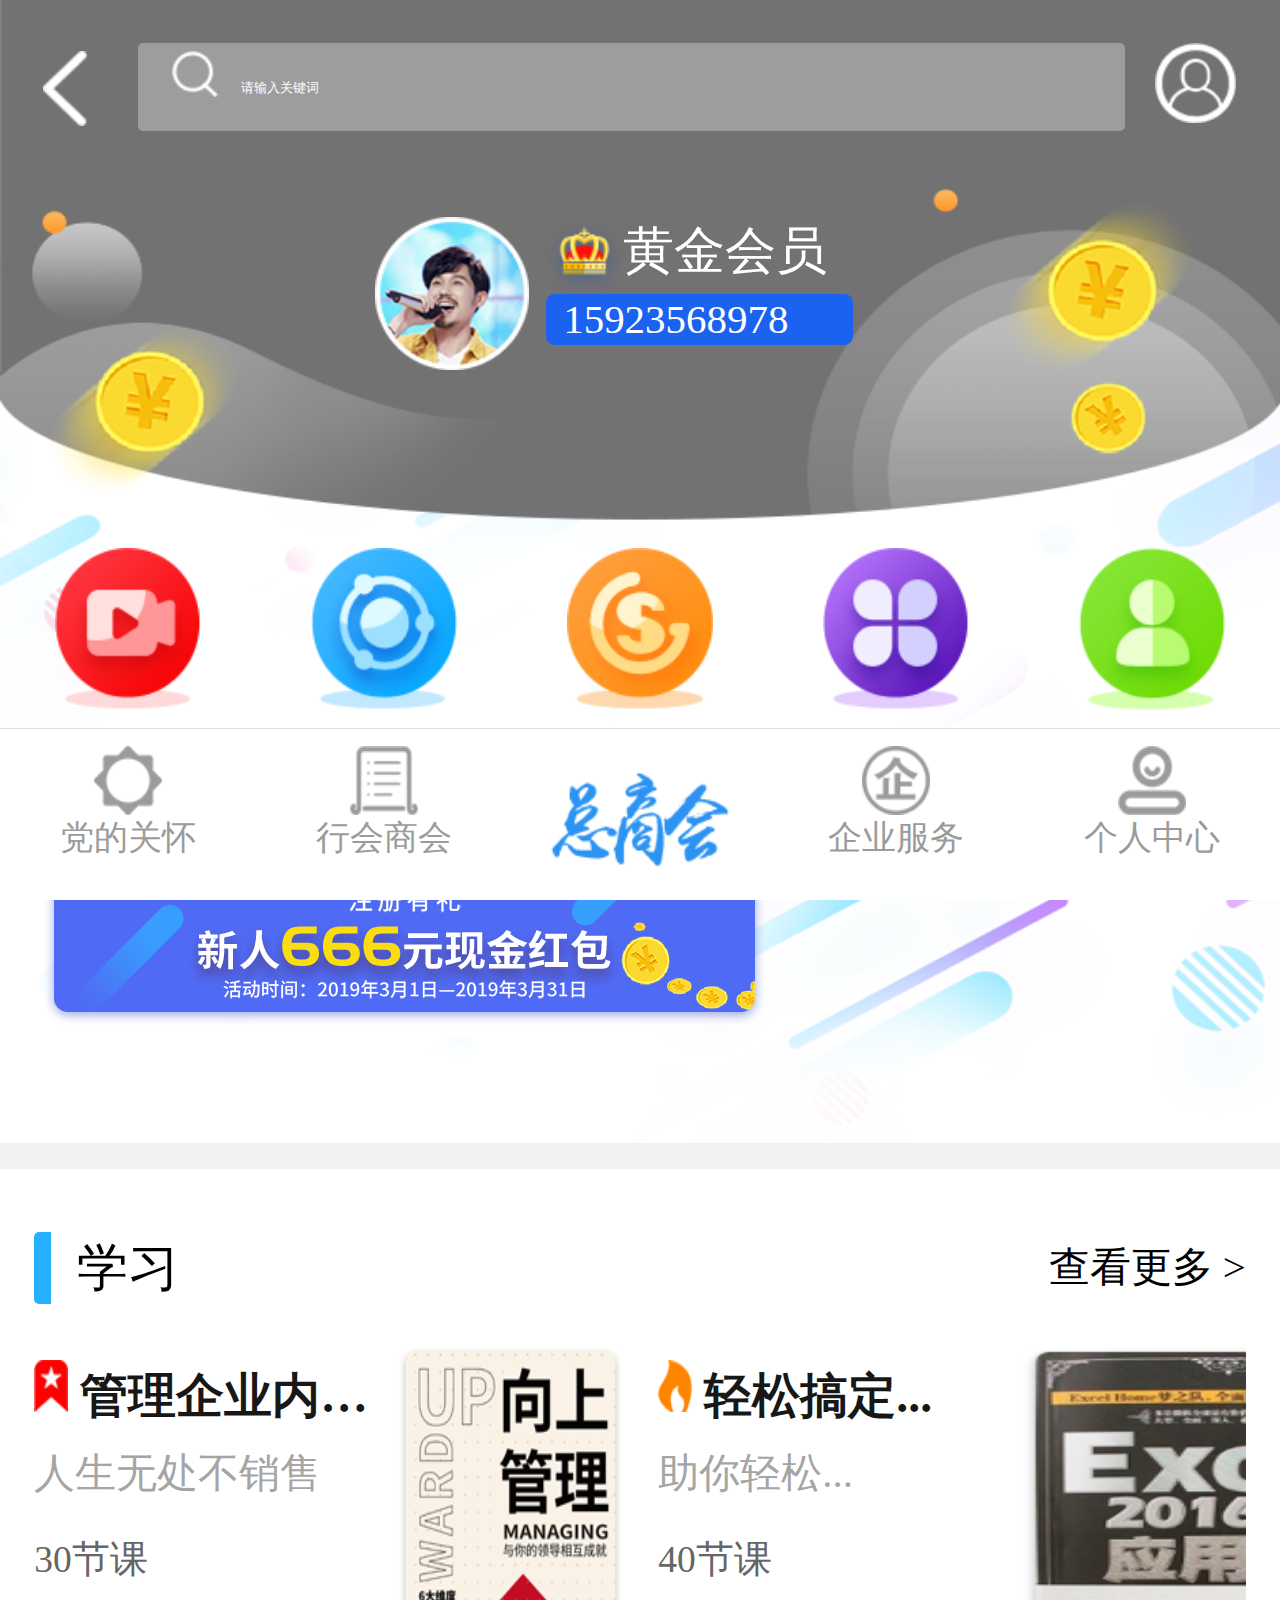
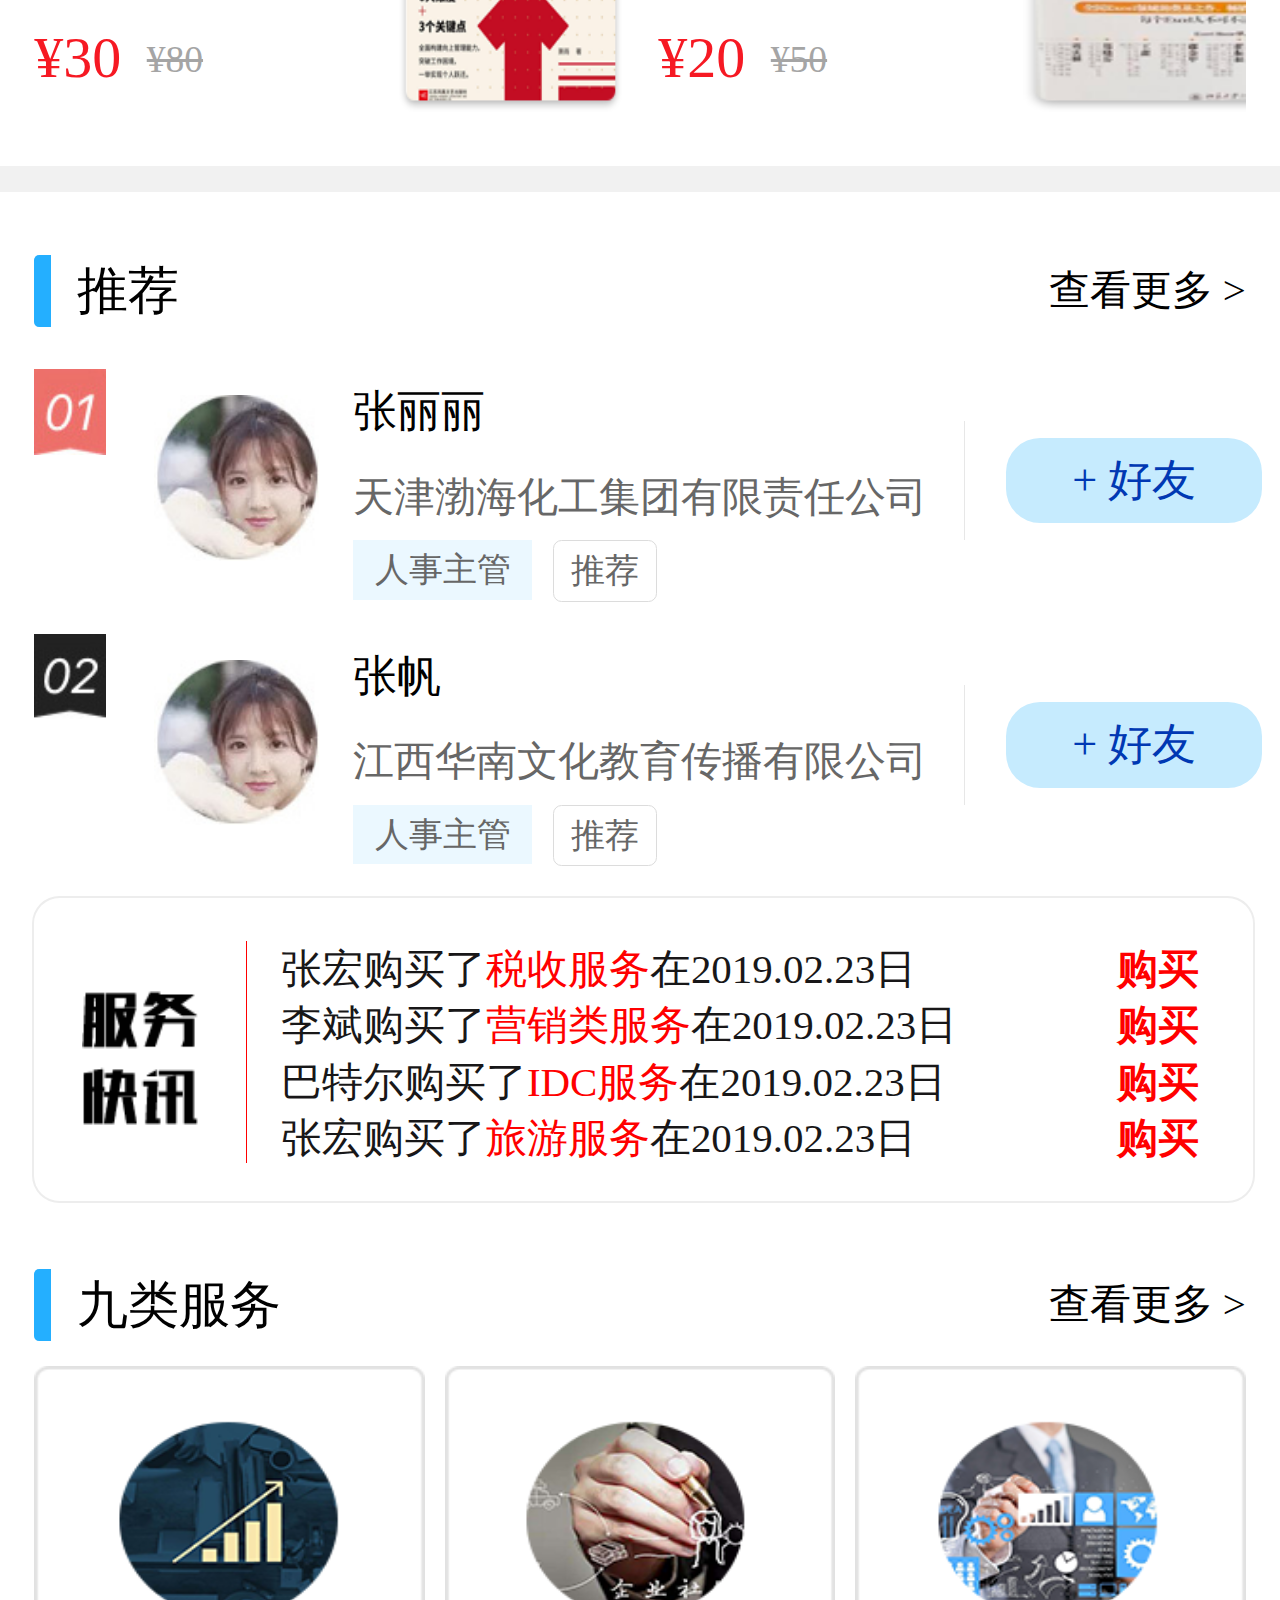
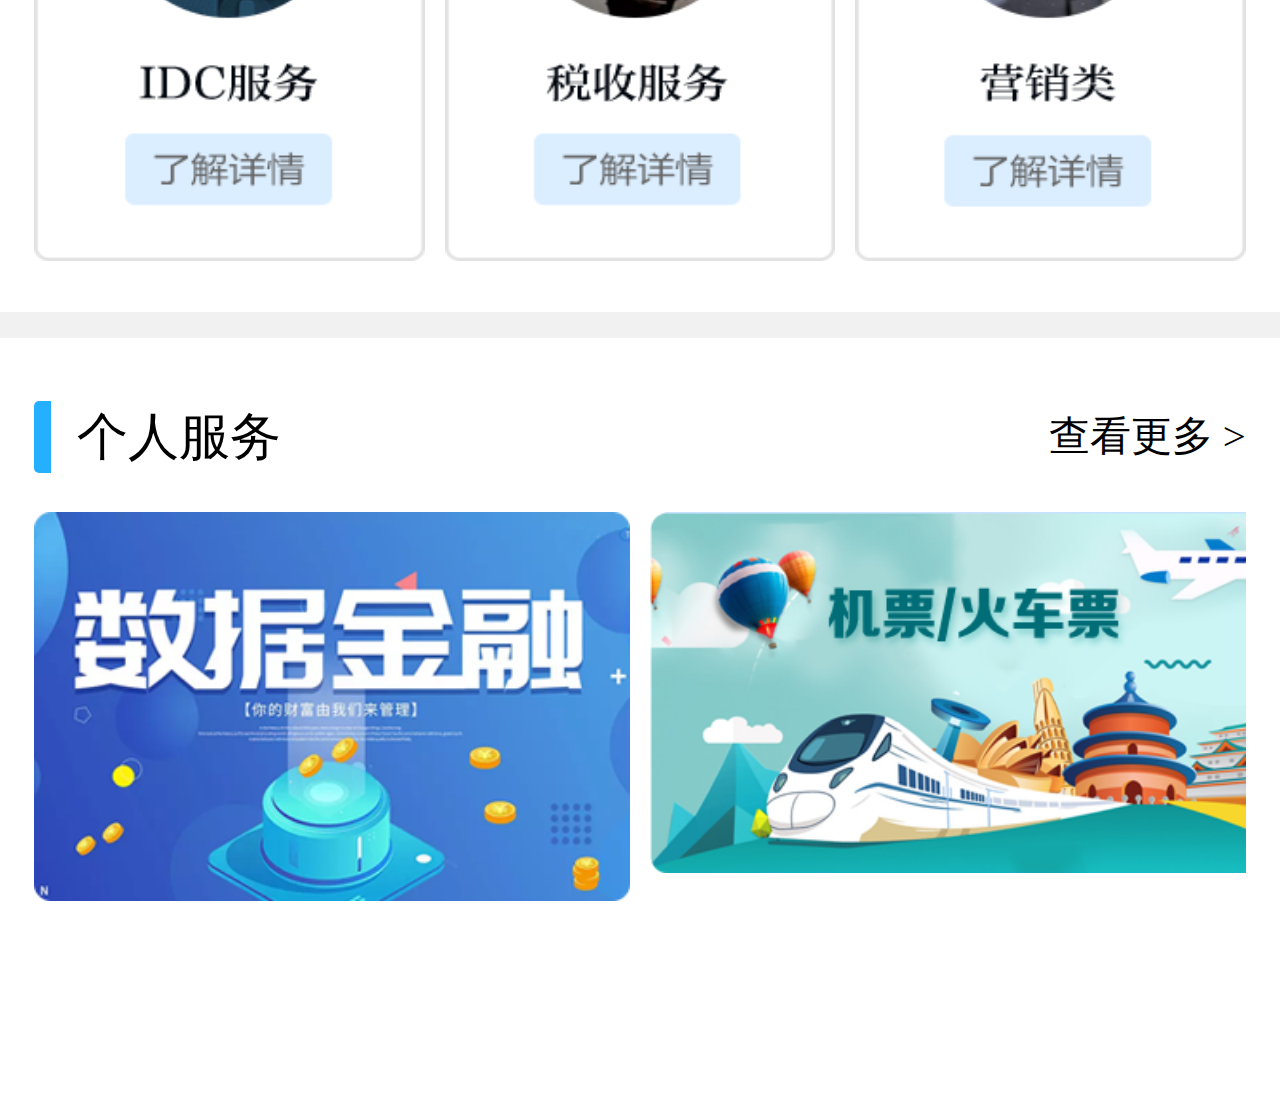
<file: index.html>
<!DOCTYPE html>
<html lang="en">
<head>
    <meta charset="UTF-8">
    <meta name="viewport" content="maximum-scale=1.0,minimum-scale=1.0,user-scalable=0,width=device-width,initial-scale=1.0"/>
    <meta name = "format-detection" content = "telephone=no">
    <title>首页</title>
    <link rel="stylesheet" href="css/index.css">
    <link rel="stylesheet" type="text/css" href="css/swiper.min.css"/>
    <style type="text/css">
    	.swiper-container {
	      width: 100%;
	      height: 100%;
	    }
	    .swiper-container img{
	      width: 100%;
	      height: 100%;
	    }
	    .swiper-slide {
	      text-align: center;
	      font-size: 18px;
	      background: #fff;
	
	      /* Center slide text vertically */
	      display: -webkit-box;
	      display: -ms-flexbox;
	      display: -webkit-flex;
	      display: flex;
	      -webkit-box-pack: center;
	      -ms-flex-pack: center;
	      -webkit-justify-content: center;
	      justify-content: center;
	      -webkit-box-align: center;
	      -ms-flex-align: center;
	      -webkit-align-items: center;
	      align-items: center;
	    }
    </style>
</head>
<body>
	<div class="indexBox">
		<div class="content">
			<!--头部导航-->
			<div class="topBox">
				<!--搜索-->
				<div class="searchBox clear">
					<div class="back pull-left">
						<img src="image/back.png"/>
					</div>
					<div class="search pull-left">
						<div class="searchImg"><img src="image/search.png"/></div>
						<input type="text" name="" id="" value="" placeholder="请输入关键词"/>
					</div>
					<div class="person pull-left">
						<img src="image/person.png"/>
					</div>
				</div>
				<!--头像-->
				<div class="headBox clear">
					<div class="headImg pull-left">
						<img src="image/head.png" alt="" />
					</div>
					<div class="nameBox pull-left">
						<div class="clear">
							<div class="imgBox pull-left">
								<img src="image/huangguan.png" alt="" />
							</div>
							<div class="name pull-left">黄金会员</div>
						</div>
						<div class="numBox"> 15923568978</div>
					</div>
				</div>
				<!--菜单-->
				<div class="menuBox clear">
					<ul class="menuUl clear">
						<li class="pull-left">
							<div class="menuImg">
								<img src="image/xuexi.png" alt="" />
							</div>
							<div class="menuName">学习</div>
						</li>
						<li class="pull-left">
							<div class="menuImg">
								<img src="image/renmai.png" alt="" />
							</div>
							<div class="menuName">人脉</div>
						</li>
						<li class="pull-left">
							<div class="menuImg">
								<img src="image/jihui.png" alt="" />
							</div>
							<div class="menuName">机会</div>
						</li>
						<li class="pull-left">
							<div class="menuImg">
								<img src="image/qiye.png" alt="" />
							</div>
							<div class="menuName">企业服务</div>
						</li>
						<li class="pull-left">
							<div class="menuImg">
								<img src="image/geren.png" alt="" />
							</div>
							<div class="menuName">个人服务</div>
						</li>
					</ul>
				</div>
				<!--广告-->
				<div class="advertisement">
					<img src="image/adv.png" alt="" />
				</div>
			</div>
			<!--学习-->
			<div class="studyBox">
				<div class="titleBox clear">
					<div class="titleName pull-left">
						学习
					</div>
					<div class="more pull-right">查看更多 ></div>
				</div>
				<div class="studyContent clear">
					<div class="contentBox pull-left">
						<div class="leftMessage pull-left">
							<div class="mesOne fontOver">
								<img src="image/st2.png" alt="" />
								管理企业内训...
							</div>
							<div class="mesTwo">人生无处不销售</div>
							<div class="mesThree">30节课</div>
							<div class="mesFour clear">
								<div class="newPrice pull-left">¥30</div>
								<div class="oddPrice pull-left">¥80</div>
							</div>
						</div>
						<div class="rightImg pull-right">
							<img src="image/st1.png" alt="" />
						</div>
					</div>
					<div class="contentBox pull-right">
						<div class="leftMessage pull-left">
							<div class="mesOne fontOver">
								<img src="image/st3.png" alt="" />
								轻松搞定...
							</div>
							<div class="mesTwo">助你轻松...</div>
							<div class="mesThree">40节课</div>
							<div class="mesFour clear">
								<div class="newPrice pull-left">¥20</div>
								<div class="oddPrice pull-left">¥50</div>
							</div>
						</div>
						<div class="rightImg pull-right">
							<img src="image/st4.png" alt="" />
						</div>
					</div>
				</div>
			</div>
			<!--推荐-->
			<div class="recommendBox">
				<div class="titleBox clear">
					<div class="titleName pull-left">
						推荐
					</div>
					<div class="more pull-right">查看更多 ></div>
				</div>
				<div class="recommendContent">
					<div class="recomDiv clear">
						<div class="leftBox pull-left">
							<img src="image/one_03.jpg" alt="" />
						</div>
						<div class="rightBox pull-right">
							<div class="clear">
								<div class="touxiang pull-left">
									<img src="image/tou_03.jpg" alt="" />
								</div>
								<div class="personMess pull-left">
									<div class="personOne">张丽丽</div>
									<div class="personTwo">天津渤海化工集团有限责任公司</div>
									<div class="personThree clear"> 
										<div class="position pull-left">人事主管</div>
										<div class="tuijian pull-left">推荐</div>
									</div>
								</div>
								<div class="add pull-left">
									<div class="addMore">
										+ 好友
									</div>
								</div>
							</div>
						</div>
					</div>
					<div class="recomDiv clear">
						<div class="leftBox pull-left">
							<img src="image/two_07.jpg" alt="" />
						</div>
						<div class="rightBox pull-right">
							<div class="clear">
								<div class="touxiang pull-left">
									<img src="image/tou_03.jpg" alt="" />
								</div>
								<div class="personMess pull-left">
									<div class="personOne">张帆</div>
									<div class="personTwo">江西华南文化教育传播有限公司</div>
									<div class="personThree clear"> 
										<div class="position pull-left">人事主管</div>
										<div class="tuijian pull-left">推荐</div>
									</div>
								</div>
								<div class="add pull-left">
									<div class="addMore">
										+ 好友
									</div>
								</div>
							</div>	
						</div>
					</div>
				</div>
				<!--服务快讯-->
				<div class="service clear">
					<div class="seviceLeft pull-left">
						<div class="seviceTitle">
							<img src="image/service.png" alt="" />
						</div>
					</div>
					<div class="serviceRight pull-left">
						<ul class="serviceUl">
							<li class="clear">
								<div class="pull-left oneDiv">
									张宏购买了<span style="color: red;">税收服务</span>在2019.02.23日
								</div>
								<div class="pull-right" style="color: red;font-weight: bold;">购买</div>
							</li>
							<li class="clear">
								<div class="pull-left oneDiv">
									李斌购买了<span style="color: red;">营销类服务</span>在2019.02.23日
								</div>
								<div class="pull-right" style="color: red;font-weight: bold;">购买</div>
							</li>
							<li class="clear">
								<div class="pull-left oneDiv">
									巴特尔购买了<span style="color: red;">IDC服务</span>在2019.02.23日
								</div>
								<div class="pull-right" style="color: red;font-weight: bold;">购买</div>
							</li>
							<li class="clear">
								<div class="pull-left oneDiv">
									张宏购买了<span style="color: red;">旅游服务</span>在2019.02.23日
								</div>
								<div class="pull-right" style="color: red;font-weight: bold;">购买</div>
							</li>
						</ul>
					</div>
				</div>
				<!--九类服务-->
				<div class="nineServices">
					<div class="titleBox clear">
						<div class="titleName pull-left">
							九类服务
						</div>
						<div class="more pull-right">查看更多 ></div>
					</div>
					<div class="nineBox">
						<div class="swiper-container" id="swiper-containerOne">
						    <div class="swiper-wrapper">
						        <div class="swiper-slide">
						        	<img src="image/tu1.png" alt="" />
						        </div>
						        <div class="swiper-slide">
						        	<img src="image/tu2.png" alt="" />
						        </div>
						        <div class="swiper-slide">
						        	<img src="image/tu3.png" alt="" />
						        </div>
						        <div class="swiper-slide">
						        	<img src="image/tu1.png" alt="" />
						        </div>
						        <div class="swiper-slide">
						        	<img src="image/tu2.png" alt="" />
						        </div>
						    </div>
						</div>
					</div>
				</div>
			</div>
			<!--个人服务-->
			<div class="personalService">
				<div class="titleBox clear">
					<div class="titleName pull-left">
						个人服务
					</div>
					<div class="more pull-right">查看更多 ></div>
				</div>
				<div class="personalBox">
					<div class="swiper-container" id="swiper-containerTwo">
					    <div class="swiper-wrapper">
					        <div class="swiper-slide">
					        	<img src="image/tu4.png" alt="" />
					        </div>
					        <div class="swiper-slide">
					        	<img src="image/tu5.png" alt="" />
					        </div>
					        <div class="swiper-slide">
					        	<img src="image/tu4.png" alt="" />
					        </div>
					    </div>
					</div>
				</div>
			</div>
		</div>
		
		<!--底部导航-->
		<div class="footMenu">
			<ul class="footUl clear">
				<li class="pull-left">
					<div class="footImg">
						<img src="image/foot1.png" alt="" />
					</div>
					<span>党的关怀</span>
				</li>
				<li class="pull-left">
					<div class="footImg">
						<img src="image/foot2.png" alt="" />
					</div>
					<span>行会商会</span>
				</li>
				<li class="pull-left">
					<div class="footImgOne">
						<img src="image/foot3.png" alt="" />
					</div>
				</li>
				<li class="pull-left">
					<div class="footImg">
						<img src="image/foot4.png" alt="" />
					</div>
					<span>企业服务</span>
				</li>
				<li class="pull-left">
					<div class="footImg">
						<img src="image/foot5.png" alt="" />
					</div>
					<span>个人中心</span>
				</li>
			</ul>
		</div>
	</div>
	
</body> 
</html>
<script type="text/javascript" src="js/swiper.min.js"></script>
<script type="text/javascript">
	var swiper = new Swiper('#swiper-containerOne', {
      slidesPerView: 3,
      spaceBetween: 20,
      slidesPerGroup: 3,
      loop: true,
      autoplay:true
    });
    var swiper = new Swiper('#swiper-containerTwo', {
      slidesPerView: 2,
      spaceBetween: 20,
      slidesPerGroup: 2,
      loop: true,
      autoplay:true
    });
</script>
</file>
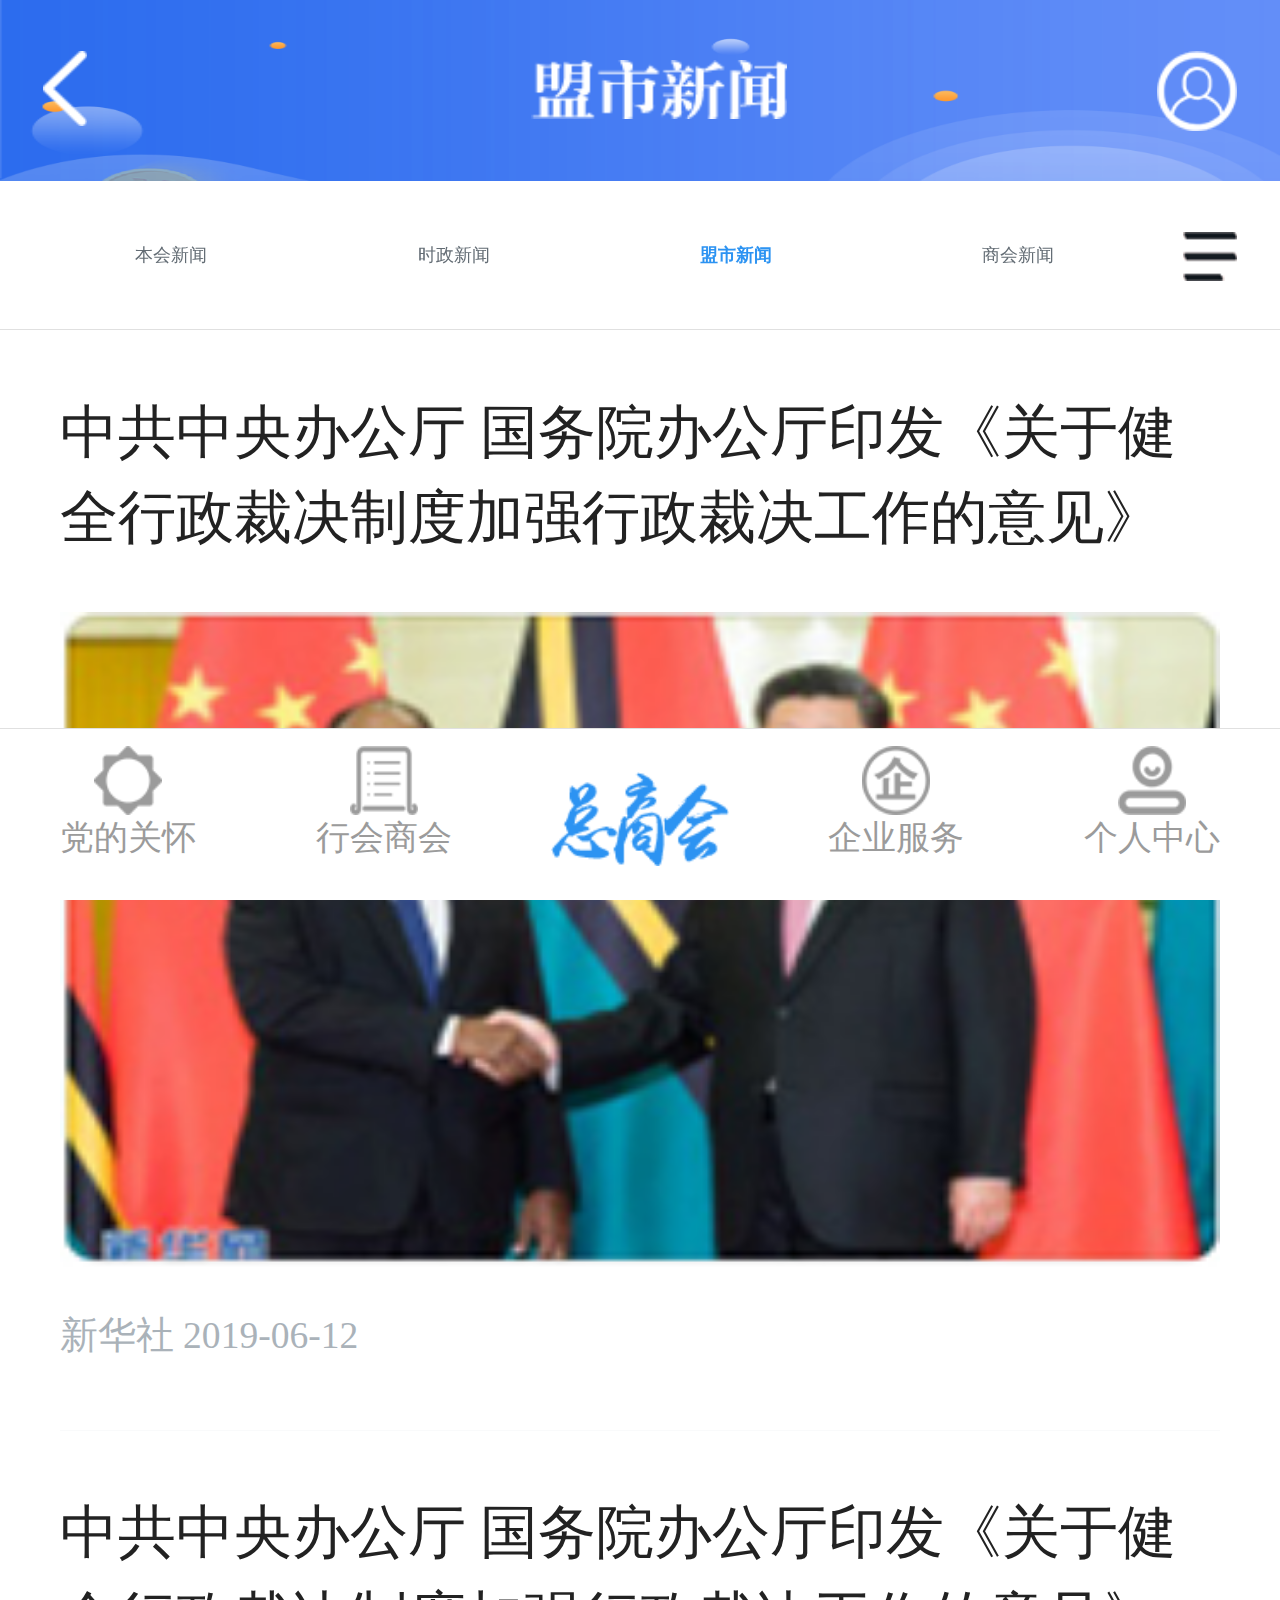
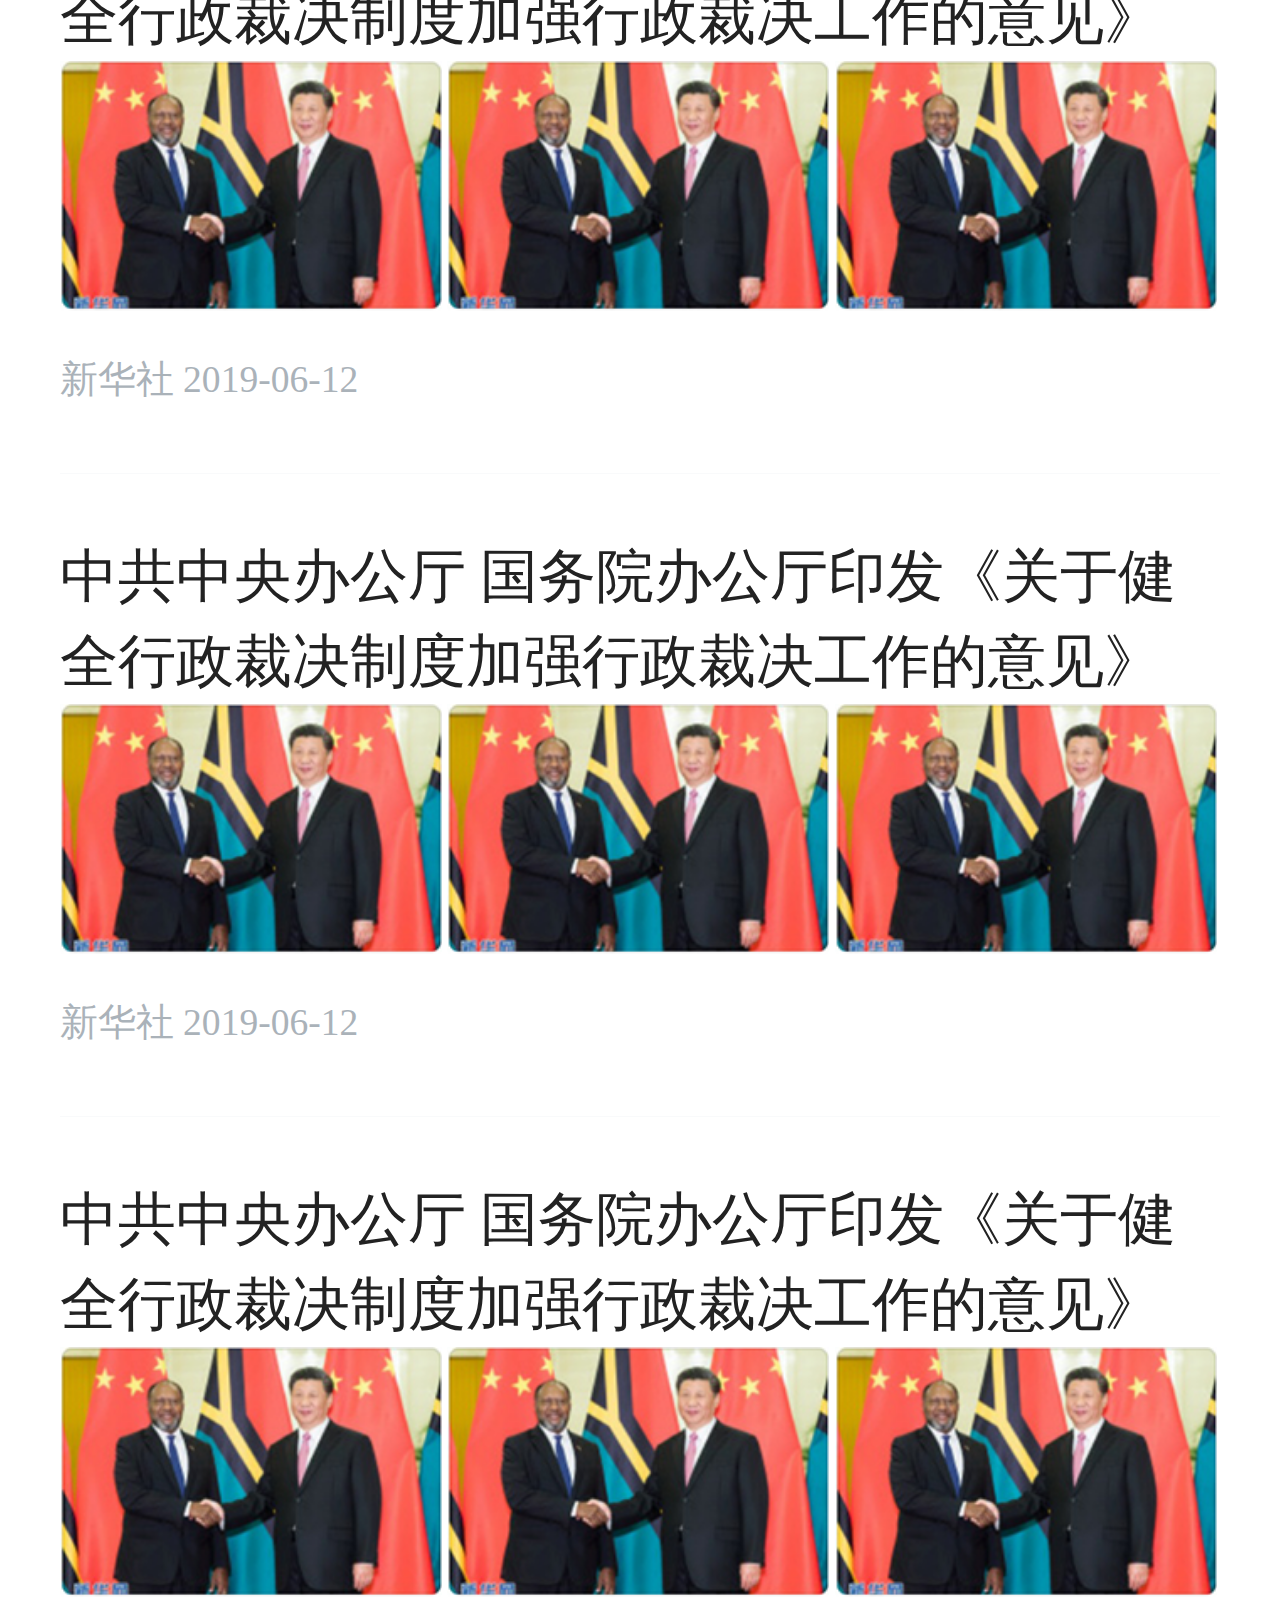
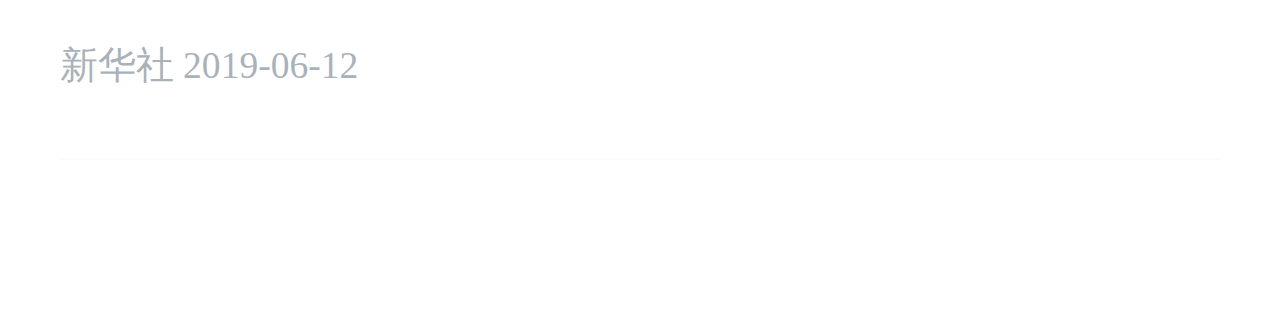
<file: html/allianceCityNews.html>
<!DOCTYPE html>
<html lang="en">
<head>
    <meta charset="UTF-8">
    <meta name="viewport" content="maximum-scale=1.0,minimum-scale=1.0,user-scalable=0,width=device-width,initial-scale=1.0"/>
    <meta name = "format-detection" content = "telephone=no">
    <title>盟市新闻</title>
    <link rel="stylesheet" href="../css/news.css">
    <link rel="stylesheet" type="text/css" href="../css/swiper.min.css"/>
    <style type="text/css">
    	.swiper-container {
	      width: 90%;
	      height: 100%;
	      margin: 0 !important;
	    }
	    .swiper-container img{
	      width: 100%;
	      height: 100%;
	    }
	    .swiper-slide {
	      text-align: center;
	      font-size: 18px;
	      background: #fff;
	
	      /* Center slide text vertically */
	      display: -webkit-box;
	      display: -ms-flexbox;
	      display: -webkit-flex;
	      display: flex;
	      -webkit-box-pack: center;
	      -ms-flex-pack: center;
	      -webkit-justify-content: center;
	      justify-content: center;
	      -webkit-box-align: center;
	      -ms-flex-align: center;
	      -webkit-align-items: center;
	      align-items: center;
	    }
    </style>
</head>
<body>
	<div class="bigBox">
		<div class="messageBox">
			<!--头部-->
			<div class="newsTitle clear">
				<div class="newsback pull-left">
					<img src="../image/jn-image/back.png" alt="" />
				</div>
				<div class="biaoti pull-left">
					<img src="../image/jn-image/msxw.png" alt="" />
				</div>
				<div class="person pull-right">
					<img src="../image/jn-image/person.png"/>
				</div>
			</div>
			<!--菜单-->
			<div class="newsMenu">
				<div class="swiper-container" id="swiper-containerOne">
				    <div class="swiper-wrapper">
				        <div class="swiper-slide">
				        	<a href="">本会新闻</a>
				        </div>
			        	<div class="swiper-slide">
				        	<a href="currentNews.html" >时政新闻</a>
				        </div>
			        	<div class="swiper-slide newsActive">
				        	<a href="#" style="color: #2c93f2;">盟市新闻</a>
				        </div>
			        	<div class="swiper-slide">
				        	<a href="commerceNews.html">商会新闻</a>
				        </div>
			        	<div class="swiper-slide">
				        	<a href="newsPolicy.html">最新政策</a>
				        </div>
			        	<div class="swiper-slide">
				        	<a href="">法律法规</a>
				        </div>
			        	<div class="swiper-slide">
				        	<a href="">政策公开</a>
				        </div>
				    </div>
				</div>
				<div class="newsMore">
			    	<img src="../image/jn-image/newsMore.png" alt="" />
			    </div>
			</div>
			<!--内容-->
			<div class="currentContent">
				<ul class="currentnewsUl">
					<li class="clear">
						<div class="newsZi">中共中央办公厅 国务院办公厅印发《关于健
		全行政裁决制度加强行政裁决工作的意见》ffffff</div>
						<div class="boxImg">
							<img src="../image/jn-image/tu.png" alt="" />
						</div>
						<div class="newsTime">新华社  2019-06-12</div>
					</li>
					<li class="clear">
						<div class="newsZi">中共中央办公厅 国务院办公厅印发《关于健
		全行政裁决制度加强行政裁决工作的意见》ffffff</div>
						<div class="currentImg clear">
							<div class="currentImgbox pull-left">
								<img src="../image/jn-image/tu.png" alt="" />
							</div>
							<div class="currentImgbox pull-left">
								<img src="../image/jn-image/tu.png" alt="" />
							</div>
							<div class="currentImgbox pull-left">
								<img src="../image/jn-image/tu.png" alt="" />
							</div>
						</div>
						<div class="newsTime">新华社  2019-06-12</div>
					</li>
					<li class="clear">
						<div class="newsZi">中共中央办公厅 国务院办公厅印发《关于健
		全行政裁决制度加强行政裁决工作的意见》ffffff</div>
						<div class="currentImg clear">
							<div class="currentImgbox pull-left">
								<img src="../image/jn-image/tu.png" alt="" />
							</div>
							<div class="currentImgbox pull-left">
								<img src="../image/jn-image/tu.png" alt="" />
							</div>
							<div class="currentImgbox pull-left">
								<img src="../image/jn-image/tu.png" alt="" />
							</div>
						</div>
						<div class="newsTime">新华社  2019-06-12</div>
					</li>
					<li class="clear">
						<div class="newsZi">中共中央办公厅 国务院办公厅印发《关于健
		全行政裁决制度加强行政裁决工作的意见》ffffff</div>
						<div class="currentImg clear">
							<div class="currentImgbox pull-left">
								<img src="../image/jn-image/tu.png" alt="" />
							</div>
							<div class="currentImgbox pull-left">
								<img src="../image/jn-image/tu.png" alt="" />
							</div>
							<div class="currentImgbox pull-left">
								<img src="../image/jn-image/tu.png" alt="" />
							</div>
						</div>
						<div class="newsTime">新华社  2019-06-12</div>
					</li>
				</ul>
			</div>
		</div>
		<!--底部导航-->
		<div class="footMenu">
			<ul class="footUl clear">
				<li class="pull-left">
					<div class="footImg">
						<img src="../image/jn-image/foot1.png" alt="" />
					</div>
					<span>党的关怀</span>
				</li>
				<li class="pull-left">
					<div class="footImg">
						<img src="../image/jn-image/foot2.png" alt="" />
					</div>
					<span>行会商会</span>
				</li>
				<li class="pull-left">
					<div class="footImgOne">
						<img src="../image/jn-image/foot3.png" alt="" />
					</div>
				</li>
				<li class="pull-left">
					<div class="footImg">
						<img src="../image/jn-image/foot4.png" alt="" />
					</div>
					<span>企业服务</span>
				</li>
				<li class="pull-left">
					<div class="footImg">
						<img src="../image/jn-image/foot5.png" alt="" />
					</div>
					<span>个人中心</span>
				</li>
			</ul>
		</div>
	</div>		
</body>
</html>
<script type="text/javascript" src="../js/jquery.min.js"></script>
<script type="text/javascript" src="../js/swiper.min.js"></script>
<script type="text/javascript">
	var swiper = new Swiper('#swiper-containerOne', {
      slidesPerView: 4,
      spaceBetween: 8,
      slidesPerGroup: 3,
   });
   $('.newsMenu .swiper-slide').click(function(){
	   	$(this).siblings().find('a').css('color','#636c74');
	   	$(this).find('a').css('color','#2c93f2');
	   	$(this).siblings().removeClass('newsActive');
	   	$(this).addClass('newsActive');
   	})
</script>
</file>
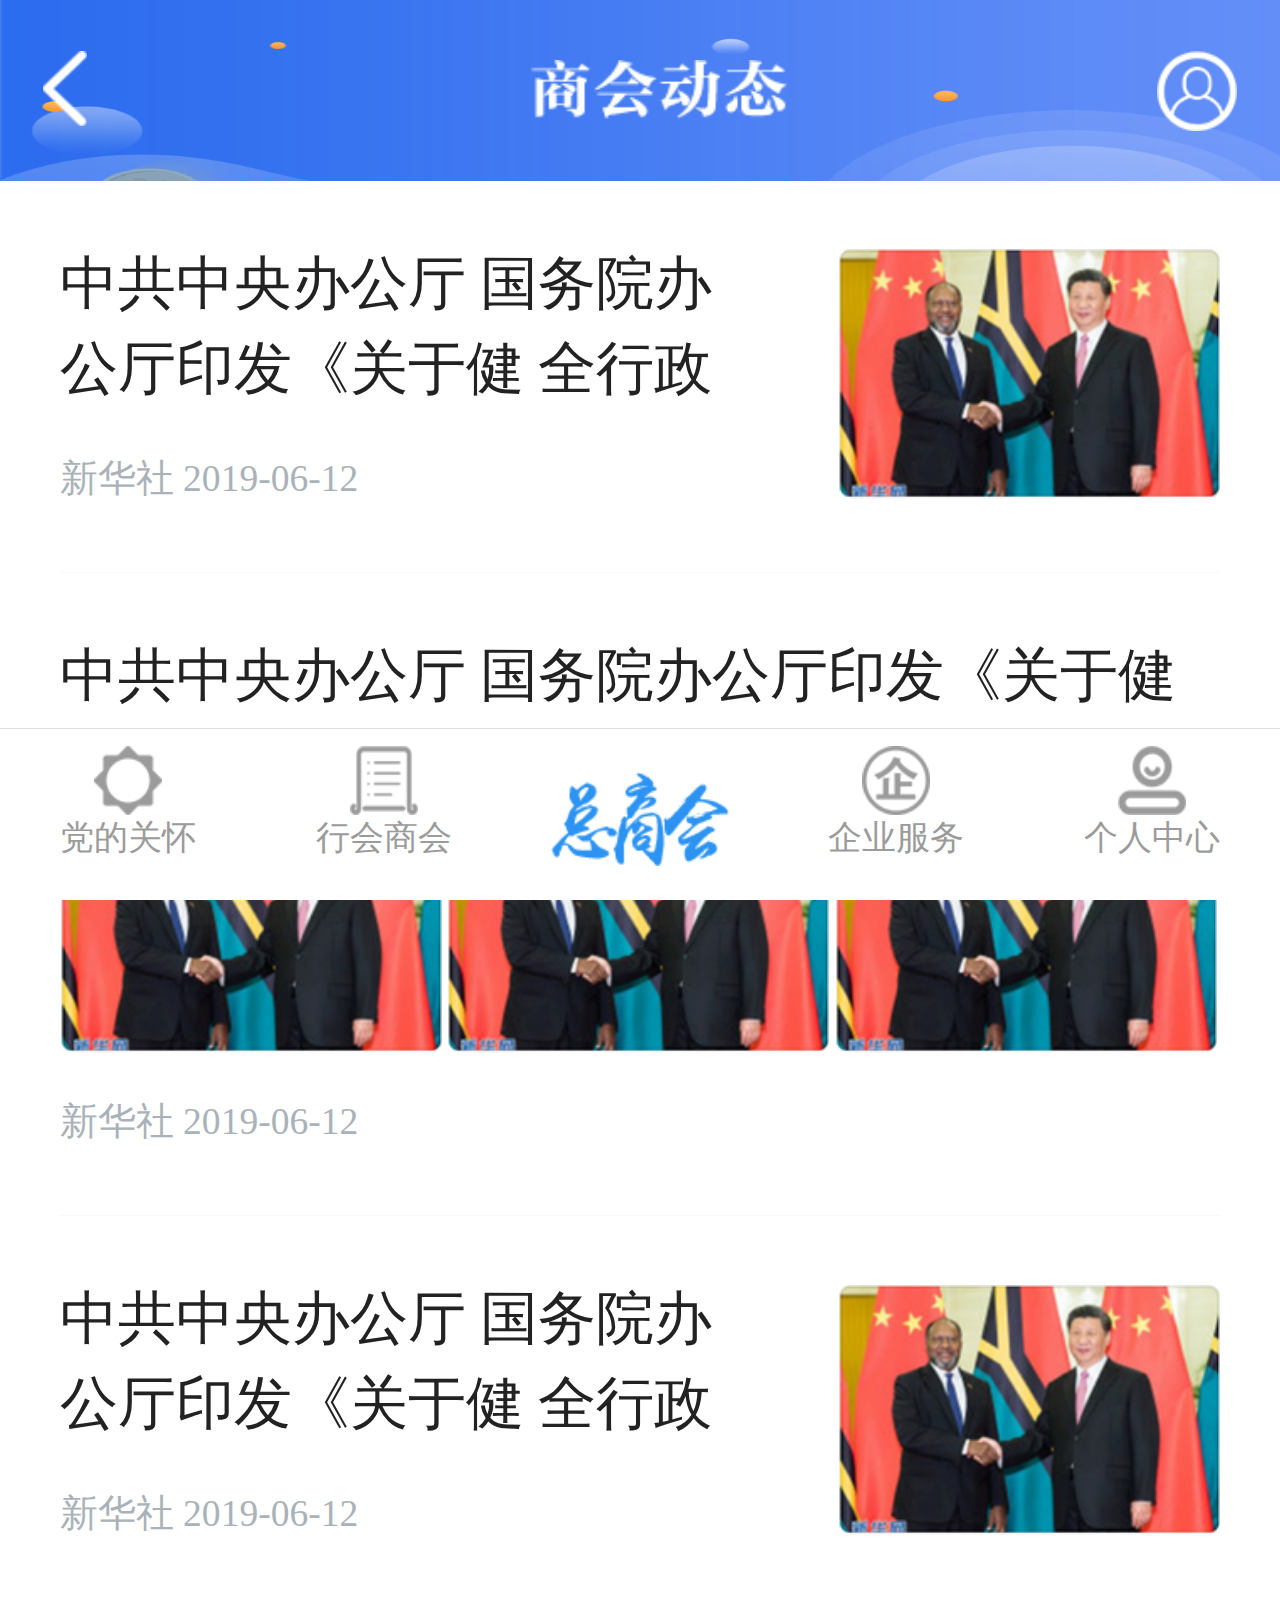
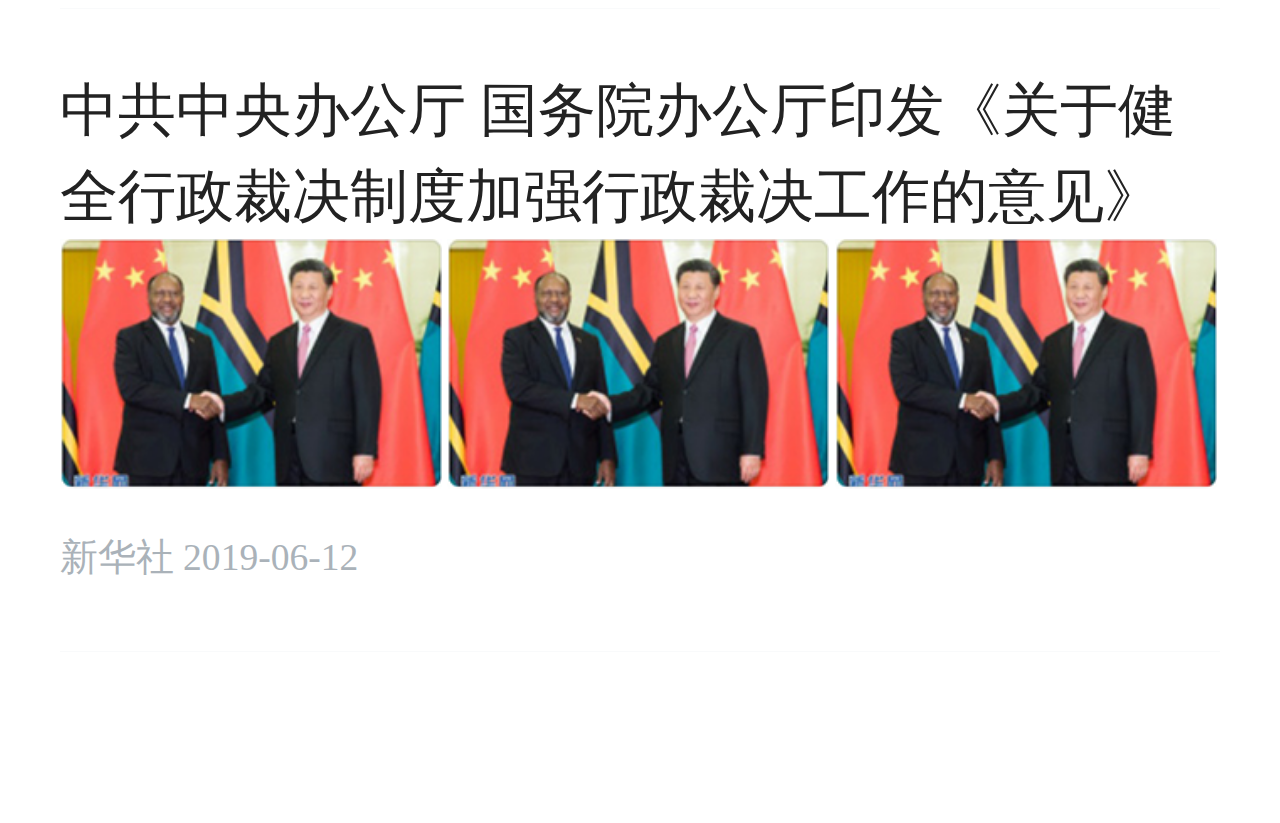
<file: html/commerceChamber.html>
<!DOCTYPE html>
<html lang="en">
<head>
    <meta charset="UTF-8">
    <meta name="viewport" content="maximum-scale=1.0,minimum-scale=1.0,user-scalable=0,width=device-width,initial-scale=1.0"/>
    <meta name = "format-detection" content = "telephone=no">
    <title>商会动态</title>
    <link rel="stylesheet" href="../css/news.css">
</head>
<body>
	<div class="bigBox">
		<div class="messageBox">
			<!--头部-->
			<div class="newsTitle clear">
				<div class="newsback pull-left">
					<img src="../image/jn-image/back.png" alt="" />
				</div>
				<div class="biaoti pull-left">
					<img src="../image/jn-image/shdt.png" alt="" />
				</div>
				<div class="person pull-right">
					<img src="../image/jn-image/person.png"/>
				</div>
			</div>
			<!--内容-->
			<div class="currentContent">
				<ul class="currentnewsUl">
					<li class="clear">
						<div class="pull-left newsLeft">
							<div class="newsZi">中共中央办公厅 国务院办公厅印发《关于健
		全行政裁决制度加强行政裁决工作的意见》ffffff</div>
							<div class="newsTime">新华社  2019-06-12</div>
						</div>
						<div class="newsRight pull-right">
							<img src="../image/jn-image/tu.png" alt="" />
						</div>
					</li>
					<li class="clear">
						<div class="newsZi">中共中央办公厅 国务院办公厅印发《关于健
		全行政裁决制度加强行政裁决工作的意见》ffffff</div>
						<div class="currentImg clear">
							<div class="currentImgbox pull-left">
								<img src="../image/jn-image/tu.png" alt="" />
							</div>
							<div class="currentImgbox pull-left">
								<img src="../image/jn-image/tu.png" alt="" />
							</div>
							<div class="currentImgbox pull-left">
								<img src="../image/jn-image/tu.png" alt="" />
							</div>
						</div>
						<div class="newsTime">新华社  2019-06-12</div>
					</li>
					<li class="clear">
						<div class="pull-left newsLeft">
							<div class="newsZi">中共中央办公厅 国务院办公厅印发《关于健
		全行政裁决制度加强行政裁决工作的意见》ffffff</div>
							<div class="newsTime">新华社  2019-06-12</div>
						</div>
						<div class="newsRight pull-right">
							<img src="../image/jn-image/tu.png" alt="" />
						</div>
					</li>
					<li class="clear">
						<div class="newsZi">中共中央办公厅 国务院办公厅印发《关于健
		全行政裁决制度加强行政裁决工作的意见》ffffff</div>
						<div class="currentImg clear">
							<div class="currentImgbox pull-left">
								<img src="../image/jn-image/tu.png" alt="" />
							</div>
							<div class="currentImgbox pull-left">
								<img src="../image/jn-image/tu.png" alt="" />
							</div>
							<div class="currentImgbox pull-left">
								<img src="../image/jn-image/tu.png" alt="" />
							</div>
						</div>
						<div class="newsTime">新华社  2019-06-12</div>
					</li>
				</ul>
			</div>
		</div>
		<!--底部导航-->
		<div class="footMenu">
			<ul class="footUl clear">
				<li class="pull-left">
					<div class="footImg">
						<img src="../image/jn-image/foot1.png" alt="" />
					</div>
					<span>党的关怀</span>
				</li>
				<li class="pull-left">
					<div class="footImg">
						<img src="../image/jn-image/foot2.png" alt="" />
					</div>
					<span>行会商会</span>
				</li>
				<li class="pull-left">
					<div class="footImgOne">
						<img src="../image/jn-image/foot3.png" alt="" />
					</div>
				</li>
				<li class="pull-left">
					<div class="footImg">
						<img src="../image/jn-image/foot4.png" alt="" />
					</div>
					<span>企业服务</span>
				</li>
				<li class="pull-left">
					<div class="footImg">
						<img src="../image/jn-image/foot5.png" alt="" />
					</div>
					<span>个人中心</span>
				</li>
			</ul>
		</div>
	</div>		
</body>
</html>
<script type="text/javascript" src="../js/jquery.min.js"></script>
<script type="text/javascript" src="../js/swiper.min.js"></script>
<script type="text/javascript">
	var swiper = new Swiper('#swiper-containerOne', {
      slidesPerView: 4,
      spaceBetween: 8,
      slidesPerGroup: 3,
     
//    autoplay:true
   });
   $('.newsMenu .swiper-slide').click(function(){
   	$(this).siblings().removeClass('newsActive');
   	$(this).addClass('newsActive');
   })
</script>
</file>
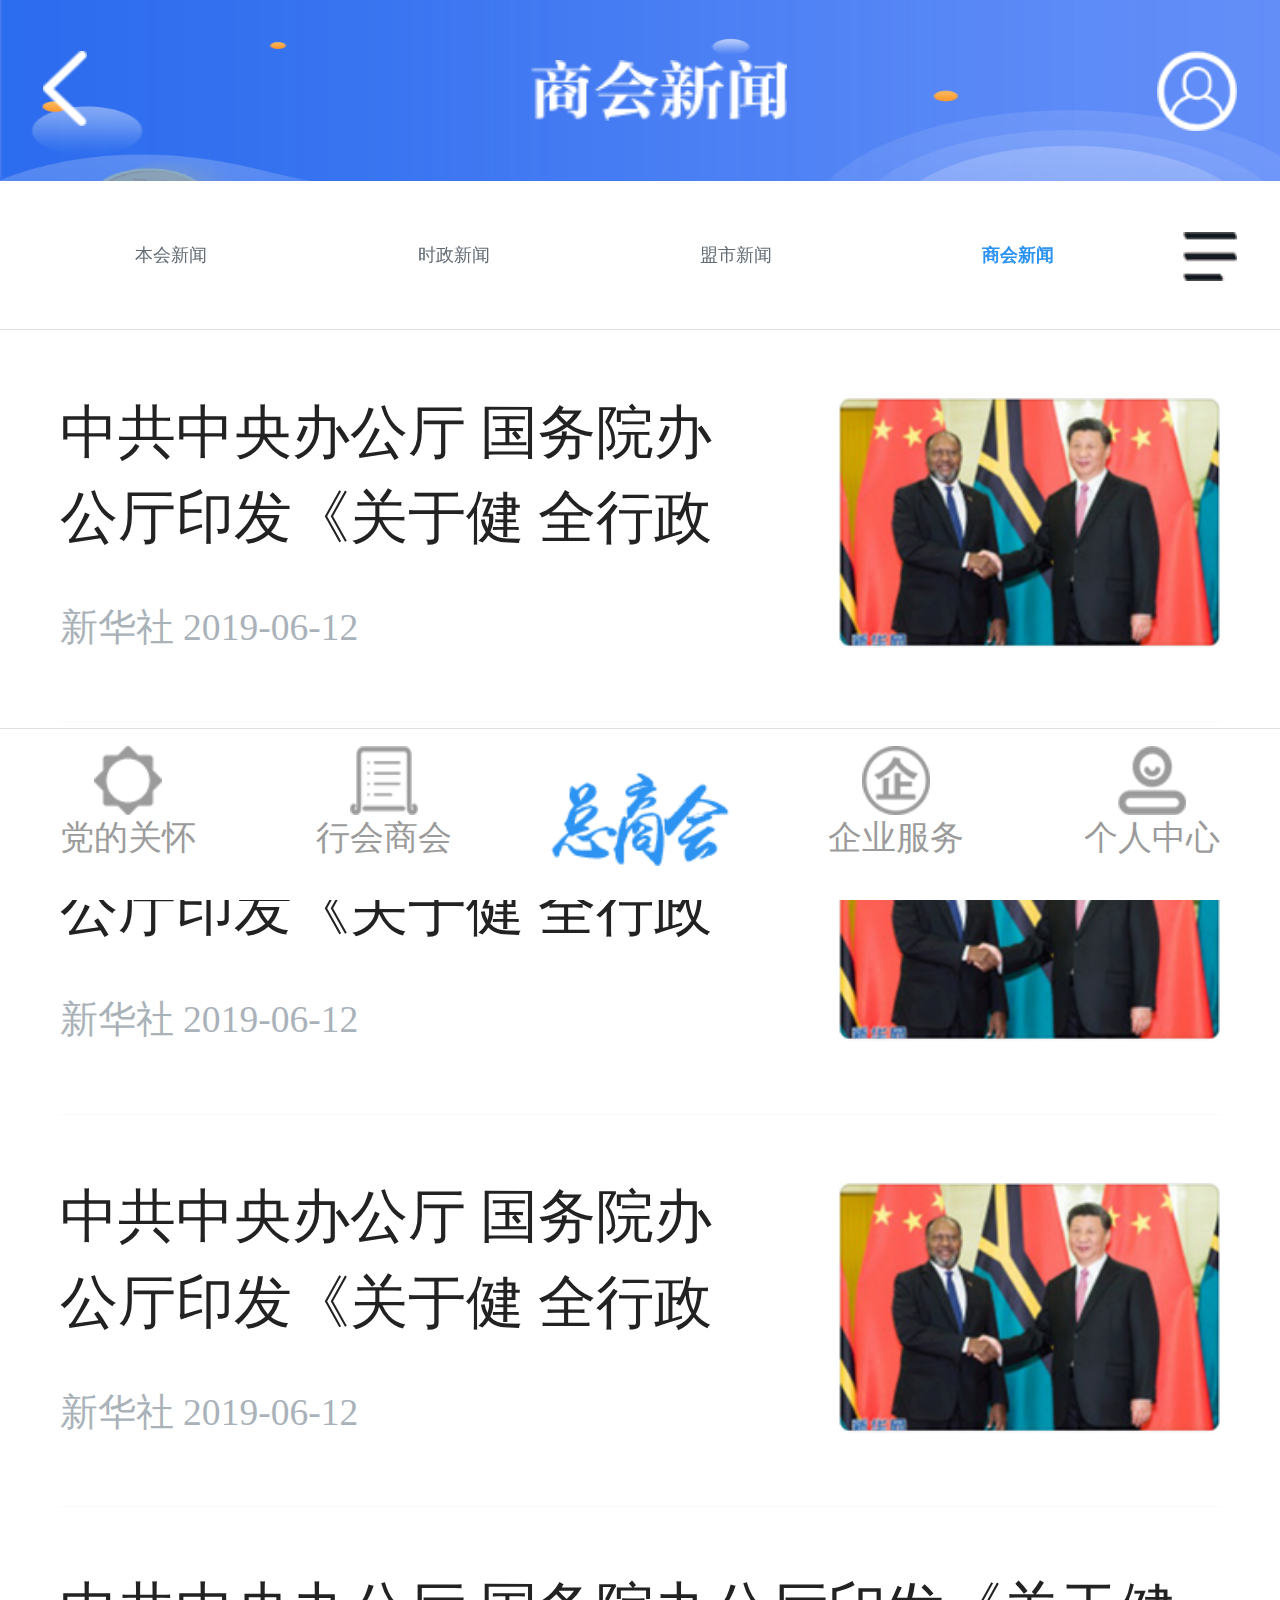
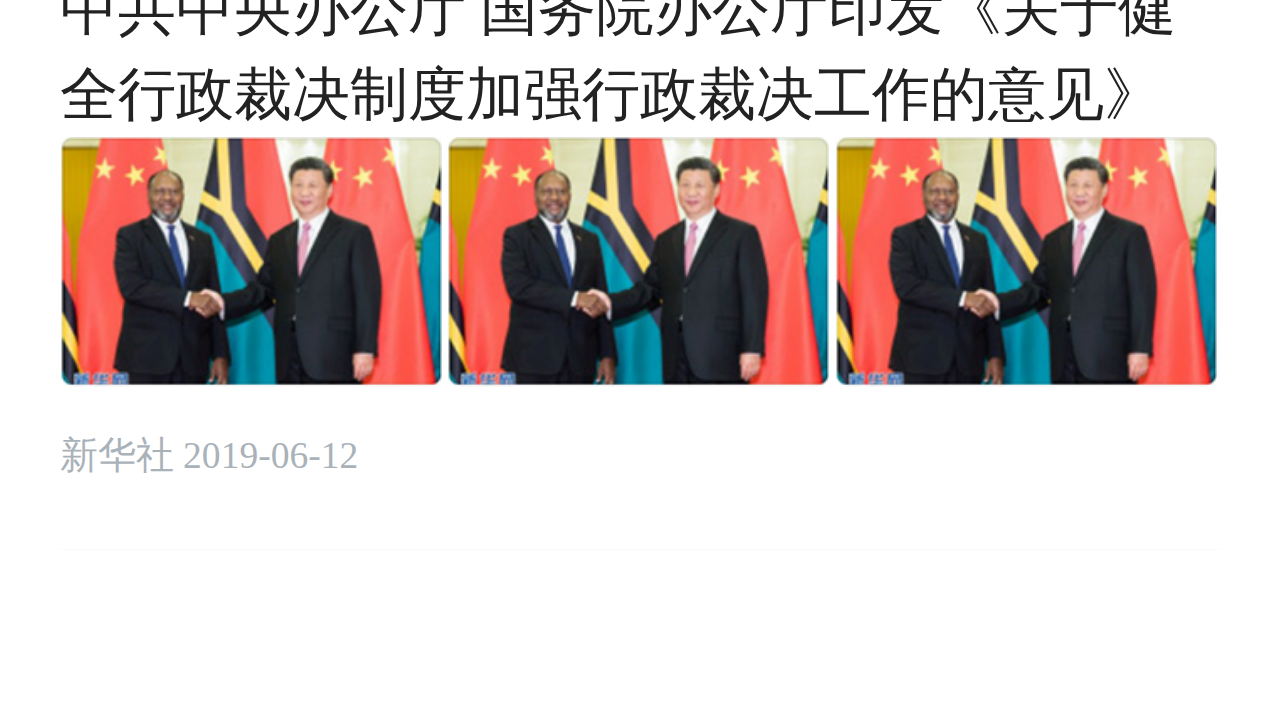
<file: html/commerceNews.html>
<!DOCTYPE html>
<html lang="en">
<head>
    <meta charset="UTF-8">
    <meta name="viewport" content="maximum-scale=1.0,minimum-scale=1.0,user-scalable=0,width=device-width,initial-scale=1.0"/>
    <meta name = "format-detection" content = "telephone=no">
    <title>商会新闻</title>
    <link rel="stylesheet" href="../css/news.css">
    <link rel="stylesheet" type="text/css" href="../css/swiper.min.css"/>
    <style type="text/css">
    	.swiper-container {
	      width: 90%;
	      height: 100%;
	      margin: 0 !important;
	    }
	    .swiper-container img{
	      width: 100%;
	      height: 100%;
	    }
	    .swiper-slide {
	      text-align: center;
	      font-size: 18px;
	      background: #fff;
	
	      /* Center slide text vertically */
	      display: -webkit-box;
	      display: -ms-flexbox;
	      display: -webkit-flex;
	      display: flex;
	      -webkit-box-pack: center;
	      -ms-flex-pack: center;
	      -webkit-justify-content: center;
	      justify-content: center;
	      -webkit-box-align: center;
	      -ms-flex-align: center;
	      -webkit-align-items: center;
	      align-items: center;
	    }
    </style>
</head>
<body>
	<div class="bigBox">
		<div class="messageBox">
			<!--头部-->
			<div class="newsTitle clear">
				<div class="newsback pull-left">
					<img src="../image/jn-image/back.png" alt="" />
				</div>
				<div class="biaoti pull-left">
					<img src="../image/jn-image/shxw.png" alt="" />
				</div>
				<div class="person pull-right">
					<img src="../image/jn-image/person.png"/>
				</div>
			</div>
			<!--菜单-->
			<div class="newsMenu">
				<div class="swiper-container" id="swiper-containerOne">
				    <div class="swiper-wrapper">
				        <div class="swiper-slide">
				        	<a href="">本会新闻</a>
				        </div>
			        	<div class="swiper-slide">
				        	<a href="currentNews.html" >时政新闻</a>
				        </div>
			        	<div class="swiper-slide">
				        	<a href="allianceCityNews.html" >盟市新闻</a>
				        </div>
			        	<div class="swiper-slide newsActive">
				        	<a href="#" style="color: #2c93f2;">商会新闻</a>
				        </div>
			        	<div class="swiper-slide">
				        	<a href="newsPolicy.html">最新政策</a>
				        </div>
			        	<div class="swiper-slide">
				        	<a href="">法律法规</a>
				        </div>
			        	<div class="swiper-slide">
				        	<a href="">政策公开</a>
				        </div>
				    </div>
				</div>
				<div class="newsMore">
			    	<img src="../image/jn-image/newsMore.png" alt="" />
			    </div>
			</div>
			<!--内容-->
			<div class="currentContent">
				<ul class="currentnewsUl">
					<li class="clear">
						<div class="pull-left newsLeft">
							<div class="newsZi">中共中央办公厅 国务院办公厅印发《关于健
		全行政裁决制度加强行政裁决工作的意见》ffffff</div>
							<div class="newsTime">新华社  2019-06-12</div>
						</div>
						<div class="newsRight pull-right">
							<img src="../image/jn-image/tu.png" alt="" />
						</div>
					</li>
					<li class="clear">
						<div class="pull-left newsLeft">
							<div class="newsZi">中共中央办公厅 国务院办公厅印发《关于健
		全行政裁决制度加强行政裁决工作的意见》ffffff</div>
							<div class="newsTime">新华社  2019-06-12</div>
						</div>
						<div class="newsRight pull-right">
							<img src="../image/jn-image/tu.png" alt="" />
						</div>
					</li>
					<li class="clear">
						<div class="pull-left newsLeft">
							<div class="newsZi">中共中央办公厅 国务院办公厅印发《关于健
		全行政裁决制度加强行政裁决工作的意见》ffffff</div>
							<div class="newsTime">新华社  2019-06-12</div>
						</div>
						<div class="newsRight pull-right">
							<img src="../image/jn-image/tu.png" alt="" />
						</div>
					</li>
					<li class="clear">
						<div class="newsZi">中共中央办公厅 国务院办公厅印发《关于健
		全行政裁决制度加强行政裁决工作的意见》ffffff</div>
						<div class="currentImg clear">
							<div class="currentImgbox pull-left">
								<img src="../image/jn-image/tu.png" alt="" />
							</div>
							<div class="currentImgbox pull-left">
								<img src="../image/jn-image/tu.png" alt="" />
							</div>
							<div class="currentImgbox pull-left">
								<img src="../image/jn-image/tu.png" alt="" />
							</div>
						</div>
						<div class="newsTime">新华社  2019-06-12</div>
					</li>
				</ul>
			</div>
		</div>
		<!--底部导航-->
		<div class="footMenu">
			<ul class="footUl clear">
				<li class="pull-left">
					<div class="footImg">
						<img src="../image/jn-image/foot1.png" alt="" />
					</div>
					<span>党的关怀</span>
				</li>
				<li class="pull-left">
					<div class="footImg">
						<img src="../image/jn-image/foot2.png" alt="" />
					</div>
					<span>行会商会</span>
				</li>
				<li class="pull-left">
					<div class="footImgOne">
						<img src="../image/jn-image/foot3.png" alt="" />
					</div>
				</li>
				<li class="pull-left">
					<div class="footImg">
						<img src="../image/jn-image/foot4.png" alt="" />
					</div>
					<span>企业服务</span>
				</li>
				<li class="pull-left">
					<div class="footImg">
						<img src="../image/jn-image/foot5.png" alt="" />
					</div>
					<span>个人中心</span>
				</li>
			</ul>
		</div>
	</div>		
</body>
</html>
<script type="text/javascript" src="../js/jquery.min.js"></script>
<script type="text/javascript" src="../js/swiper.min.js"></script>
<script type="text/javascript">
	var swiper = new Swiper('#swiper-containerOne', {
      slidesPerView: 4,
      spaceBetween: 8,
      slidesPerGroup: 3,
   });
   $('.newsMenu .swiper-slide').click(function(){
	   	$(this).siblings().find('a').css('color','#636c74');
	   	$(this).find('a').css('color','#2c93f2');
	   	$(this).siblings().removeClass('newsActive');
	   	$(this).addClass('newsActive');
   	})
</script>
</file>
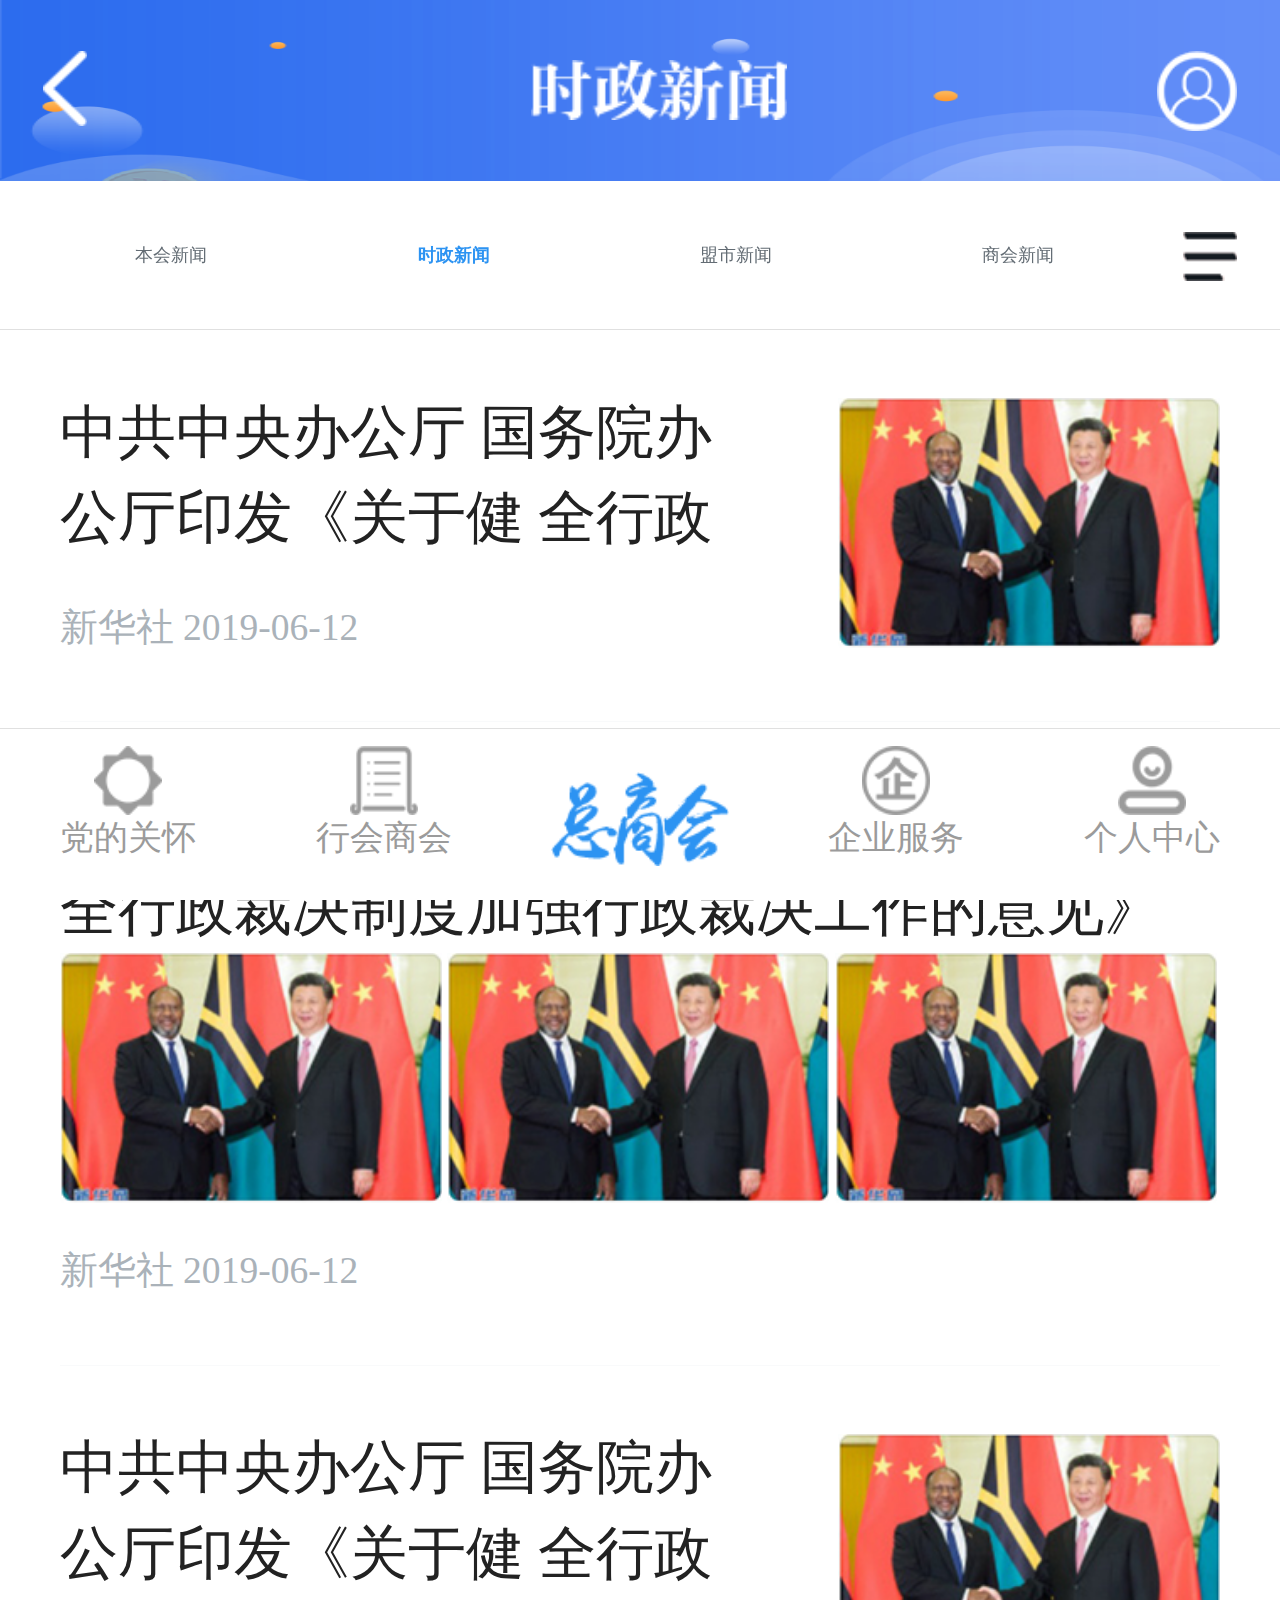
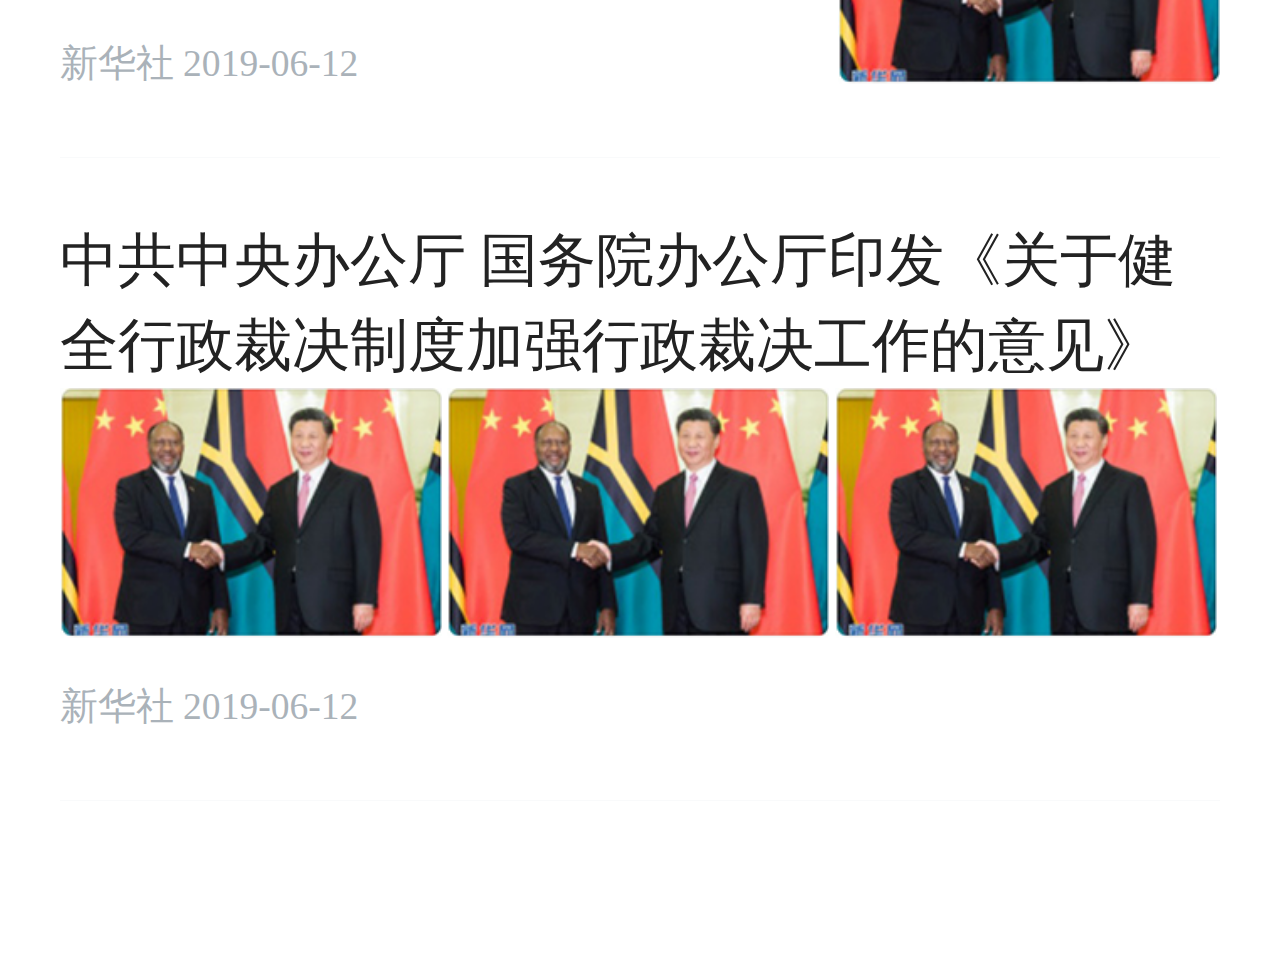
<file: html/currentNews.html>
<!DOCTYPE html>
<html lang="en">
<head>
    <meta charset="UTF-8">
    <meta name="viewport" content="maximum-scale=1.0,minimum-scale=1.0,user-scalable=0,width=device-width,initial-scale=1.0"/>
    <meta name = "format-detection" content = "telephone=no">
    <title>时政新闻</title>
    <link rel="stylesheet" href="../css/news.css">
    <link rel="stylesheet" type="text/css" href="../css/swiper.min.css"/>
    <style type="text/css">
    	.swiper-container {
	      width: 90%;
	      height: 100%;
	      margin: 0 !important;
	    }
	    .swiper-container img{
	      width: 100%;
	      height: 100%;
	    }
	    .swiper-slide {
	      text-align: center;
	      font-size: 18px;
	      background: #fff;
	
	      /* Center slide text vertically */
	      display: -webkit-box;
	      display: -ms-flexbox;
	      display: -webkit-flex;
	      display: flex;
	      -webkit-box-pack: center;
	      -ms-flex-pack: center;
	      -webkit-justify-content: center;
	      justify-content: center;
	      -webkit-box-align: center;
	      -ms-flex-align: center;
	      -webkit-align-items: center;
	      align-items: center;
	    }
    </style>
</head>
<body>
	<div class="bigBox">
		<div class="messageBox">
			<!--头部-->
			<div class="newsTitle clear">
				<div class="newsback pull-left">
					<img src="../image/jn-image/back.png" alt="" />
				</div>
				<div class="biaoti pull-left">
					<img src="../image/jn-image/szxw.png" alt="" />
				</div>
				<div class="person pull-right">
					<img src="../image/jn-image/person.png"/>
				</div>
			</div>
			<!--菜单-->
			<div class="newsMenu">
				<div class="swiper-container" id="swiper-containerOne">
				    <div class="swiper-wrapper">
			        	<div class="swiper-slide">
				        	<a href="">本会新闻</a>
				        </div>
			        	<div class="swiper-slide newsActive">
				        	<a href="#" style="color: #2c93f2;">时政新闻</a>
				        </div>
			        	<div class="swiper-slide">
				        	<a href="allianceCityNews.html">盟市新闻</a>
				        </div>
			        	<div class="swiper-slide">
				        	<a href="commerceNews.html">商会新闻</a>
				        </div>
			        	<div class="swiper-slide">
				        	<a href="newsPolicy.html">最新政策</a>
				        </div>
			        	<div class="swiper-slide">
				        	<a href="">法律法规</a>
				        </div>
			        	<div class="swiper-slide">
				        	<a href="">政策公开</a>
				        </div>
				    </div>
				</div>
				<div class="newsMore">
			    	<img src="../image/jn-image/newsMore.png" alt="" />
			    </div>
			</div>
			<!--内容-->
			<div class="currentContent">
				<ul class="currentnewsUl">
					<li class="clear">
						<div class="pull-left newsLeft">
							<div class="newsZi">中共中央办公厅 国务院办公厅印发《关于健
		全行政裁决制度加强行政裁决工作的意见》ffffff</div>
							<div class="newsTime">新华社  2019-06-12</div>
						</div>
						<div class="newsRight pull-right">
							<img src="../image/jn-image/tu.png" alt="" />
						</div>
					</li>
					<li class="clear">
						<div class="newsZi">中共中央办公厅 国务院办公厅印发《关于健
		全行政裁决制度加强行政裁决工作的意见》ffffff</div>
						<div class="currentImg clear">
							<div class="currentImgbox pull-left">
								<img src="../image/jn-image/tu.png" alt="" />
							</div>
							<div class="currentImgbox pull-left">
								<img src="../image/jn-image/tu.png" alt="" />
							</div>
							<div class="currentImgbox pull-left">
								<img src="../image/jn-image/tu.png" alt="" />
							</div>
						</div>
						<div class="newsTime">新华社  2019-06-12</div>
					</li>
					<li class="clear">
						<div class="pull-left newsLeft">
							<div class="newsZi">中共中央办公厅 国务院办公厅印发《关于健
		全行政裁决制度加强行政裁决工作的意见》ffffff</div>
							<div class="newsTime">新华社  2019-06-12</div>
						</div>
						<div class="newsRight pull-right">
							<img src="../image/jn-image/tu.png" alt="" />
						</div>
					</li>
					<li class="clear">
						<div class="newsZi">中共中央办公厅 国务院办公厅印发《关于健
		全行政裁决制度加强行政裁决工作的意见》ffffff</div>
						<div class="currentImg clear">
							<div class="currentImgbox pull-left">
								<img src="../image/jn-image/tu.png" alt="" />
							</div>
							<div class="currentImgbox pull-left">
								<img src="../image/jn-image/tu.png" alt="" />
							</div>
							<div class="currentImgbox pull-left">
								<img src="../image/jn-image/tu.png" alt="" />
							</div>
						</div>
						<div class="newsTime">新华社  2019-06-12</div>
					</li>
				</ul>
			</div>
		</div>
		<!--底部导航-->
		<div class="footMenu">
			<ul class="footUl clear">
				<li class="pull-left">
					<div class="footImg">
						<img src="../image/jn-image/foot1.png" alt="" />
					</div>
					<span>党的关怀</span>
				</li>
				<li class="pull-left">
					<div class="footImg">
						<img src="../image/jn-image/foot2.png" alt="" />
					</div>
					<span>行会商会</span>
				</li>
				<li class="pull-left">
					<div class="footImgOne">
						<img src="../image/jn-image/foot3.png" alt="" />
					</div>
				</li>
				<li class="pull-left">
					<div class="footImg">
						<img src="../image/jn-image/foot4.png" alt="" />
					</div>
					<span>企业服务</span>
				</li>
				<li class="pull-left">
					<div class="footImg">
						<img src="../image/jn-image/foot5.png" alt="" />
					</div>
					<span>个人中心</span>
				</li>
			</ul>
		</div>
	</div>		
</body>
</html>
<script type="text/javascript" src="../js/jquery.min.js"></script>
<script type="text/javascript" src="../js/swiper.min.js"></script>
<script type="text/javascript">
	var swiper = new Swiper('#swiper-containerOne', {
      slidesPerView: 4,
      spaceBetween: 8,
      slidesPerGroup: 3,
  	});
	$('.newsMenu .swiper-slide').click(function(){
	   	$(this).siblings().find('a').css('color','#636c74');
	   	$(this).find('a').css('color','#2c93f2');
	   	$(this).siblings().removeClass('newsActive');
	   	$(this).addClass('newsActive');
   	})
</script>
</file>
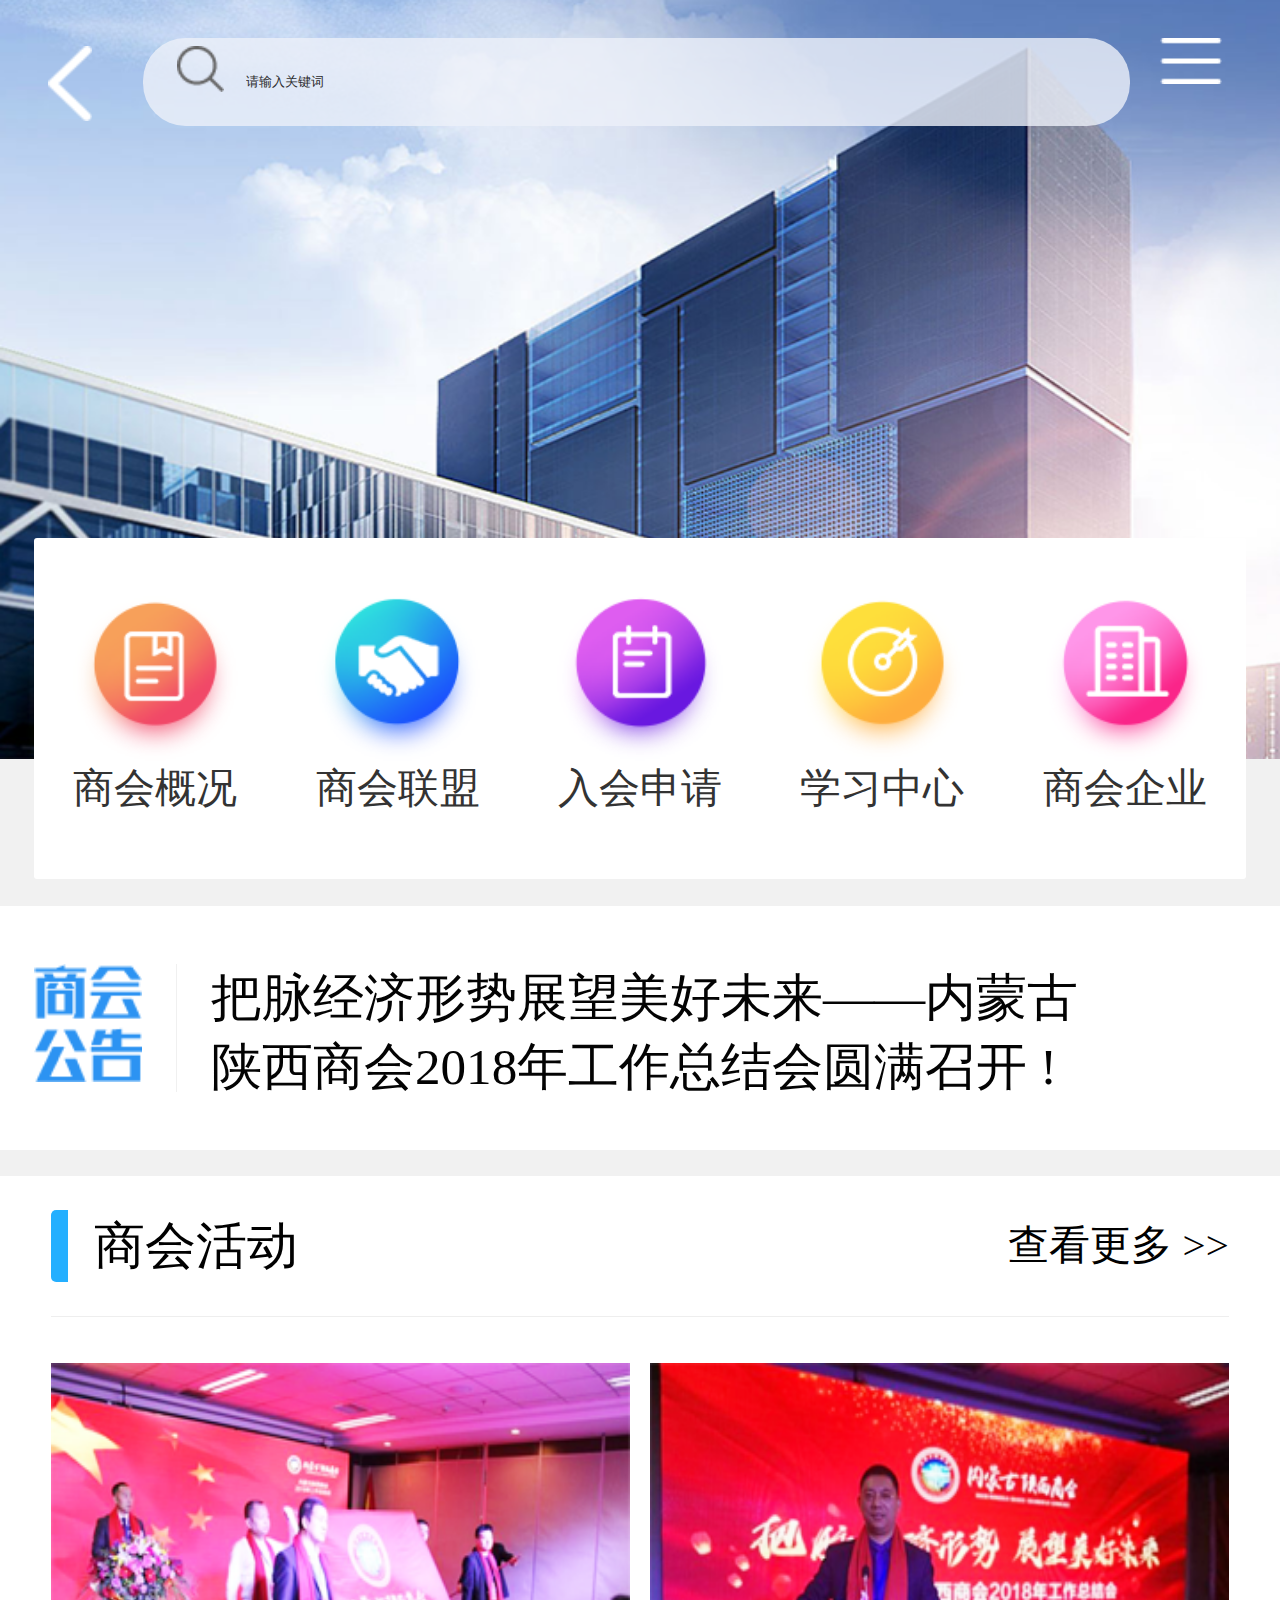
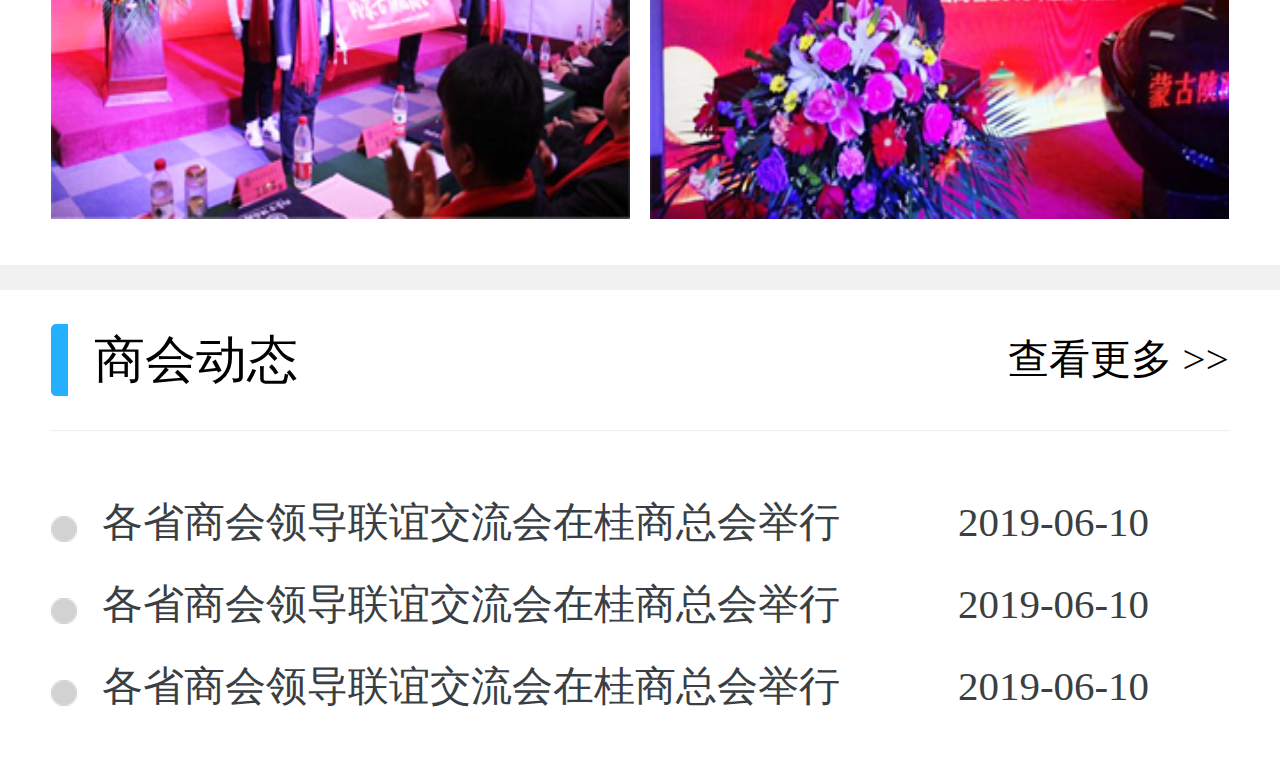
<file: html/detail.html>
<!DOCTYPE html>
<html lang="en">
<head>
    <meta charset="UTF-8">
    <meta name="viewport" content="maximum-scale=1.0,minimum-scale=1.0,user-scalable=0,width=device-width,initial-scale=1.0"/>
    <meta name = "format-detection" content = "telephone=no">
    <title>行会商会--详情</title>
    <link rel="stylesheet" href="../css/index.css">
    <link rel="stylesheet" type="text/css" href="../css/swiper.min.css"/>
    <style type="text/css">
    	.swiper-container {
	      width: 100%;
	      height: 100%;
	    }
	    .swiper-container img{
	      width: 100%;
	      height: 100%;
	    }
	    .swiper-slide {
	      text-align: center;
	      font-size: 18px;
	      background: #fff;

	      /* Center slide text vertically */
	      display: -webkit-box;
	      display: -ms-flexbox;
	      display: -webkit-flex;
	      display: flex;
	      -webkit-box-pack: center;
	      -ms-flex-pack: center;
	      -webkit-justify-content: center;
	      justify-content: center;
	      -webkit-box-align: center;
	      -ms-flex-align: center;
	      -webkit-align-items: center;
	      align-items: center;
	    }
    </style>
</head>
<body>
	<div class="detail">
		<div class="detailBox">
			<!--头部搜索-->
			<div class="detailSearch">
				<div class="detailSearchBox">
					<div class="back pull-left">
						<img src="../image/back.png"/>
					</div>
					<div class="searchdetali pull-left">
						<div class="searchImg"><img src="../image/search1.png"/></div>
						<input type="text" name="" id="" value="" placeholder="请输入关键词"/>
					</div>
					<div class="homeImg pull-left">
						<img src="../image/home.png"/>
					</div>
				</div>

			</div>
			<!--菜单-->
			<div class="detailMenu">
				<ul class="detailUl clear">
					<li class="pull-left">
						<div class="detailImg">
							<img src="../image/detailMenu1.png" alt="" />
						</div>
						<span>商会概况</span>
					</li>
					<li class="pull-left">
						<div class="detailImg">
							<img src="../image/detailMenu2.png" alt="" />
						</div>
						<span>商会联盟</span>
					</li>
					<li class="pull-left">
						<div class="detailImg">
							<img src="../image/detailMenu3.png" alt="" />
						</div>
						<span>入会申请</span>
					</li>
					<li class="pull-left">
						<div class="detailImg">
							<img src="../image/detailMenu4.png" alt="" />
						</div>
						<span>学习中心</span>
					</li>
					<li class="pull-left">
						<div class="detailImg">
							<img src="../image/detailMenu5.png" alt="" />
						</div>
						<span>商会企业</span>
					</li>
				</ul>
			</div>
		</div>
		<!--商会公告-->
		<div class="noticeBox clear">
			<div class="noticeLeft pull-left">
				<img src="../image/noticeTitle.png" alt="" />
			</div>
			<div class="noticeRight pull-left">
				把脉经济形势展望美好未来——内蒙古  <br />
				陕西商会2018年工作总结会圆满召开 !
			</div>
		</div>
		<!--商会活动-->
		<div class="activitBox">
			<div class="titleBox clear">
				<div class="titleName pull-left">
					商会活动
				</div>
				<div class="more pull-right">查看更多 >></div>
			</div>
			<div class="activitImg">
				<div class="swiper-container" id="swiper-container">
				    <div class="swiper-wrapper">
				        <div class="swiper-slide">
				        	<img src="../image/del1.png" alt="" />
				        </div>
				        <div class="swiper-slide">
				        	<img src="../image/del2.png" alt="" />
				        </div>
				        <div class="swiper-slide">
				        	<img src="../image/del2.png" alt="" />
				        </div>
				    </div>
				</div>
			</div>
		</div>
		<!--商会动态-->
		<div class="dynamicBox">
			<div class="titleBox clear">
				<div class="titleName pull-left">
					商会动态
				</div>
				<div class="more pull-right">查看更多 >></div>
			</div>
			<div class="dynamicContent">
				<ul class="dynamicUl">
					<li class="clear">
						<img src="../image/yuan.png" alt="" class="pull-left yuan"/>
						<span class="pull-left spanOne">各省商会领导联谊交流会在桂商总会举行</span>
						<span class="pull-right spanTwo">2019-06-10</span>
					</li>
					<li class="clear">
						<img src="../image/yuan.png" alt="" class="pull-left yuan"/>
						<span class="pull-left spanOne">各省商会领导联谊交流会在桂商总会举行</span>
						<span class="pull-right spanTwo">2019-06-10</span>
					</li>
					<li class="clear">
						<img src="../image/yuan.png" alt="" class="pull-left yuan"/>
						<span class="pull-left spanOne">各省商会领导联谊交流会在桂商总会举行</span>
						<span class="pull-right spanTwo">2019-06-10</span>
					</li>
				</ul>
			</div>
		</div>
	</div>
</body>
</html>
<script type="text/javascript" src="../js/swiper.min.js"></script>
<script type="text/javascript">
	var swiper = new Swiper('#swiper-container', {
      slidesPerView: 2,
      spaceBetween: 20,
      slidesPerGroup: 2,
      loop: true,
      autoplay:true
   });
</script>
</file>
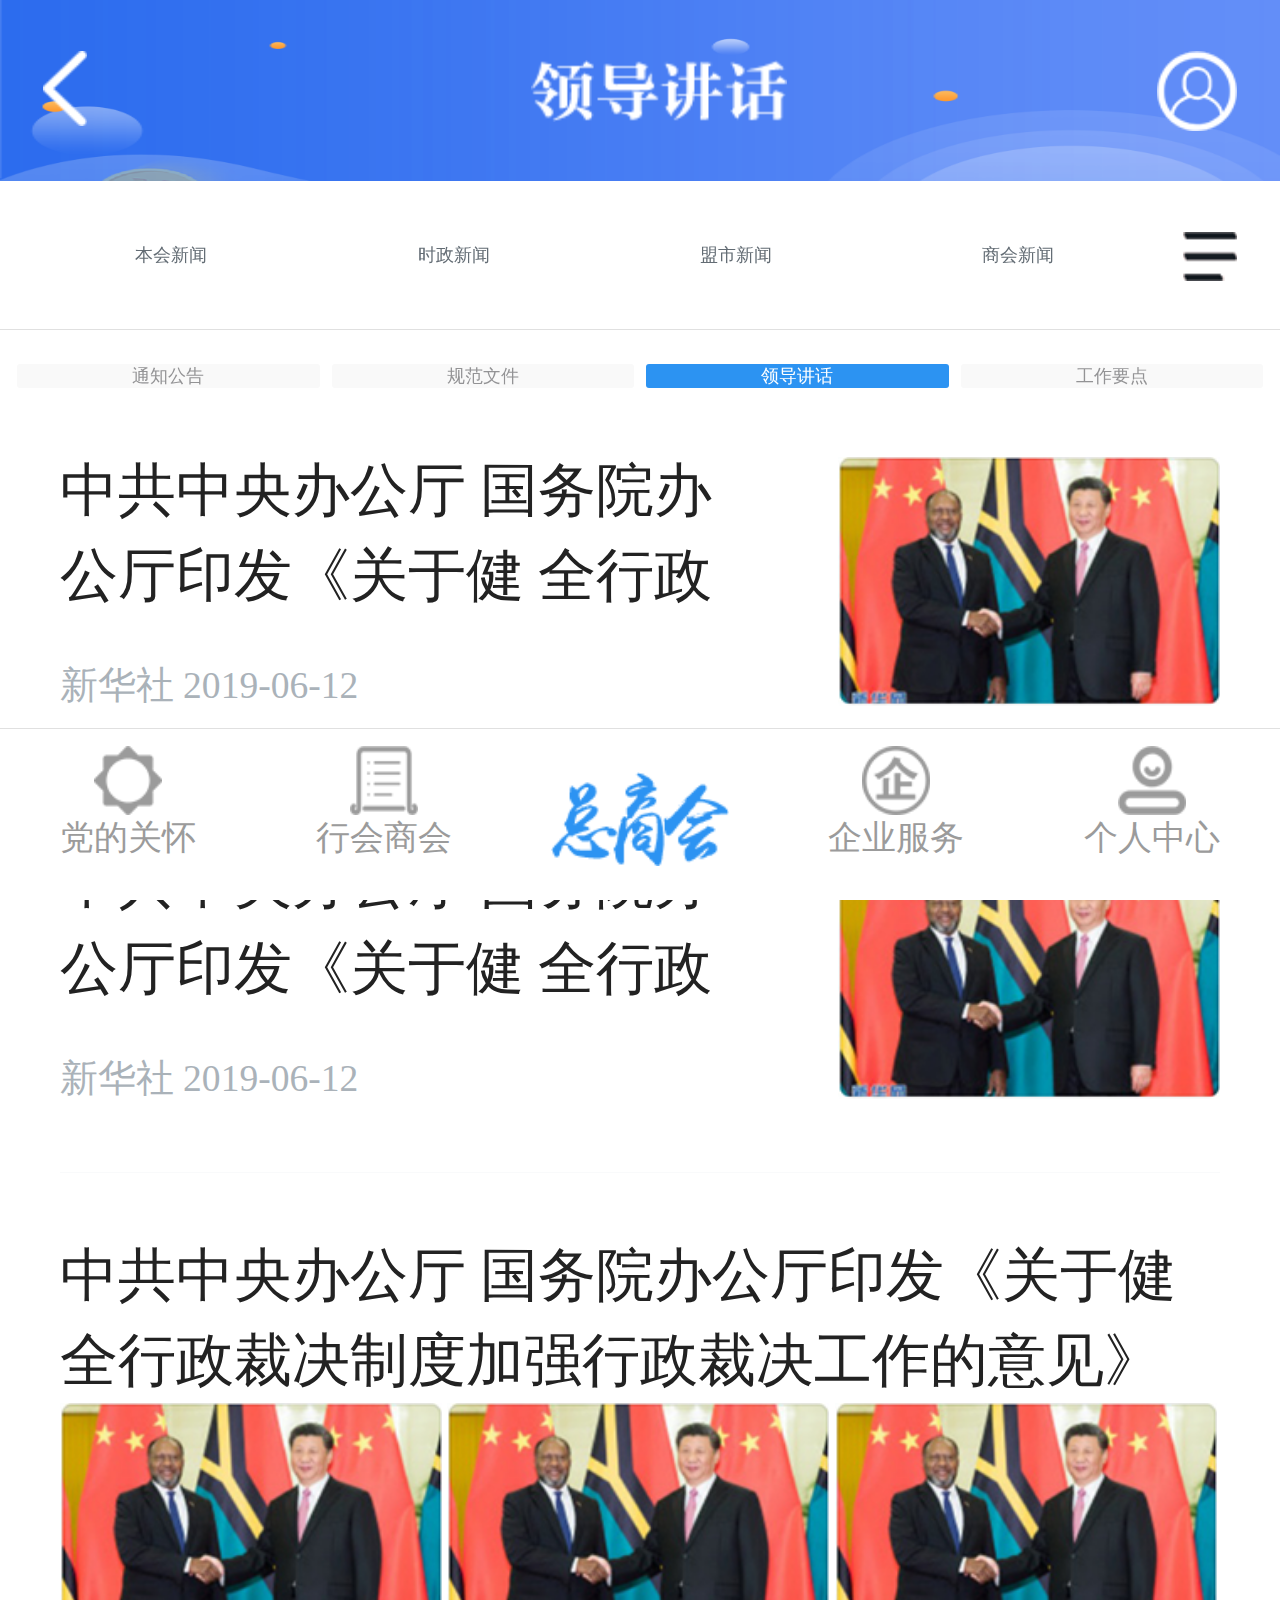
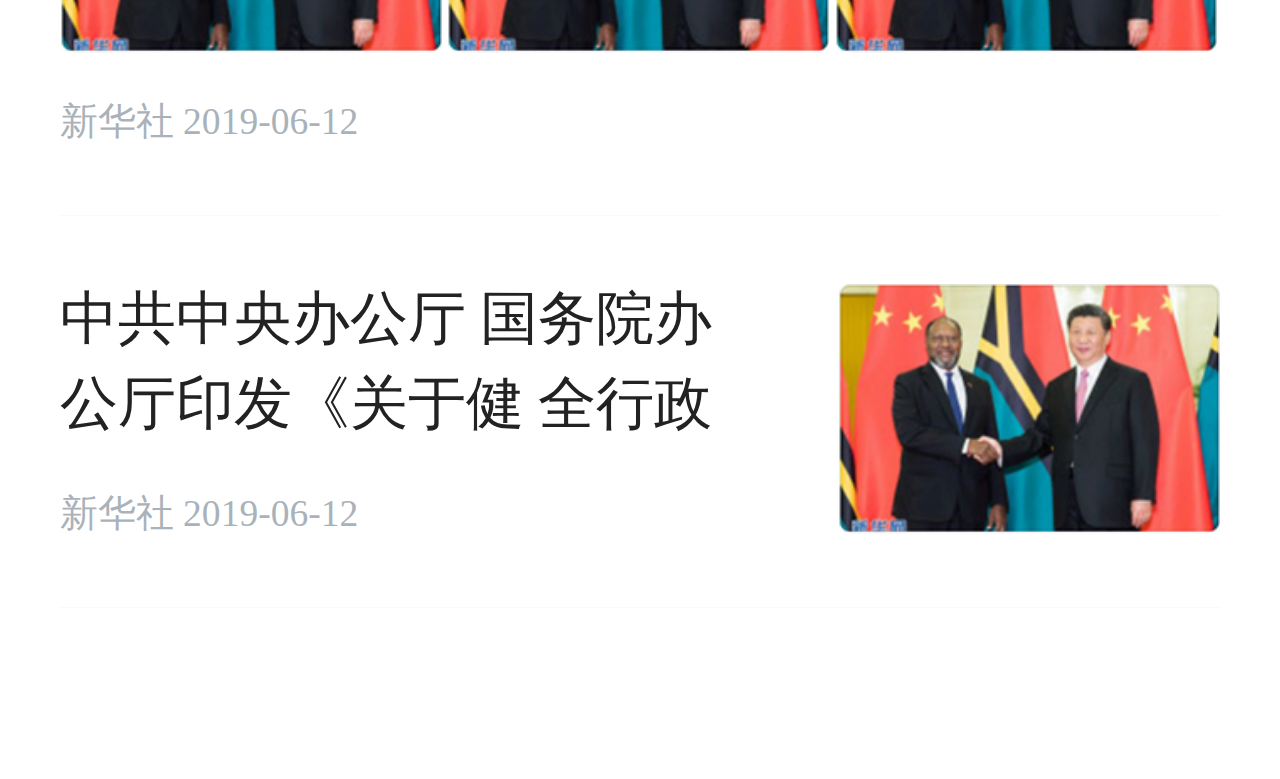
<file: html/leaderSpeech.html>
<!DOCTYPE html>
<html lang="en">
<head>
    <meta charset="UTF-8">
    <meta name="viewport" content="maximum-scale=1.0,minimum-scale=1.0,user-scalable=0,width=device-width,initial-scale=1.0"/>
    <meta name = "format-detection" content = "telephone=no">
    <title>政务公开-领导讲话</title>
    <link rel="stylesheet" href="../css/news.css">
    <link rel="stylesheet" type="text/css" href="../css/swiper.min.css"/>
    <style type="text/css">
    	.swiper-container {
	      width: 90%;
	      height: 100%;
	      margin: 0 !important;
	    }
	    #swiper-containerTwo {
	      width: 100%;
	      height: 100%;
	    }
	    .swiper-container img{
	      width: 100%;
	      height: 100%;
	    }
	    .swiper-slide {
	      text-align: center;
	      font-size: 18px;
	      background: #fff;
	
	      /* Center slide text vertically */
	      display: -webkit-box;
	      display: -ms-flexbox;
	      display: -webkit-flex;
	      display: flex;
	      -webkit-box-pack: center;
	      -ms-flex-pack: center;
	      -webkit-justify-content: center;
	      justify-content: center;
	      -webkit-box-align: center;
	      -ms-flex-align: center;
	      -webkit-align-items: center;
	      align-items: center;
	    }
    </style>
</head>
<body>
	<div class="bigBox">
		<div class="messageBox">
			<!--头部-->
			<div class="newsTitle clear">
				<div class="newsback pull-left">
					<img src="../image/jn-image/back.png" alt="" />
				</div>
				<div class="biaoti pull-left">
					<img src="../image/jn-image/ldjh.png" alt="" />
				</div>
				<div class="person pull-right">
					<img src="../image/jn-image/person.png"/>
				</div>
			</div>
			<!--菜单-->
			<div class="newsMenu">
				<div class="swiper-container" id="swiper-containerOne">
				    <div class="swiper-wrapper">
				        <div class="swiper-slide">
				        	本会新闻
				        </div>
				        <div class="swiper-slide">
				        	时政新闻
				        </div>
				        <div class="swiper-slide">
				        	盟市新闻
				        </div>
				        <div class="swiper-slide">
				        	商会新闻
				        </div>
				        <div class="swiper-slide">
				        	最新政策
				        </div>
				        <div class="swiper-slide">
				        	法律法规
				        </div>
				        <div class="swiper-slide newsActive">
				        	政策公开
				        </div>
				    </div>
				</div>
				<div class="newsMore">
			    	<img src="../image/jn-image/newsMore.png" alt="" />
			    </div>
			</div>
			<!--二级菜单-->
			<div class="newsMenuTwo">
				<div class="swiper-container" id="swiper-containerTwo">
				    <div class="swiper-wrapper">
				        <div class="swiper-slide newsMenuTwoStyle">
				        	通知公告
				        </div>
				        <div class="swiper-slide newsMenuTwoStyle">
				        	规范文件
				        </div>
				        <div class="swiper-slide newsMenuTwoStyleActive">
				        	领导讲话
				        </div>
				        <div class="swiper-slide newsMenuTwoStyle">
				        	工作要点
				        </div>
				        <div class="swiper-slide newsMenuTwoStyle">
				        	工作总结
				        </div>
				    </div>
				</div>
			</div>
			<!--内容-->
			<div class="currentContent">
				<ul class="currentnewsUl">
					<li class="clear">
						<div class="pull-left newsLeft">
							<div class="newsZi">中共中央办公厅 国务院办公厅印发《关于健
		全行政裁决制度加强行政裁决工作的意见》ffffff</div>
							<div class="newsTime">新华社  2019-06-12</div>
						</div>
						<div class="newsRight pull-right">
							<img src="../image/jn-image/tu.png" alt="" />
						</div>
					</li>
					<li class="clear">
						<div class="pull-left newsLeft">
							<div class="newsZi">中共中央办公厅 国务院办公厅印发《关于健
		全行政裁决制度加强行政裁决工作的意见》ffffff</div>
							<div class="newsTime">新华社  2019-06-12</div>
						</div>
						<div class="newsRight pull-right">
							<img src="../image/jn-image/tu.png" alt="" />
						</div>
					</li>
					<li class="clear">
						<div class="newsZi">中共中央办公厅 国务院办公厅印发《关于健
		全行政裁决制度加强行政裁决工作的意见》ffffff</div>
						<div class="currentImg clear">
							<div class="currentImgbox pull-left">
								<img src="../image/jn-image/tu.png" alt="" />
							</div>
							<div class="currentImgbox pull-left">
								<img src="../image/jn-image/tu.png" alt="" />
							</div>
							<div class="currentImgbox pull-left">
								<img src="../image/jn-image/tu.png" alt="" />
							</div>
						</div>
						<div class="newsTime">新华社  2019-06-12</div>
					</li>
					<li class="clear">
						<div class="pull-left newsLeft">
							<div class="newsZi">中共中央办公厅 国务院办公厅印发《关于健
		全行政裁决制度加强行政裁决工作的意见》ffffff</div>
							<div class="newsTime">新华社  2019-06-12</div>
						</div>
						<div class="newsRight pull-right">
							<img src="../image/jn-image/tu.png" alt="" />
						</div>
					</li>
				</ul>
			</div>
		</div>
		<!--底部导航-->
		<div class="footMenu">
			<ul class="footUl clear">
				<li class="pull-left">
					<div class="footImg">
						<img src="../image/jn-image/foot1.png" alt="" />
					</div>
					<span>党的关怀</span>
				</li>
				<li class="pull-left">
					<div class="footImg">
						<img src="../image/jn-image/foot2.png" alt="" />
					</div>
					<span>行会商会</span>
				</li>
				<li class="pull-left">
					<div class="footImgOne">
						<img src="../image/jn-image/foot3.png" alt="" />
					</div>
				</li>
				<li class="pull-left">
					<div class="footImg">
						<img src="../image/jn-image/foot4.png" alt="" />
					</div>
					<span>企业服务</span>
				</li>
				<li class="pull-left">
					<div class="footImg">
						<img src="../image/jn-image/foot5.png" alt="" />
					</div>
					<span>个人中心</span>
				</li>
			</ul>
		</div>
	</div>		
</body>
</html>
<script type="text/javascript" src="../js/jquery.min.js"></script>
<script type="text/javascript" src="../js/swiper.min.js"></script>
<script type="text/javascript">
	var swiper = new Swiper('#swiper-containerOne', {
      slidesPerView: 4,
      spaceBetween: 8,
      slidesPerGroup: 3,
   });
   var swiper = new Swiper('#swiper-containerTwo', {
      slidesPerView: 4,
      spaceBetween: 12,
      slidesPerGroup: 3,
   });
   $('.newsMenu .swiper-slide').click(function(){
   	$(this).siblings().removeClass('newsActive');
   	$(this).addClass('newsActive');
   })
   $('.newsMenuTwo .swiper-slide').click(function(){
   	$(this).siblings().removeClass('newsMenuTwoStyleActive');
   	$(this).removeClass('newsMenuTwoStyle');
   	$(this).addClass('newsMenuTwoStyleActive');
   	$(this).siblings().addClass('newsMenuTwoStyle');
   })
</script>
</file>
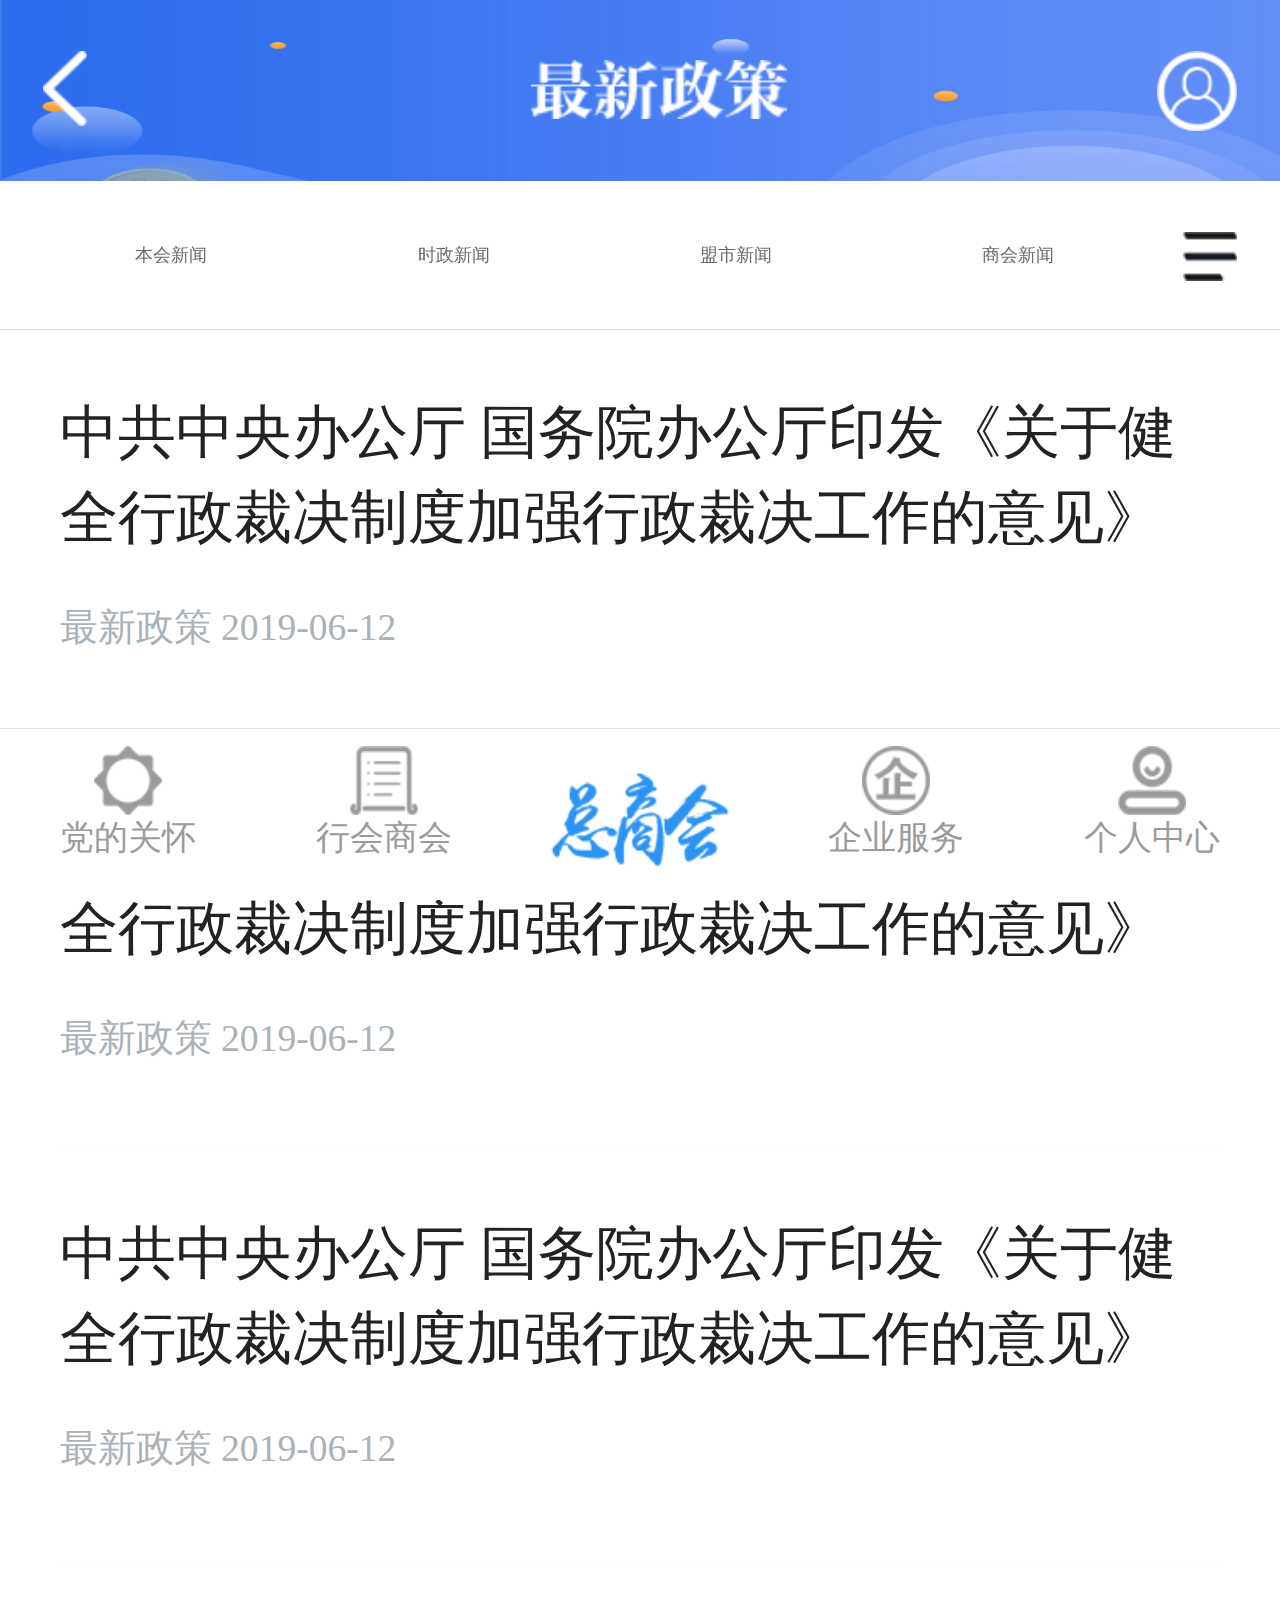
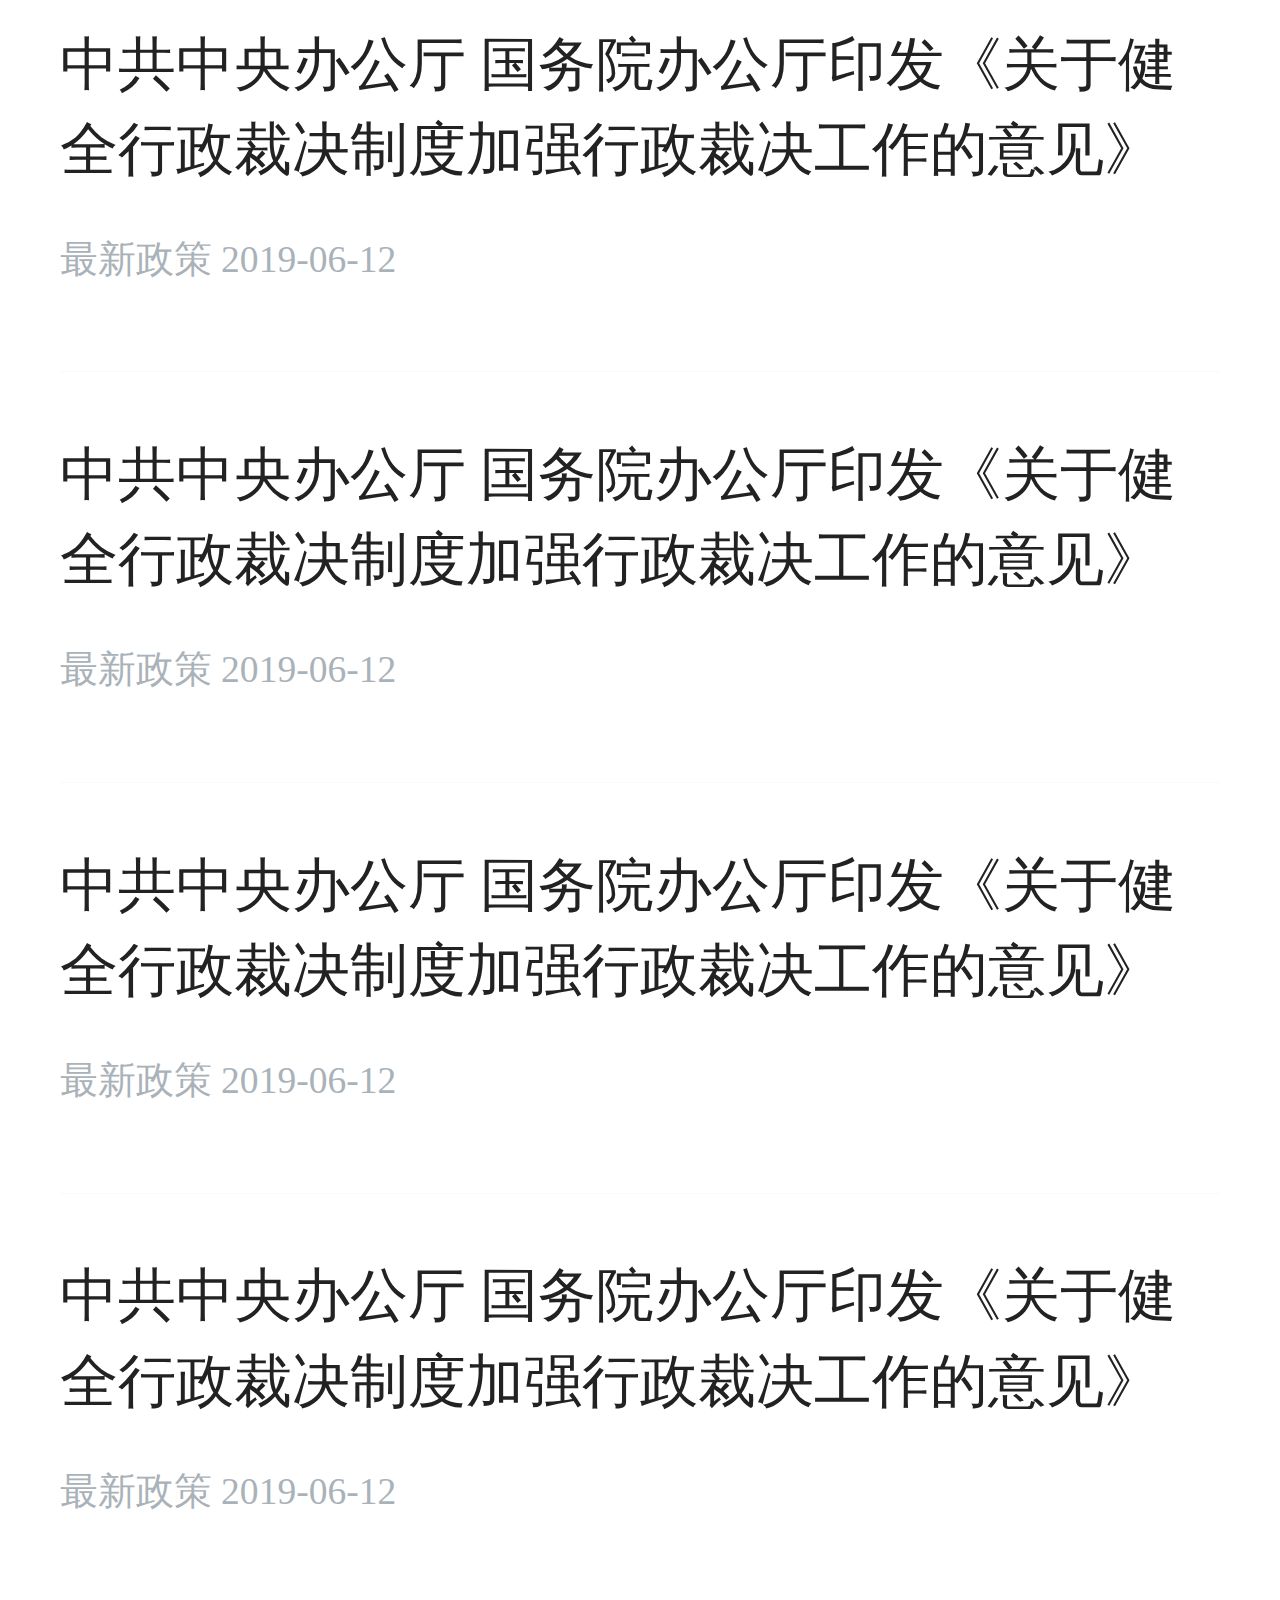
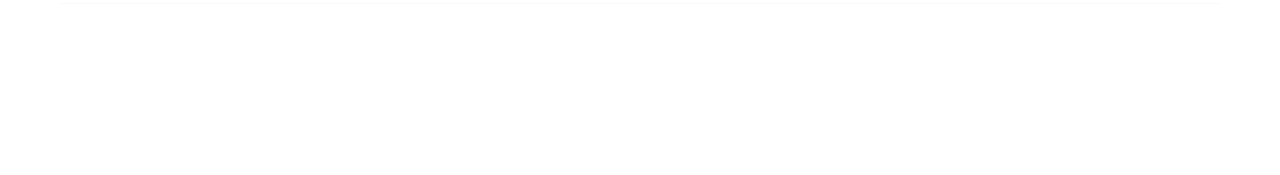
<file: html/newsPolicy.html>
<!DOCTYPE html>
<html lang="en">
<head>
    <meta charset="UTF-8">
    <meta name="viewport" content="maximum-scale=1.0,minimum-scale=1.0,user-scalable=0,width=device-width,initial-scale=1.0"/>
    <meta name = "format-detection" content = "telephone=no">
    <title>最新政策</title>
    <link rel="stylesheet" href="../css/news.css">
    <link rel="stylesheet" type="text/css" href="../css/swiper.min.css"/>
    <style type="text/css">
    	.swiper-container {
	      width: 90%;
	      height: 100%;
	      margin: 0 !important;
	    }
	    .swiper-container img{
	      width: 100%;
	      height: 100%;
	    }
	    .swiper-slide {
	      text-align: center;
	      font-size: 18px;
	      background: #fff;
	
	      /* Center slide text vertically */
	      display: -webkit-box;
	      display: -ms-flexbox;
	      display: -webkit-flex;
	      display: flex;
	      -webkit-box-pack: center;
	      -ms-flex-pack: center;
	      -webkit-justify-content: center;
	      justify-content: center;
	      -webkit-box-align: center;
	      -ms-flex-align: center;
	      -webkit-align-items: center;
	      align-items: center;
	    }
    </style>
</head>
<body>
	<div class="bigBox">
		<div class="messageBox">
			<!--头部-->
			<div class="newsTitle clear">
				<div class="newsback pull-left">
					<img src="../image/jn-image/back.png" alt="" />
				</div>
				<div class="biaoti pull-left">
					<img src="../image/jn-image/zxzc.png" alt="" />
				</div>
				<div class="person pull-right">
					<img src="../image/jn-image/person.png"/>
				</div>
			</div>
			<!--菜单-->
			<div class="newsMenu">
				<div class="swiper-container" id="swiper-containerOne">
				    <div class="swiper-wrapper">
			        	<div class="swiper-slide">
				        	<a href="">本会新闻</a>
				        </div>
			        	<div class="swiper-slide">
				        	<a href="currentNews.html">时政新闻</a>
				        </div>
			        	<div class="swiper-slide">
				        	<a href="allianceCityNews.html">盟市新闻</a>
				        </div>
			        	<div class="swiper-slide">
				        	<a href="commerceNews.html">商会新闻</a>
				        </div>
			        	<div class="swiper-slide newsActive">
				        	<a href="#" style="color: #2c93f2;">最新政策</a>
				        </div>
			        	<div class="swiper-slide">
				        	<a href="">法律法规</a>
				        </div>
			        	<div class="swiper-slide">
				        	<a href="">政策公开</a>
				        </div>
				    </div>
				</div>
				<div class="newsMore">
			    	<img src="../image/jn-image/newsMore.png" alt="" />
			    </div>
			</div>
			<!--内容-->
			<div class="newsContent">
				<ul class="newsUl">
					<li>
						<div class="newsZi">中共中央办公厅 国务院办公厅印发《关于健
		全行政裁决制度加强行政裁决工作的意见》ffffff</div>
						<div class="newsTime">最新政策  2019-06-12</div>
					</li>
					<li>
						<div class="newsZi">中共中央办公厅 国务院办公厅印发《关于健
		全行政裁决制度加强行政裁决工作的意见》ffffff</div>
						<div class="newsTime">最新政策  2019-06-12</div>
					</li>
					<li>
						<div class="newsZi">中共中央办公厅 国务院办公厅印发《关于健
		全行政裁决制度加强行政裁决工作的意见》ffffff</div>
						<div class="newsTime">最新政策  2019-06-12</div>
					</li>
					<li>
						<div class="newsZi">中共中央办公厅 国务院办公厅印发《关于健
		全行政裁决制度加强行政裁决工作的意见》ffffff</div>
						<div class="newsTime">最新政策  2019-06-12</div>
					</li>
					<li>
						<div class="newsZi">中共中央办公厅 国务院办公厅印发《关于健
		全行政裁决制度加强行政裁决工作的意见》ffffff</div>
						<div class="newsTime">最新政策  2019-06-12</div>
					</li>
					<li>
						<div class="newsZi">中共中央办公厅 国务院办公厅印发《关于健
		全行政裁决制度加强行政裁决工作的意见》ffffff</div>
						<div class="newsTime">最新政策  2019-06-12</div>
					</li>
					<li>
						<div class="newsZi">中共中央办公厅 国务院办公厅印发《关于健
		全行政裁决制度加强行政裁决工作的意见》ffffff</div>
						<div class="newsTime">最新政策  2019-06-12</div>
					</li>
				</ul>
			</div>
		</div>
		<!--底部导航-->
		<div class="footMenu">
			<ul class="footUl clear">
				<li class="pull-left">
					<div class="footImg">
						<img src="../image/jn-image/foot1.png" alt="" />
					</div>
					<span>党的关怀</span>
				</li>
				<li class="pull-left">
					<div class="footImg">
						<img src="../image/jn-image/foot2.png" alt="" />
					</div>
					<span>行会商会</span>
				</li>
				<li class="pull-left">
					<div class="footImgOne">
						<img src="../image/jn-image/foot3.png" alt="" />
					</div>
				</li>
				<li class="pull-left">
					<div class="footImg">
						<img src="../image/jn-image/foot4.png" alt="" />
					</div>
					<span>企业服务</span>
				</li>
				<li class="pull-left">
					<div class="footImg">
						<img src="../image/jn-image/foot5.png" alt="" />
					</div>
					<span>个人中心</span>
				</li>
			</ul>
		</div>
	</div>		
</body>
</html>
<script type="text/javascript" src="../js/jquery.min.js"></script>
<script type="text/javascript" src="../js/swiper.min.js"></script>
<script type="text/javascript">
	var swiper = new Swiper('#swiper-containerOne', {
      slidesPerView: 4,
      spaceBetween: 8,
      slidesPerGroup: 3,
   });
   $('.newsMenu .swiper-slide').click(function(){
   	$(this).siblings().find('a').css('color','#636c74');
   	$(this).find('a').css('color','#2c93f2');
   	$(this).siblings().removeClass('newsActive');
   	$(this).addClass('newsActive');
   })
</script>
</file>
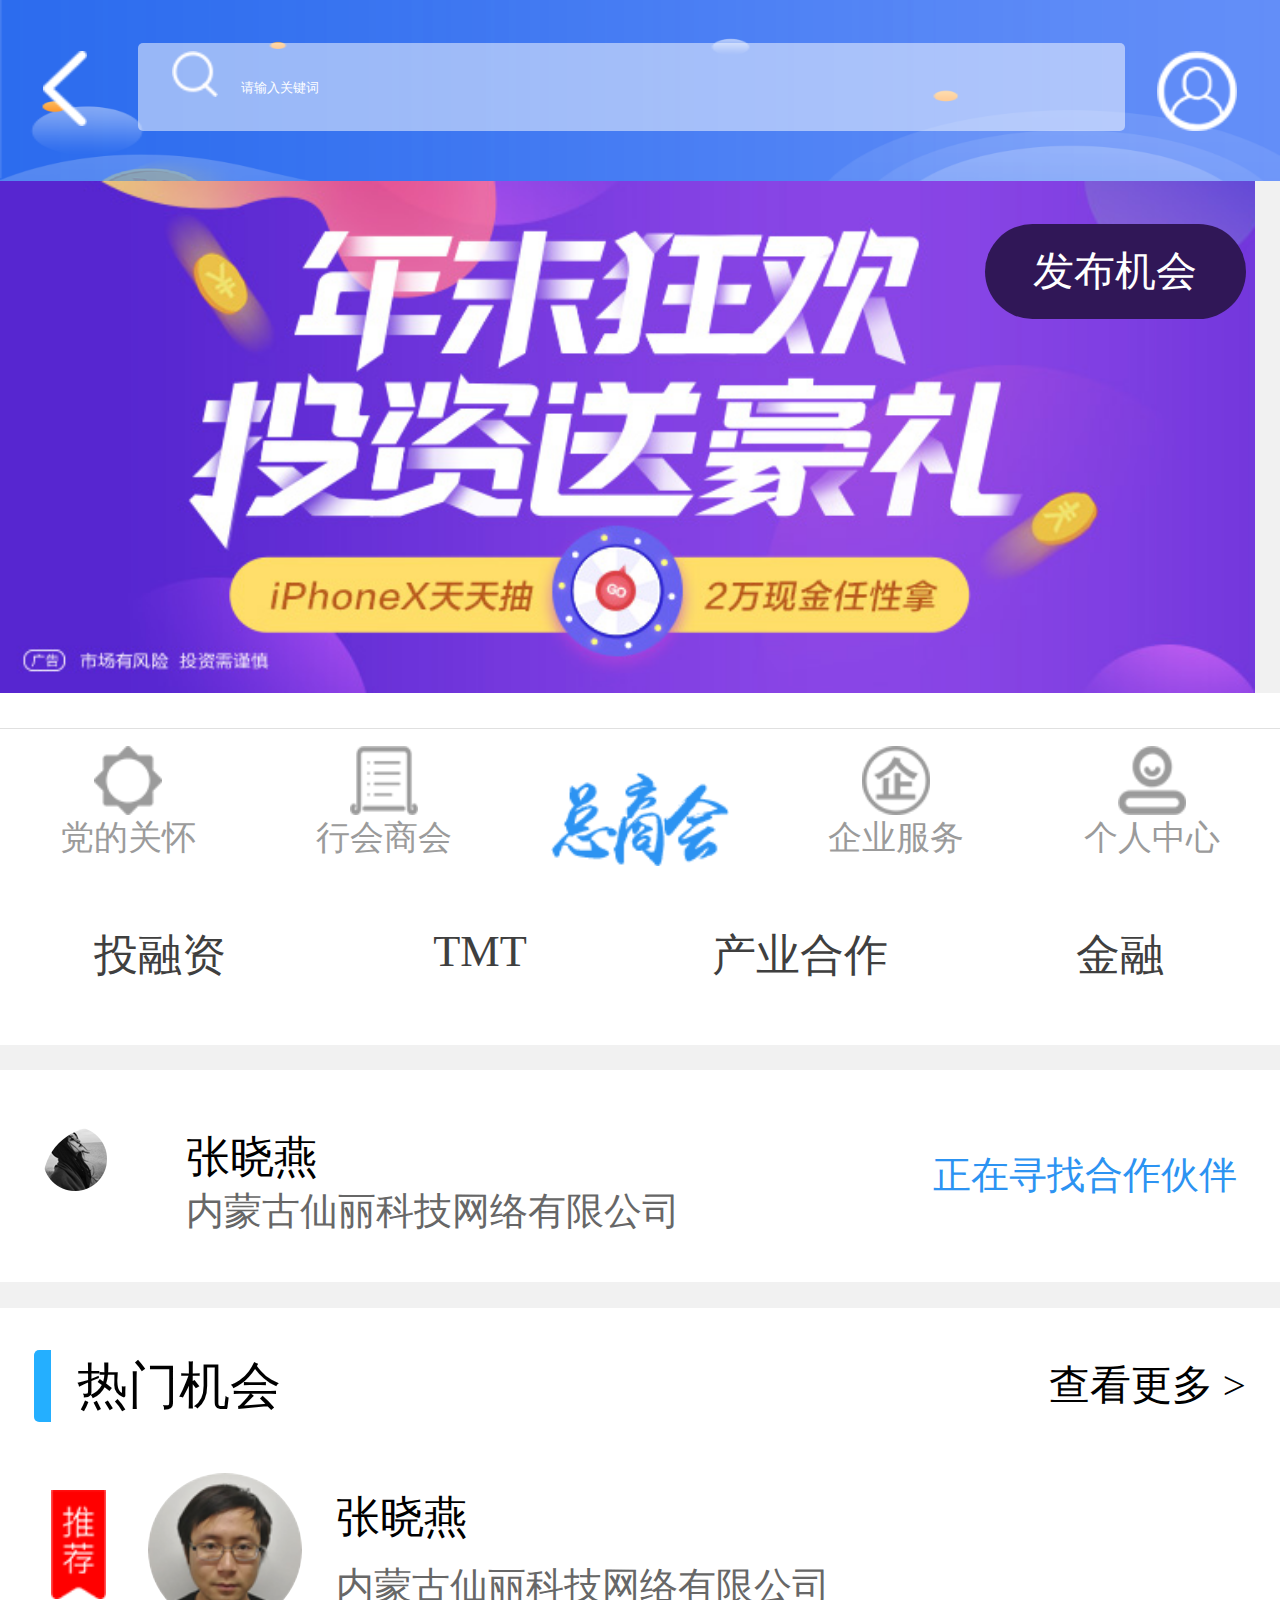
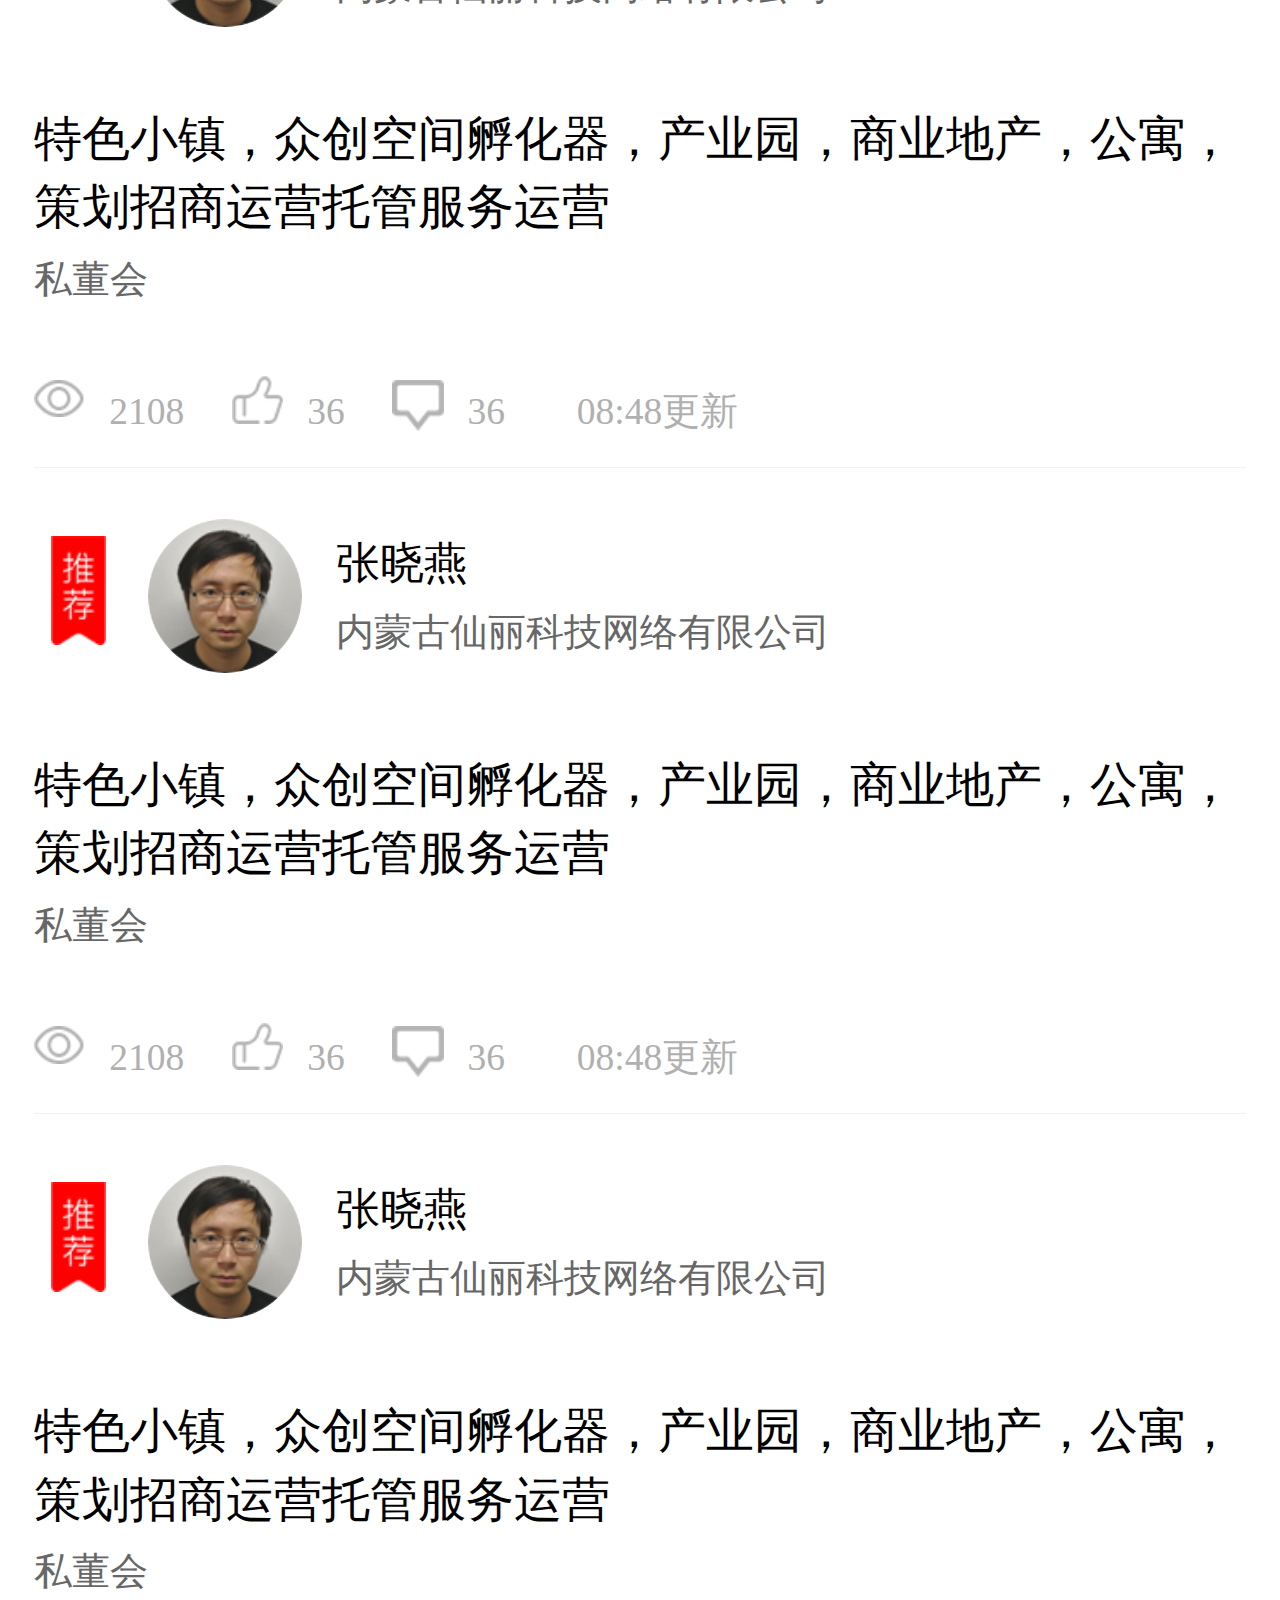
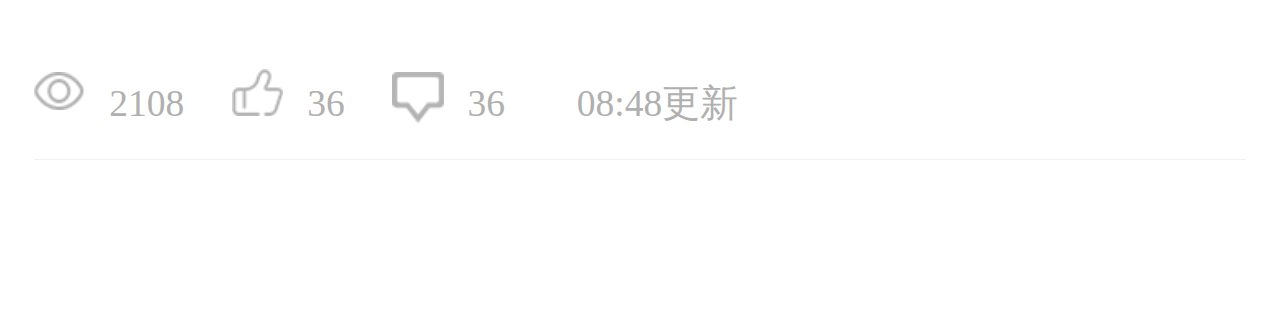
<file: html/opportunity.html>
<!DOCTYPE html>
<html lang="en">
<head>
    <meta charset="UTF-8">
    <meta name="viewport" content="maximum-scale=1.0,minimum-scale=1.0,user-scalable=0,width=device-width,initial-scale=1.0"/>
    <meta name = "format-detection" content = "telephone=no">
    <title>机会</title>
    <link rel="stylesheet" href="../css/news.css">
</head>
<body>
	<div class="outBox">
		<div class="oppbigBox">
			<div class="oppmessageBox">
				<!--头部-->
				<div class="newsTitle clear">
					<div class="newsback pull-left">
						<img src="../image/jn-image/back.png" alt="" />
					</div>
					<div class="search pull-left">
						<div class="searchImg"><img src="../image/jn-image/search.png"/></div>
						<input type="text" name="" id="" value="" placeholder="请输入关键词"/>
					</div>
					<div class="person pull-right">
						<img src="../image/jn-image/person.png"/>
					</div>
				</div>
				<!--内容-->
				<div class="oppContent">
					<div class="opportunityImg">
						<img src="../image/jn-image/opTu.png" alt="" />
					</div>
					<div class="publishBtn">
						发布机会
					</div>
				</div>
				<!--导航-->
				<div class="oppMenu">
					<ul class="oppMenuUl clear">
						<li class="pull-left">
							<div class="oppMenuImg">
								<img src="../image/jn-image/opptu1.png" alt="" />
							</div>
							<div class="oppZi">投融资</div>
						</li>
						<li class="pull-left">
							<div class="oppMenuImg">
								<img src="../image/jn-image/opptu2.png" alt="" />
							</div>
							<div class="oppZi">TMT</div>
						</li>
						<li class="pull-left">
							<div class="oppMenuImg3">
								<img src="../image/jn-image/opptu3.png" alt="" />
							</div>
							<div class="oppZi">产业合作</div>
						</li>
						<li class="pull-left">
							<div class="oppMenuImg4">
								<img src="../image/jn-image/opptu4.png" alt="" />
							</div>
							<div class="oppZi">金融</div>
						</li>
					</ul>
				</div>
				<!--寻找合作伙伴-->
				<div class="partnerBox">
					<div class="partnerImg pull-left">
						<img src="../image/jn-image/touxiang.png" alt="" />
					</div>
					<div class="partnerZi pull-left">
						<div class="partnerName">张晓燕</div>
						<div class="partnerAdss">内蒙古仙丽科技网络有限公司</div>
					</div>
					<div class="partnerZitwo pull-right">
						正在寻找合作伙伴
					</div>
				</div>
				<!--热门机会-->
				<div class="hotOpp">
					<div class="titleBox clear">
						<div class="titleName pull-left">
							热门机会
						</div>
						<div class="more pull-right">查看更多 ></div>
					</div>
					<ul class="hotMenu">
						<li>
							<div class="topBox clear">
								<div class="tuijie pull-left">
									<img src="../image/jn-image/tuijie.png" alt="" />
								</div>
								<div class="hotHead pull-left">
									<img src="../image/jn-image/hot.png" alt="" />
								</div>
								<div class="hotMessage pull-left">
									<div class="hotName">张晓燕</div>
									<div class="partnerAdss">内蒙古仙丽科技网络有限公司</div>
								</div>
							</div>
							<div class="middleBox">
								<div class="hotContent">
									特色小镇，众创空间孵化器，产业园，商业地产，公寓，
	策划招商运营托管服务运营
								</div>
								<div class="hotAdress">私董会</div>
							</div>
							<div class="bottomBox clear">
								<div class="eyeBox pull-left">
									<img src="../image/jn-image/eye.png" alt="" />
								</div>
								<div class="bottomZi pull-left">2108</div>
								<div class="zanBox pull-left">
									<img src="../image/jn-image/zan.png" alt="" />
								</div>
								<div class="bottomZi pull-left">36</div>
								<div class="mesBox pull-left">
									<img src="../image/jn-image/mes.png" alt="" />
								</div>
								<div class="bottomZi pull-left">36</div>
								<div class="bottomZi pull-left">08:48更新</div>
							</div>
						</li>
						<li>
							<div class="topBox clear">
								<div class="tuijie pull-left">
									<img src="../image/jn-image/tuijie.png" alt="" />
								</div>
								<div class="hotHead pull-left">
									<img src="../image/jn-image/hot.png" alt="" />
								</div>
								<div class="hotMessage pull-left">
									<div class="hotName">张晓燕</div>
									<div class="partnerAdss">内蒙古仙丽科技网络有限公司</div>
								</div>
							</div>
							<div class="middleBox">
								<div class="hotContent">
									特色小镇，众创空间孵化器，产业园，商业地产，公寓，
	策划招商运营托管服务运营
								</div>
								<div class="hotAdress">私董会</div>
							</div>
							<div class="bottomBox clear">
								<div class="eyeBox pull-left">
									<img src="../image/jn-image/eye.png" alt="" />
								</div>
								<div class="bottomZi pull-left">2108</div>
								<div class="zanBox pull-left">
									<img src="../image/jn-image/zan.png" alt="" />
								</div>
								<div class="bottomZi pull-left">36</div>
								<div class="mesBox pull-left">
									<img src="../image/jn-image/mes.png" alt="" />
								</div>
								<div class="bottomZi pull-left">36</div>
								<div class="bottomZi pull-left">08:48更新</div>
							</div>
						</li>
						<li>
							<div class="topBox clear">
								<div class="tuijie pull-left">
									<img src="../image/jn-image/tuijie.png" alt="" />
								</div>
								<div class="hotHead pull-left">
									<img src="../image/jn-image/hot.png" alt="" />
								</div>
								<div class="hotMessage pull-left">
									<div class="hotName">张晓燕</div>
									<div class="partnerAdss">内蒙古仙丽科技网络有限公司</div>
								</div>
							</div>
							<div class="middleBox">
								<div class="hotContent">
									特色小镇，众创空间孵化器，产业园，商业地产，公寓，
	策划招商运营托管服务运营
								</div>
								<div class="hotAdress">私董会</div>
							</div>
							<div class="bottomBox clear">
								<div class="eyeBox pull-left">
									<img src="../image/jn-image/eye.png" alt="" />
								</div>
								<div class="bottomZi pull-left">2108</div>
								<div class="zanBox pull-left">
									<img src="../image/jn-image/zan.png" alt="" />
								</div>
								<div class="bottomZi pull-left">36</div>
								<div class="mesBox pull-left">
									<img src="../image/jn-image/mes.png" alt="" />
								</div>
								<div class="bottomZi pull-left">36</div>
								<div class="bottomZi pull-left">08:48更新</div>
							</div>
						</li>
					</ul>
				</div>
			</div> 
			<!--底部导航-->
			<div class="footMenu">
				<ul class="footUl clear">
					<li class="pull-left">
						<div class="footImg">
							<img src="../image/jn-image/foot1.png" alt="" />
						</div>
						<span>党的关怀</span>
					</li>
					<li class="pull-left">
						<div class="footImg">
							<img src="../image/jn-image/foot2.png" alt="" />
						</div>
						<span>行会商会</span>
					</li>
					<li class="pull-left">
						<div class="footImgOne">
							<img src="../image/jn-image/foot3.png" alt="" />
						</div>
					</li>
					<li class="pull-left">
						<div class="footImg">
							<img src="../image/jn-image/foot4.png" alt="" />
						</div>
						<span>企业服务</span>
					</li>
					<li class="pull-left">
						<div class="footImg">
							<img src="../image/jn-image/foot5.png" alt="" />
						</div>
						<span>个人中心</span>
					</li>
				</ul>
			</div>
		</div>
		<!--发布机会弹窗-->
		<div class="publishOpp">
			<div class="tankuang">
				<div class="clear">
					<div class="xuBox pull-left">
						<div class="xuImg">
							<img src="../image/jn-image/xu.png" alt="" />
						</div>
						<div class="xuZi">需要</div>
					</div>
					<div class="xuBox pull-left">
						<div class="xuImg">
							<img src="../image/jn-image/gong.png" alt="" />
						</div>
						<div class="xuZi">供应</div>
					</div>
				</div>
				<div class="tipMessage">
					选择供或者需，可以帮助您更加精准 <br />
					高效的匹配资源，你还可以发布20条商业机会
				</div>
			</div>
			<div class="closeImg">
				<img src="../image/jn-image/close.png" alt="" />
			</div>
		</div>
	</div>
</body>
</html>
<script type="text/javascript" src="../js/jquery.min.js"></script>
<script type="text/javascript">
	$('.publishBtn').click(function(){
		$('.publishOpp').show();
	})
	$('.closeImg').click(function(){
		$('.publishOpp').hide();
	})
</script>
</file>
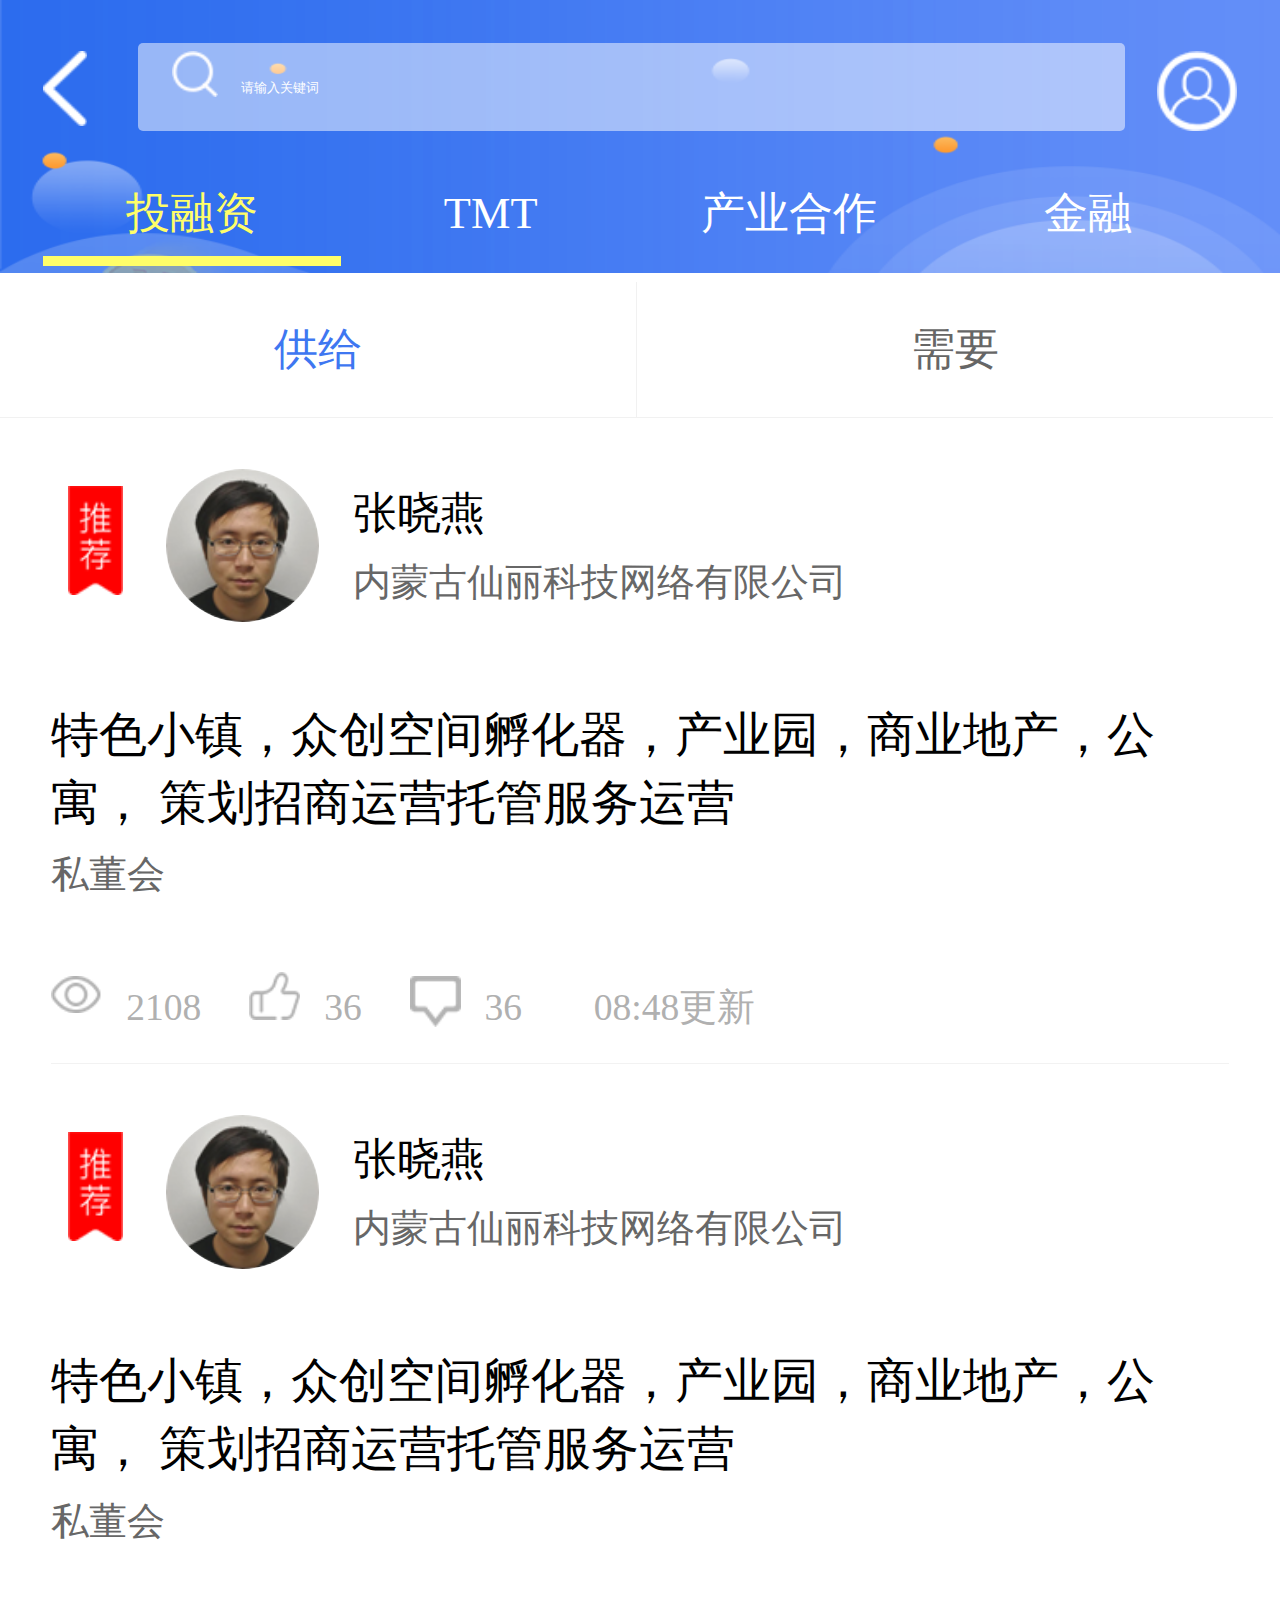
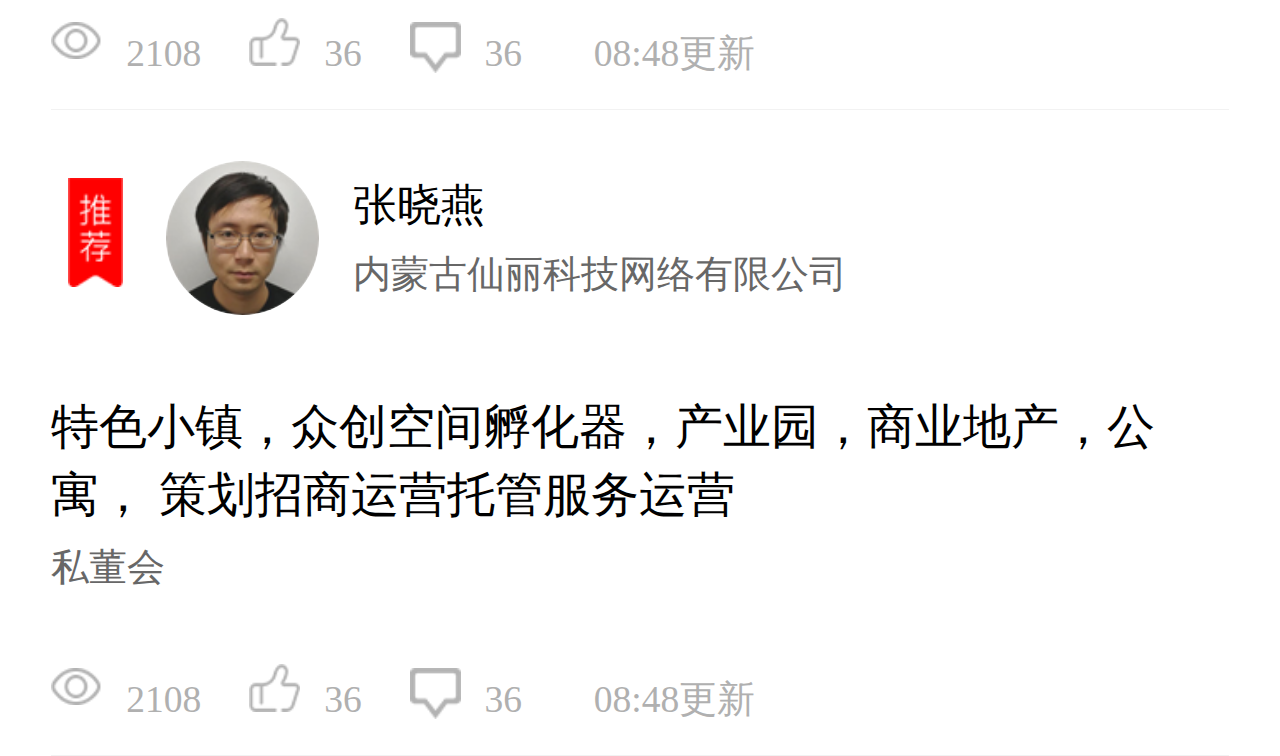
<file: html/opportunityFinance.html>
<!DOCTYPE html>
<html lang="en">
<head>
    <meta charset="UTF-8">
    <meta name="viewport" content="maximum-scale=1.0,minimum-scale=1.0,user-scalable=0,width=device-width,initial-scale=1.0"/>
    <meta name = "format-detection" content = "telephone=no">
    <title>机会--投融资</title>
    <link rel="stylesheet" href="../css/news.css">
</head>
<body>
	<div class="outBox">
		<div class="finaceBox">
			<div class="oppmessageBox">
				<!--头部-->
				<div class="finaceTitle clear">
					<div class="clear">
						<div class="newsback pull-left">
							<img src="../image/jn-image/back.png" alt="" />
						</div>
						<div class="search pull-left">
							<div class="searchImg"><img src="../image/jn-image/search.png"/></div>
							<input type="text" name="" id="" value="" placeholder="请输入关键词"/>
						</div>
						<div class="person pull-right">
							<img src="../image/jn-image/person.png"/>
						</div>
					</div>
					<div class="finaceMeauOne">
						<ul class="finaceUlOne">
							<li class="pull-left finaceUlOneActive" style="color: #fffe69;">
								投融资
							</li>
							<li class="pull-left">
								TMT
							</li>
							<li class="pull-left">
								产业合作
							</li>
							<li class="pull-left">
								金融
							</li>
						</ul>
					</div>
				</div>
				<!--内容-->
				<div class="finaceMeau">
					<ul class="finaceUl clear"> 
						<li class="pull-left" style="color: #3e77f1;">供给</li>
						<li class="pull-left">需要</li>
					</ul>
				</div>
				<div class="finaceCoontent">
					<ul class="hotMenu">
						<li>
							<div class="topBox clear">
								<div class="tuijie pull-left">
									<img src="../image/jn-image/tuijie.png" alt="" />
								</div>
								<div class="hotHead pull-left">
									<img src="../image/jn-image/hot.png" alt="" />
								</div>
								<div class="hotMessage pull-left">
									<div class="hotName">张晓燕</div>
									<div class="partnerAdss">内蒙古仙丽科技网络有限公司</div>
								</div>
							</div>
							<div class="middleBox">
								<div class="hotContent">
									特色小镇，众创空间孵化器，产业园，商业地产，公寓，
	策划招商运营托管服务运营
								</div>
								<div class="hotAdress">私董会</div>
							</div>
							<div class="bottomBox clear">
								<div class="eyeBox pull-left">
									<img src="../image/jn-image/eye.png" alt="" />
								</div>
								<div class="bottomZi pull-left">2108</div>
								<div class="zanBox pull-left">
									<img src="../image/jn-image/zan.png" alt="" />
								</div>
								<div class="bottomZi pull-left">36</div>
								<div class="mesBox pull-left">
									<img src="../image/jn-image/mes.png" alt="" />
								</div>
								<div class="bottomZi pull-left">36</div>
								<div class="bottomZi pull-left">08:48更新</div>
							</div>
						</li>
						<li>
							<div class="topBox clear">
								<div class="tuijie pull-left">
									<img src="../image/jn-image/tuijie.png" alt="" />
								</div>
								<div class="hotHead pull-left">
									<img src="../image/jn-image/hot.png" alt="" />
								</div>
								<div class="hotMessage pull-left">
									<div class="hotName">张晓燕</div>
									<div class="partnerAdss">内蒙古仙丽科技网络有限公司</div>
								</div>
							</div>
							<div class="middleBox">
								<div class="hotContent">
									特色小镇，众创空间孵化器，产业园，商业地产，公寓，
	策划招商运营托管服务运营
								</div>
								<div class="hotAdress">私董会</div>
							</div>
							<div class="bottomBox clear">
								<div class="eyeBox pull-left">
									<img src="../image/jn-image/eye.png" alt="" />
								</div>
								<div class="bottomZi pull-left">2108</div>
								<div class="zanBox pull-left">
									<img src="../image/jn-image/zan.png" alt="" />
								</div>
								<div class="bottomZi pull-left">36</div>
								<div class="mesBox pull-left">
									<img src="../image/jn-image/mes.png" alt="" />
								</div>
								<div class="bottomZi pull-left">36</div>
								<div class="bottomZi pull-left">08:48更新</div>
							</div>
						</li>
						<li>
							<div class="topBox clear">
								<div class="tuijie pull-left">
									<img src="../image/jn-image/tuijie.png" alt="" />
								</div>
								<div class="hotHead pull-left">
									<img src="../image/jn-image/hot.png" alt="" />
								</div>
								<div class="hotMessage pull-left">
									<div class="hotName">张晓燕</div>
									<div class="partnerAdss">内蒙古仙丽科技网络有限公司</div>
								</div>
							</div>
							<div class="middleBox">
								<div class="hotContent">
									特色小镇，众创空间孵化器，产业园，商业地产，公寓，
	策划招商运营托管服务运营
								</div>
								<div class="hotAdress">私董会</div>
							</div>
							<div class="bottomBox clear">
								<div class="eyeBox pull-left">
									<img src="../image/jn-image/eye.png" alt="" />
								</div>
								<div class="bottomZi pull-left">2108</div>
								<div class="zanBox pull-left">
									<img src="../image/jn-image/zan.png" alt="" />
								</div>
								<div class="bottomZi pull-left">36</div>
								<div class="mesBox pull-left">
									<img src="../image/jn-image/mes.png" alt="" />
								</div>
								<div class="bottomZi pull-left">36</div>
								<div class="bottomZi pull-left">08:48更新</div>
							</div>
						</li>
					</ul>
				</div>
			</div> 
			<!--底部导航-->
			<!--<div class="footMenu">
				<ul class="footUl clear">
					<li class="pull-left">
						<div class="footImg">
							<img src="../image/jn-image/foot1.png" alt="" />
						</div>
						<span>党的关怀</span>
					</li>
					<li class="pull-left">
						<div class="footImg">
							<img src="../image/jn-image/foot2.png" alt="" />
						</div>
						<span>行会商会</span>
					</li>
					<li class="pull-left">
						<div class="footImgOne">
							<img src="../image/jn-image/foot3.png" alt="" />
						</div>
					</li>
					<li class="pull-left">
						<div class="footImg">
							<img src="../image/jn-image/foot4.png" alt="" />
						</div>
						<span>企业服务</span>
					</li>
					<li class="pull-left">
						<div class="footImg">
							<img src="../image/jn-image/foot5.png" alt="" />
						</div>
						<span>个人中心</span>
					</li>
				</ul>
			</div>-->
		</div>
	</div>
</body>
</html>
<script type="text/javascript" src="../js/jquery.min.js"></script>
<script type="text/javascript">
	$('.finaceUl li').click(function(){
		$(this).css('color','#3e77f1');
		$(this).siblings().css('color','#666666');
	})
	$('.finaceUlOne li').click(function(){
		$(this).siblings().removeClass('finaceUlOneActive');
		$(this).addClass('finaceUlOneActive');
		$(this).css('color','#fffe69');
		$(this).siblings().css('color','#ffffff');
	})
</script>
</file>
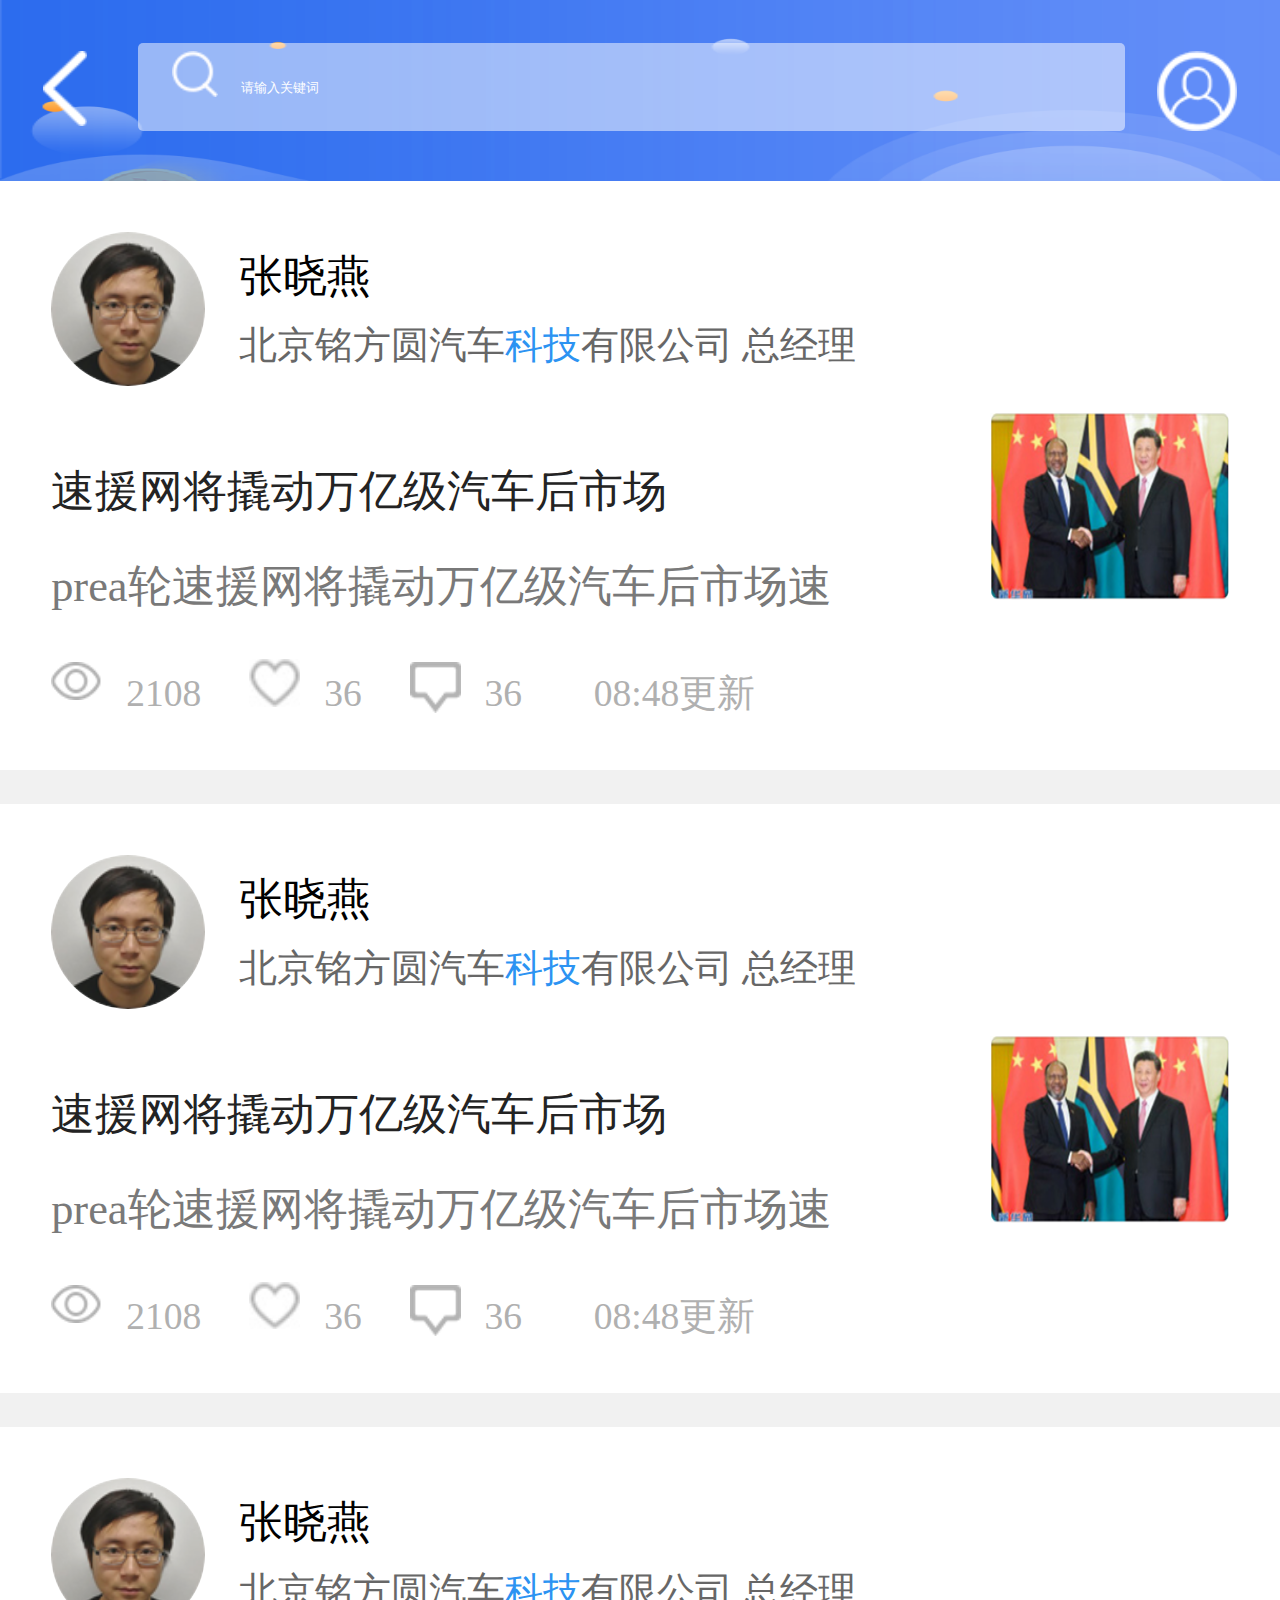
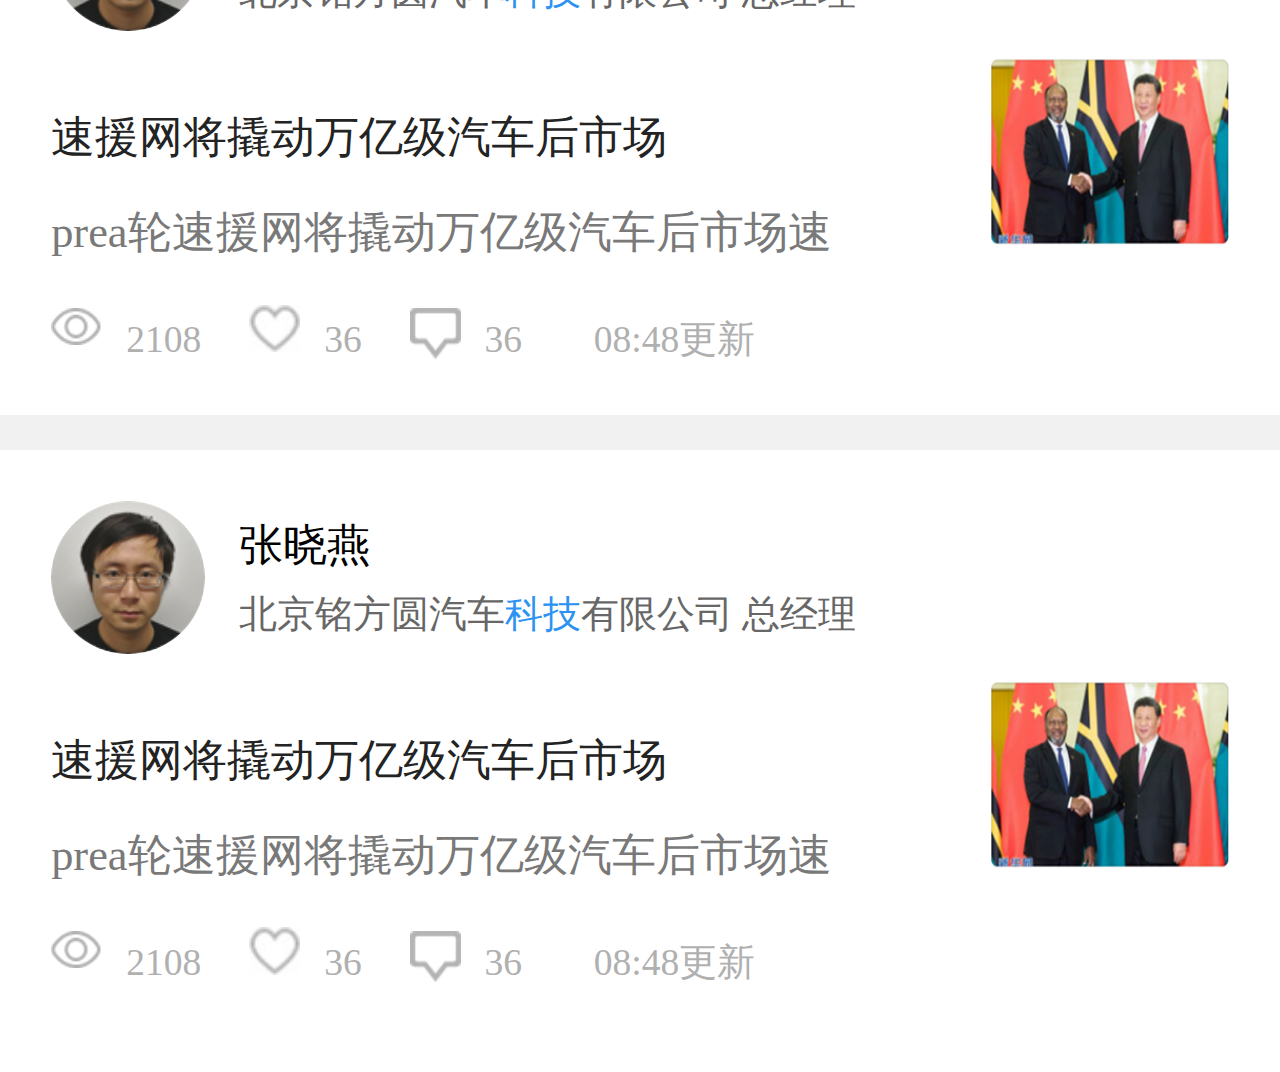
<file: html/opportunitySearch.html>
<!DOCTYPE html>
<html lang="en">
<head>
    <meta charset="UTF-8">
    <meta name="viewport" content="maximum-scale=1.0,minimum-scale=1.0,user-scalable=0,width=device-width,initial-scale=1.0"/>
    <meta name = "format-detection" content = "telephone=no">
    <title>机会--搜索</title>
    <link rel="stylesheet" href="../css/news.css">
</head>
<body>
	<div class="outBox">
		<div class="oppbigBox">
			<div class="oppmessageBox">
				<!--头部-->
				<div class="newsTitle clear">
					<div class="newsback pull-left">
						<img src="../image/jn-image/back.png" alt="" />
					</div>
					<div class="search pull-left">
						<div class="searchImg"><img src="../image/jn-image/search.png"/></div>
						<input type="text" name="" id="" value="" placeholder="请输入关键词"/>
					</div>
					<div class="person pull-right">
						<img src="../image/jn-image/person.png"/>
					</div>
				</div>
				<!--内容-->
				<div class="searchCoontent">
					<ul class="serachUl">
						<li>
							<div class="topBox clear">
								<div class="hotHeadOne pull-left">
									<img src="../image/jn-image/hot.png" alt="" />
								</div>
								<div class="hotMessage pull-left">
									<div class="hotName">张晓燕</div>
									<div class="partnerAdss">北京铭方圆汽车<span class="blueColor">科技</span>有限公司  总经理</div>
								</div>
							</div>
							<div class="clear">
								<div class="searchLeft pull-left">
									<div class="searchTitle">
										速援网将撬动万亿级汽车后市场
									</div>
									<div class="searchAdss">
										prea轮速援网将撬动万亿级汽车后市场速
									</div>
								</div>
								<div class="searchRight pull-right">
									<img src="../image/jn-image/tu.png" alt="" />
								</div>
							</div>
							<div class="bottomBox clear">
								<div class="eyeBox pull-left">
									<img src="../image/jn-image/eye.png" alt="" />
								</div>
								<div class="bottomZi pull-left">2108</div>
								<div class="zanBox pull-left">
									<img src="../image/jn-image/like_03.jpg" alt="" />
								</div>
								<div class="bottomZi pull-left">36</div>
								<div class="mesBox pull-left">
									<img src="../image/jn-image/mes.png" alt="" />
								</div>
								<div class="bottomZi pull-left">36</div>
								<div class="bottomZi pull-left">08:48更新</div>
							</div>
						</li>
						<li>
							<div class="topBox clear">
								<div class="hotHeadOne pull-left">
									<img src="../image/jn-image/hot.png" alt="" />
								</div>
								<div class="hotMessage pull-left">
									<div class="hotName">张晓燕</div>
									<div class="partnerAdss">北京铭方圆汽车<span class="blueColor">科技</span>有限公司  总经理</div>
								</div>
							</div>
							<div class="clear">
								<div class="searchLeft pull-left">
									<div class="searchTitle">
										速援网将撬动万亿级汽车后市场
									</div>
									<div class="searchAdss">
										prea轮速援网将撬动万亿级汽车后市场速
									</div>
								</div>
								<div class="searchRight pull-right">
									<img src="../image/jn-image/tu.png" alt="" />
								</div>
							</div>
							<div class="bottomBox clear">
								<div class="eyeBox pull-left">
									<img src="../image/jn-image/eye.png" alt="" />
								</div>
								<div class="bottomZi pull-left">2108</div>
								<div class="zanBox pull-left">
									<img src="../image/jn-image/like_03.jpg" alt="" />
								</div>
								<div class="bottomZi pull-left">36</div>
								<div class="mesBox pull-left">
									<img src="../image/jn-image/mes.png" alt="" />
								</div>
								<div class="bottomZi pull-left">36</div>
								<div class="bottomZi pull-left">08:48更新</div>
							</div>
						</li>
						<li>
							<div class="topBox clear">
								<div class="hotHeadOne pull-left">
									<img src="../image/jn-image/hot.png" alt="" />
								</div>
								<div class="hotMessage pull-left">
									<div class="hotName">张晓燕</div>
									<div class="partnerAdss">北京铭方圆汽车<span class="blueColor">科技</span>有限公司  总经理</div>
								</div>
							</div>
							<div class="clear">
								<div class="searchLeft pull-left">
									<div class="searchTitle">
										速援网将撬动万亿级汽车后市场
									</div>
									<div class="searchAdss">
										prea轮速援网将撬动万亿级汽车后市场速
									</div>
								</div>
								<div class="searchRight pull-right">
									<img src="../image/jn-image/tu.png" alt="" />
								</div>
							</div>
							<div class="bottomBox clear">
								<div class="eyeBox pull-left">
									<img src="../image/jn-image/eye.png" alt="" />
								</div>
								<div class="bottomZi pull-left">2108</div>
								<div class="zanBox pull-left">
									<img src="../image/jn-image/like_03.jpg" alt="" />
								</div>
								<div class="bottomZi pull-left">36</div>
								<div class="mesBox pull-left">
									<img src="../image/jn-image/mes.png" alt="" />
								</div>
								<div class="bottomZi pull-left">36</div>
								<div class="bottomZi pull-left">08:48更新</div>
							</div>
						</li>
						<li>
							<div class="topBox clear">
								<div class="hotHeadOne pull-left">
									<img src="../image/jn-image/hot.png" alt="" />
								</div>
								<div class="hotMessage pull-left">
									<div class="hotName">张晓燕</div>
									<div class="partnerAdss">北京铭方圆汽车<span class="blueColor">科技</span>有限公司  总经理</div>
								</div>
							</div>
							<div class="clear">
								<div class="searchLeft pull-left">
									<div class="searchTitle">
										速援网将撬动万亿级汽车后市场
									</div>
									<div class="searchAdss">
										prea轮速援网将撬动万亿级汽车后市场速
									</div>
								</div>
								<div class="searchRight pull-right">
									<img src="../image/jn-image/tu.png" alt="" />
								</div>
							</div>
							<div class="bottomBox clear">
								<div class="eyeBox pull-left">
									<img src="../image/jn-image/eye.png" alt="" />
								</div>
								<div class="bottomZi pull-left">2108</div>
								<div class="zanBox pull-left">
									<img src="../image/jn-image/like_03.jpg" alt="" />
								</div>
								<div class="bottomZi pull-left">36</div>
								<div class="mesBox pull-left">
									<img src="../image/jn-image/mes.png" alt="" />
								</div>
								<div class="bottomZi pull-left">36</div>
								<div class="bottomZi pull-left">08:48更新</div>
							</div>
						</li>
					</ul>
				</div>
			</div> 
			<!--底部导航-->
			<!--<div class="footMenu">
				<ul class="footUl clear">
					<li class="pull-left">
						<div class="footImg">
							<img src="../image/jn-image/foot1.png" alt="" />
						</div>
						<span>党的关怀</span>
					</li>
					<li class="pull-left">
						<div class="footImg">
							<img src="../image/jn-image/foot2.png" alt="" />
						</div>
						<span>行会商会</span>
					</li>
					<li class="pull-left">
						<div class="footImgOne">
							<img src="../image/jn-image/foot3.png" alt="" />
						</div>
					</li>
					<li class="pull-left">
						<div class="footImg">
							<img src="../image/jn-image/foot4.png" alt="" />
						</div>
						<span>企业服务</span>
					</li>
					<li class="pull-left">
						<div class="footImg">
							<img src="../image/jn-image/foot5.png" alt="" />
						</div>
						<span>个人中心</span>
					</li>
				</ul>
			</div>-->
		</div>
	</div>
</body>
</html>
</file>
<file: css/index.css>
@font-face {
  font-family: 'iconfont';
  src: url('//at.alicdn.com/t/font_461812_x4ubnlpkjn6rbe29.eot');
  src: url('//at.alicdn.com/t/font_461812_x4ubnlpkjn6rbe29.eot?#iefix') format('embedded-opentype'), url('//at.alicdn.com/t/font_461812_x4ubnlpkjn6rbe29.woff') format('woff'), url('//at.alicdn.com/t/font_461812_x4ubnlpkjn6rbe29.ttf') format('truetype'), url('//at.alicdn.com/t/font_461812_x4ubnlpkjn6rbe29.svg#iconfont') format('svg');
  
  /* project id 461812 */
}
* {
  margin: 0;
  padding: 0;
}
html,
body {
  width: 100%;
  overflow: scroll;
  font-family: "微软雅黑";
  background: #f1f1f1;
}
img {
  max-width: 100%;
}
/*清浮动*/
.clear:after {
  content: '\20';
  display: block;
  height: 0;
  clear: both;
}
.pull-left {
  float: left;
}
.pull-right {
  float: right;
}
/*截字符*/
.fontOver {
  overflow: hidden;
  text-overflow: ellipsis;
  white-space: nowrap;
}
ul,
li {
  list-style: none;
}
a {
  text-decoration: none;
}
em,
i {
  font-style: normal;
}
[v-cloak] {
  display: none;
}
.indexBox {
  position: relative;
  height: 100%;
}
.content {
  overflow: auto;
  z-index: 1;
}
.topBox {
  height: 86vw;
  padding-top: 3.33333333vw;
  background: url(../image/index.png) no-repeat;
  background-size: 100% 100%;
  background-color: #FFFFFF;
}
.searchBox {
  height: 6.93333333vw;
  margin-left: 3.33333333vw;
}
.back {
  width: 3.46666667vw;
  margin-top: 0.66666667vw;
}
.back img {
  width: 100%;
}
.search {
  margin-left: 4vw;
  position: relative;
}
.search input {
  width: 69.06666667vw;
  height: 6.93333333vw;
  padding-left: 8vw;
  background: #9d9d9d;
  border-radius: 5px;
  outline: 0;
  border: 0;
  color: #FFFFFF;
}
.search input::-webkit-input-placeholder {
  color: #FFFFFF;
}
.searchImg {
  width: 3.6vw;
  height: 3.6vw;
  position: absolute;
  left: 2.66666667vw;
  top: 0.66666667vw;
  z-index: 2;
}
.searchImg img {
  width: 100%;
  height: 100%;
}
.person {
  width: 6.26666667vw;
  height: 6.26666667vw;
  margin-left: 2.4vw;
}
.person img {
  width: 100%;
}
.headBox {
  width: 38vw;
  height: 12vw;
  margin-top: 6.66666667vw;
  margin-left: 29.33333333vw;
}
.headImg {
  width: 12vw;
  height: 12vw;
  border-radius: 6vw;
}
.headImg img {
  width: 100%;
  height: 100%;
}
.nameBox {
  width: 24.66666667vw;
  margin-left: 1.33333333vw;
}
.imgBox {
  width: 6vw;
  height: 6vw;
}
.imgBox img {
  width: 100%;
  height: 100%;
}
.name {
  font-size: 4vw;
  color: #FFFFFF;
  font-family: "微软雅黑";
}
.numBox {
  width: 22.66666667vw;
  height: 4vw;
  padding-left: 1.33333333vw;
  line-height: 4vw;
  background: #1b62f1;
  font-size: 3.2vw;
  color: #FFFFFF;
  font-family: "微软雅黑";
  border-radius: 0.66666667vw;
}
.menuBox {
  width: 100%;
  height: 18.66666667vw;
  margin-top: 13.86666667vw;
}
.menuUl li {
  width: 20%;
  height: 100%;
  text-align: center;
}
.menuImg {
  margin: 0 auto;
  width: 11.33333333vw;
  height: 12.66666667vw;
}
.menuImg img {
  width: 100%;
  height: 100%;
}
.menuName {
  font-size: 3.2vw;
  color: #3f3f3f;
  text-align: center;
  margin-top: 2vw;
}
.advertisement {
  width: 93.33333333vw;
  height: 18vw;
  margin: 6.4vw auto 0;
}
.studyBox {
  margin-top: 2vw;
  height: 41.73333333vw;
  padding: 4.93333333vw 2.66666667vw 0;
  background-color: #FFFFFF;
}
.titleBox {
  height: 5.6vw;
  line-height: 5.6vw;
}
.titleName {
  border-left: 1.33333333vw solid #24afff;
  border-radius: 0.4vw;
  padding-left: 2vw;
  font-size: 4vw;
  color: #000000;
}
.more {
  font-size: 3.2vw;
  color: #000000;
}
.studyContent {
  height: 28.53333333vw;
  margin-top: 3.33333333vw;
}
.contentBox {
  width: 48.5%;
  height: 100%;
}
.leftMessage {
  width: 61%;
  height: 100%;
}
.mesOne {
  height: 7.73333333vw;
  line-height: 7.73333333vw;
  font-size: 3.73333333vw;
  color: #181718;
  font-weight: bold;
}
.mesOne img {
  width: 2.66666667vw;
  height: 4vw;
}
.mesTwo {
  color: #a5a5a5;
  font-size: 3.2vw;
}
.mesThree {
  color: #666666;
  font-size: 2.93333333vw;
  margin-top: 2.66666667vw;
}
.mesFour {
  height: 4vw;
  margin-top: 3.06666667vw;
}
.mesFour .newPrice {
  font-size: 4.53333333vw;
  color: #f61923;
}
.mesFour .oddPrice {
  margin-left: 2vw;
  margin-top: 1.06666667vw;
  font-size: 2.93333333vw;
  color: #a5a5a5;
  text-decoration: line-through;
}
.rightImg {
  width: 38%;
  height: 100%;
}
.rightImg img {
  width: 100%;
  height: 100%;
}
.recommendBox {
  margin-top: 2vw;
  padding: 4.93333333vw 2.66666667vw 0;
  background-color: #FFFFFF;
}
.recommendContent {
  margin-top: 3.33333333vw;
}
.recomDiv {
  height: 20.66666667vw;
}
.leftBox {
  width: 5.6vw;
  height: 6.66666667vw;
}
.leftBox img {
  width: 100%;
  height: 100%;
}
.rightBox {
  margin-left: 2.66666667vw;
  width: 85.33333333vw;
}
.touxiang {
  width: 12.93333333vw;
  height: 12.93333333vw;
  border-radius: 6.4vw;
  margin-top: 2vw;
}
.touxiang img {
  width: 100%;
  height: 100%;
}
.personMess {
  margin-left: 2.66666667vw;
  width: 47.73333333vw;
}
.personOne {
  height: 6.66666667vw;
  line-height: 6.66666667vw;
  color: #000;
  font-size: 3.46666667vw;
}
.personTwo {
  height: 6.66666667vw;
  line-height: 6.66666667vw;
  color: #676767;
  font-size: 3.2vw;
}
.position {
  color: #676767;
  font-size: 2.66666667vw;
  width: 14vw;
  height: 4.66666667vw;
  text-align: center;
  line-height: 4.66666667vw;
  background: #ebf8ff;
}
.tuijian {
  color: #676767;
  font-size: 2.66666667vw;
  width: 8vw;
  height: 4.66666667vw;
  text-align: center;
  line-height: 4.66666667vw;
  border: 1px solid #dcdcdc;
  margin-left: 1.6vw;
  border-radius: 0.66666667vw;
}
.add {
  width: 20vw;
  height: 9.33333333vw;
  margin-top: 4vw;
  border-left: 1px solid #e7e7e7;
}
.addMore {
  width: 20vw;
  height: 6.66666667vw;
  line-height: 6.66666667vw;
  border-radius: 2.66666667vw;
  background: #c6ebfe;
  text-align: center;
  color: #0038b3;
  font-size: 3.46666667vw;
  margin-left: 3.2vw;
  margin-top: 1.33333333vw;
}
.service {
  width: 95.2vw;
  height: 23.6vw;
  border-radius: 2vw;
  box-shadow: 0 0 0 2px #ededed;
}
.seviceLeft {
  width: 16.53333333vw;
  height: 17.33333333vw;
  border-right: 1px solid #ff0000;
  margin-top: 3.33333333vw;
}
.seviceTitle {
  width: 9.06666667vw;
  height: 10.53333333vw;
  margin: 3.86666667vw auto 0;
}
.seviceTitle img {
  width: 100%;
  height: 100%;
}
.serviceUl {
  margin-top: 3.33333333vw;
  margin-left: 2.66666667vw;
}
.serviceUl li {
  height: 4.4vw;
  line-height: 4.4vw;
}
.serviceUl li div {
  font-size: 3.2vw;
  color: #181718;
}
.oneDiv {
  width: 65.33333333vw;
}
.nineServices {
  margin-top: 5.33333333vw;
  padding-bottom: 4vw;
}
.nineBox {
  height: 38.66666667vw;
  margin-top: 2vw;
}
.personalService {
  margin-top: 2vw;
  background: #FFFFFF;
  padding: 4.93333333vw 2.66666667vw 16vw;
}
.personalBox {
  margin-top: 3.06666667vw;
}
.footMenu {
  width: 100%;
  height: 13.33333333vw;
  position: fixed;
  bottom: 0;
  z-index: 3;
  background: #FFFFFF;
  border-top: 1px solid #e0e0e0;
}
.footUl li {
  width: 20%;
  text-align: center;
}
.footUl li span {
  font-size: 2.66666667vw;
  color: #9b9b9b;
}
.footImg {
  width: 5.33333333vw;
  height: 5.33333333vw;
  margin: 1.33333333vw auto 0;
}
.footImg img {
  width: 100%;
  height: 100%;
}
.footImgOne {
  width: 13.86666667vw;
  height: 7.33333333vw;
  margin: 3.33333333vw auto 0;
}
.footImgOne img {
  width: 100%;
  height: 100%;
}
.detailBox {
  height: 68.8vw;
  position: relative;
}
.detailSearch {
  width: 100%;
  height: 59.33333333vw;
  background: url(../image/detail.png) no-repeat;
  background-size: 100% 100%;
}
.detailSearchBox {
  height: 6.93333333vw;
  padding-top: 2.93333333vw;
  margin-left: 3.73333333vw;
}
.searchdetali {
  margin-left: 4vw;
  position: relative;
}
.searchdetali input {
  width: 69.06666667vw;
  height: 6.93333333vw;
  padding-left: 8vw;
  background: rgba(236, 240, 249, 0.8);
  border-radius: 3.33333333vw;
  outline: 0;
  border: 0;
  color: #2b2b2c;
}
.searchdetali input::-webkit-input-placeholder {
  color: #2b2b2c;
}
.homeImg {
  width: 4.8vw;
  height: 4vw;
  margin-left: 2.4vw;
}
.homeImg img {
  width: 100%;
}
.detailMenu {
  width: 94.66666667vw;
  height: 26.66666667vw;
  border-radius: 3px;
  background: #FFFFFF;
  position: absolute;
  top: 42vw;
  left: 2.66666667vw;
  z-index: 3;
}
.detailUl {
  margin-top: 4.53333333vw;
}
.detailUl li {
  width: 20%;
  height: 17.73333333vw;
  text-align: center;
}
.detailUl li span {
  font-size: 3.2vw;
  color: #333333;
}
.detailImg {
  width: 12.93333333vw;
  height: 12.93333333vw;
  margin: 0 auto;
}
.detailImg img {
  width: 100%;
  height: 100%;
}
.noticeBox {
  height: 19.06666667vw;
  margin-top: 2vw;
  background: #FFFFFF;
}
.noticeLeft {
  margin-left: 2.66666667vw;
  margin-top: 4.53333333vw;
  width: 8.4vw;
  height: 9.2vw;
}
.noticeLeft img {
  width: 100%;
  height: 100%;
}
.noticeRight {
  height: 10vw;
  width: 79.33333333vw;
  margin-left: 2.66666667vw;
  margin-top: 4.53333333vw;
  border-left: 1px solid #f0f0f0;
  color: #030303;
  font-size: 4vw;
  padding-left: 2.66666667vw;
}
.activitBox {
  margin-top: 2vw;
  background: #FFFFFF;
  padding: 2.66666667vw 4vw 0;
}
.activitImg {
  margin-top: 2.66666667vw;
  height: 35.6vw;
  border-top: 1px solid #eeeeee;
  padding: 3.6vw 0;
}
.dynamicBox {
  margin-top: 2vw;
  background: #FFFFFF;
  height: 100%;
  padding: 2.66666667vw 4vw 0;
}
.dynamicContent {
  margin-top: 2.66666667vw;
  border-top: 1px solid #eeeeee;
  padding: 4vw 0;
}
.dynamicUl li {
  height: 6.4vw;
  line-height: 6.4vw;
}
.dynamicUl li span {
  display: block;
  color: #393f44;
  font-size: 3.2vw;
  height: 6.4vw;
}
.dynamicUl li .spanOne {
  width: 70%;
  overflow: hidden;
}
.dynamicUl li .spanTwo {
  width: 23%;
}
.yuan {
  width: 2vw;
  height: 2vw;
  margin-right: 2vw;
  margin-top: 2.66666667vw;
}
</file>
<file: css/news.css>
* {
  margin: 0;
  padding: 0;
}
html,
body {
  width: 100%;
  overflow: scroll;
  font-family: "微软雅黑";
  background: #fff;
}
img {
  max-width: 100%;
}
/*清浮动*/
.clear:after {
  content: '\20';
  display: block;
  height: 0;
  clear: both;
}
.pull-left {
  float: left;
}
.pull-right {
  float: right;
}
/*截字符*/
.fontOver {
  overflow: hidden;
  text-overflow: ellipsis;
  white-space: nowrap;
}
ul,
li {
  list-style: none;
}
a {
  text-decoration: none;
}
em,
i {
  font-style: normal;
}
[v-cloak] {
  display: none;
}
.bigBox {
  position: relative;
  height: 100%;
}
.messageBox {
  overflow: auto;
  z-index: 1;
}
.newsTitle {
  height: 14.13333333vw;
  background: url(../image/jn-image/bg.png) no-repeat;
  background-size: 100% 100%;
  padding: 0 3.33333333vw;
}
.newsback {
  width: 3.46666667vw;
  margin-top: 4vw;
}
.newsback img {
  width: 100%;
}
.person {
  width: 6.26666667vw;
  height: 6.26666667vw;
  margin-top: 4vw;
}
.person img {
  width: 100%;
}
.biaoti {
  width: 20vw;
  height: 5.33333333vw;
  margin-top: 4.66666667vw;
  margin-left: 34.66666667vw;
}
.biaoti img {
  width: 100%;
}
.newsMenu {
  font-size: 3.46666667vw;
  color: #636c74;
  height: 11.57894737vw;
  line-height: 12.57142857, 5vw;
  border-bottom: 1px solid #e0e0e0;
  position: relative;
  padding-left: 2.66666667vw;
}
.newsActive a {
  color: #2c93f2;
  font-weight: bold;
}
.swiper-slide a {
  color: #636c74;
}
.newsMore {
  position: absolute;
  right: 3.33333333vw;
  top: 4vw;
  width: 4.26666667vw !important;
  height: 4vw !important;
}
.newsMore img {
  width: 100% !important;
}
.newsContent {
  padding: 0 4.66666667vw 13.33333333vw;
}
.newsUl li {
  height: 27.33333333vw;
  border-bottom: 1px solid #f9fafb;
}
.newsZi {
  margin-top: 4.66666667vw;
  height: 13.33333333vw;
  font-size: 4.53333333vw;
  color: #222222;
  line-height: 6.66666667vw;
  overflow: hidden;
}
.newsTime {
  font-size: 2.93333333vw;
  color: #aab2b9;
  margin-top: 3.33333333vw;
}
.footMenu {
  width: 100%;
  height: 13.33333333vw;
  position: fixed;
  bottom: 0;
  z-index: 13;
  background: #FFFFFF;
  border-top: 1px solid #e0e0e0;
}
.footUl li {
  width: 20%;
  text-align: center;
}
.footUl li span {
  font-size: 2.66666667vw;
  color: #9b9b9b;
}
.footImg {
  width: 5.33333333vw;
  height: 5.33333333vw;
  margin: 1.33333333vw auto 0;
}
.footImg img {
  width: 100%;
  height: 100%;
}
.footImgOne {
  width: 13.86666667vw;
  height: 7.33333333vw;
  margin: 3.33333333vw auto 0;
}
.footImgOne img {
  width: 100%;
  height: 100%;
}
.currentContent {
  padding: 0 4.66666667vw 13.33333333vw;
}
.currentnewsUl li {
  border-bottom: 1px solid #f9fafb;
  padding-bottom: 5.33333333vw;
}
.newsLeft {
  width: 54.66666667vw;
}
.newsRight {
  width: 29.86666667vw;
  height: 19.6vw;
  margin-top: 5.33333333vw;
}
.newsRight img {
  width: 100%;
  height: 100%;
}
.currentImgbox {
  width: 29.86666667vw;
  height: 19.6vw;
  margin-right: 0.4vw;
}
.currentImgbox img {
  width: 100%;
  height: 100%;
}
.currentImgbox:last-child {
  margin-right: 0;
}
.boxImg {
  margin-top: 4vw;
  width: 100%;
  height: 51.33333333vw;
}
.boxImg img {
  width: 100%;
  height: 100%;
}
.newsMenuTwo {
  margin-top: 2.66666667vw;
  font-size: 2.66666667vw;
  padding: 0 1.33333333vw;
}
.newsMenuTwoStyle {
  background: #f9f9f9 !important;
  border-radius: 3px !important;
  color: #939395 !important;
}
.newsMenuTwoStyleActive {
  background: #2c93f2 !important;
  border-radius: 3px !important;
  color: #fff !important;
}
.outBox {
  position: relative;
  z-index: 1;
}
.oppbigBox {
  background: #f1f1f1;
  position: relative;
  z-index: 2;
}
.oppmessageBox {
  position: relative;
  z-index: 4;
}
.search {
  margin-left: 4vw;
  margin-top: 3.33333333vw;
  position: relative;
}
.search input {
  width: 69.06666667vw;
  height: 6.93333333vw;
  padding-left: 8vw;
  background: rgba(255, 255, 255, 0.5);
  border-radius: 5px;
  outline: 0;
  border: 0;
  color: #FFFFFF;
}
.search input::-webkit-input-placeholder {
  color: #FFFFFF;
}
.searchImg {
  width: 3.6vw;
  height: 3.6vw;
  position: absolute;
  left: 2.66666667vw;
  top: 0.66666667vw;
  z-index: 2;
}
.searchImg img {
  width: 100%;
  height: 100%;
}
.oppContent {
  position: relative;
  height: 40vw;
}
.opportunityImg {
  height: 40vw;
  position: absolute;
  z-index: 1;
}
.opportunityImg img {
  width: 100%;
  height: 100%;
}
.publishBtn {
  position: absolute;
  width: 20.4vw;
  height: 7.46666667vw;
  background: #301757;
  color: #FFFFFF;
  line-height: 7.46666667vw;
  text-align: center;
  font-size: 3.2vw;
  z-index: 3;
  border-radius: 3.73333333vw;
  top: 3.33333333vw;
  right: 2.66666667vw;
}
.oppMenu {
  padding: 4.66666667vw 0;
  background: #FFFFFF;
}
.oppMenuUl li {
  width: 25%;
  text-align: center;
}
.oppMenuImg {
  margin: 0 auto;
  width: 10.13333333vw;
  height: 10.13333333vw;
}
.oppMenuImg img {
  width: 100%;
  height: 100%;
}
.oppMenuImg3 {
  margin: 0 auto;
  width: 8vw;
  height: 10.13333333vw;
}
.oppMenuImg3 img {
  width: 100%;
}
.oppMenuImg4 {
  margin: 0 auto;
  width: 12vw;
  height: 10.13333333vw;
}
.oppMenuImg4 img {
  width: 100%;
}
.oppZi {
  margin-top: 3.33333333vw;
  font-size: 3.46666667vw;
  color: #3f3f3f;
}
.partnerBox {
  margin-top: 2vw;
  height: 16.53333333vw;
  background: #FFFFFF;
  padding: 0 3.33333333vw;
}
.partnerImg {
  width: 8.53333333vw;
  height: 8.53333333vw;
  border-radius: 4.26666667vw;
  overflow: hidden;
  margin-top: 4.4vw;
}
.partnerZi {
  margin-left: 2.66666667vw;
  margin-top: 4.4vw;
}
.partnerName {
  font-size: 3.46666667vw;
  color: #000000;
}
.partnerAdss {
  font-size: 2.93333333vw;
  color: #676767;
}
.partnerZitwo {
  font-size: 2.93333333vw;
  color: #2c93f2;
  line-height: 16.53333333vw;
}
.hotOpp {
  margin-top: 2vw;
  background: #FFFFFF;
  padding: 3.33333333vw 2.66666667vw 13.33333333vw;
}
.titleBox {
  height: 5.6vw;
  line-height: 5.6vw;
}
.titleName {
  border-left: 1.33333333vw solid #24afff;
  border-radius: 0.4vw;
  padding-left: 2vw;
  font-size: 4vw;
  color: #000000;
}
.more {
  font-size: 3.2vw;
  color: #000000;
}
.hotMenu {
  height: 100%;
}
.hotMenu li {
  padding: 4vw 0;
  height: 42.4vw;
  border-bottom: 1px solid #f2f2f2;
}
.topBox {
  height: 12.8vw;
}
.tuijie {
  width: 4.26666667vw;
  height: 8.53333333vw;
  margin-top: 1.33333333vw;
  margin-left: 1.33333333vw;
}
.tuijie img {
  width: 100%;
  height: 100%;
}
.hotHead {
  margin-left: 3.33333333vw;
  width: 12vw;
  height: 12vw;
  border-radius: 6vw;
  overflow: hidden;
}
.hotHead img {
  width: 100%;
  height: 100%;
}
.hotMessage {
  margin-left: 2.66666667vw;
}
.hotName {
  font-size: 3.46666667vw;
  color: #000000;
  line-height: 6.93333333vw;
}
.middleBox {
  margin-top: 5.33333333vw;
}
.hotContent {
  font-size: 3.73333333vw;
  color: #000000;
  line-height: 5.33333333vw;
  overflow: hidden;
}
.hotAdress {
  font-size: 2.93333333vw;
  color: #676767;
  line-height: 6vw;
}
.bottomBox {
  margin-top: 3.73333333vw;
  height: 4.93333333vw;
  line-height: 4.93333333vw;
}
.eyeBox {
  margin-top: 1.06666667vw;
  width: 4vw;
  height: 2.93333333vw;
}
.eyeBox img {
  width: 100%;
  height: 100%;
}
.bottomZi {
  margin: 1.06666667vw 3.73333333vw 0 1.86666667vw;
  font-size: 2.93333333vw;
  color: #b0b0b0;
}
.zanBox {
  margin-top: 0.8vw;
  width: 4vw;
  height: 3.73333333vw;
}
.zanBox img {
  width: 100%;
  height: 100%;
}
.mesBox {
  margin-top: 1.06666667vw;
  width: 4vw;
  height: 4vw;
}
.mesBox img {
  width: 100%;
  height: 100%;
}
.publishOpp {
  display: none;
  width: 100%;
  height: 100%;
  background: rgba(102, 102, 102, 0.8);
  position: fixed;
  top: 0;
  left: 0;
  z-index: 15;
}
.tankuang {
  width: 93.33333333vw;
  height: 58.66666667vw;
  padding-top: 13.33333333vw;
  border-radius: 2.66666667vw;
  margin: auto;
  background: #FFFFFF;
  margin-top: 46.66666667vw;
}
.closeImg {
  width: 10.66666667vw;
  height: 10.66666667vw;
  margin: 5.33333333vw auto 0;
}
.closeImg img {
  width: 100%;
  height: 100%;
}
.xuBox {
  margin-left: 17.33333333vw;
  width: 20.26666667vw;
  text-align: center;
}
.xuImg {
  width: 20.26666667vw;
  height: 20.26666667vw;
  border-radius: 10.13333333vw;
}
.xuImg img {
  width: 100%;
  height: 100%;
}
.xuZi {
  font-size: 3.46666667vw;
  color: #a7a7a7;
  margin-top: 4.66666667vw;
}
.tipMessage {
  padding: 0 8.53333333vw;
  color: #0d0d0d;
  font-size: 3.46666667vw;
  margin-top: 6.66666667vw;
  line-height: 6.13333333vw;
  text-align: center;
}
.serachUl li {
  height: 38vw;
  padding: 4vw;
  background: #FFFFFF;
  margin-bottom: 2.66666667vw;
}
.hotHeadOne {
  width: 12vw;
  height: 12vw;
  border-radius: 6vw;
  overflow: hidden;
}
.hotHeadOne img {
  width: 100%;
  height: 100%;
}
.blueColor {
  color: #2c93f2;
}
.searchLeft {
  width: 70.26666667vw;
  height: 16vw;
}
.searchTitle {
  margin-top: 4.8vw;
  width: 100%;
  height: 5.33333333vw;
  line-height: 5.33333333vw;
  overflow: hidden;
  font-size: 3.46666667vw;
  color: #232323;
}
.searchAdss {
  margin-top: 2.4vw;
  width: 100%;
  height: 5.33333333vw;
  font-size: 3.46666667vw;
  color: #797979;
  overflow: hidden;
}
.searchRight {
  width: 18.66666667vw;
  height: 14.66666667vw;
  margin-top: 1.33333333vw;
}
.searchRight img {
  width: 100%;
  height: 100%;
}
.finaceBox {
  background: #fff;
  position: relative;
  z-index: 2;
}
.finaceCoontent {
  padding: 0 4vw;
  background: #FFFFFF;
}
.finaceTitle {
  height: 21.33333333vw;
  background: url(../image/jn-image/bg.png) no-repeat;
  background-size: 100% 100%;
  padding: 0 3.33333333vw;
}
.finaceMeauOne {
  height: 7.06666667vw;
  margin-top: 3.06666667vw;
}
.finaceUlOne li {
  width: 25%;
  text-align: center;
  line-height: 6.66666667vw;
  font-size: 3.46666667vw;
  color: #ffffff;
}
.finaceUlOneActive {
  color: #fffe69;
  border-bottom: 0.8vw solid #fffe69;
}
.finaceMeau {
  background: #FFFFFF;
  margin-top: 0.66666667vw;
}
.finaceUl li {
  width: 49.7%;
  padding: 2.93333333vw 0;
  text-align: center;
  font-size: 3.46666667vw;
  border-bottom: 1px solid #f1f1f1;
  border-right: 1px solid #f1f1f1;
  color: #666666;
}
.finaceUl li:last-child {
  border-right: 0;
}
</file>
